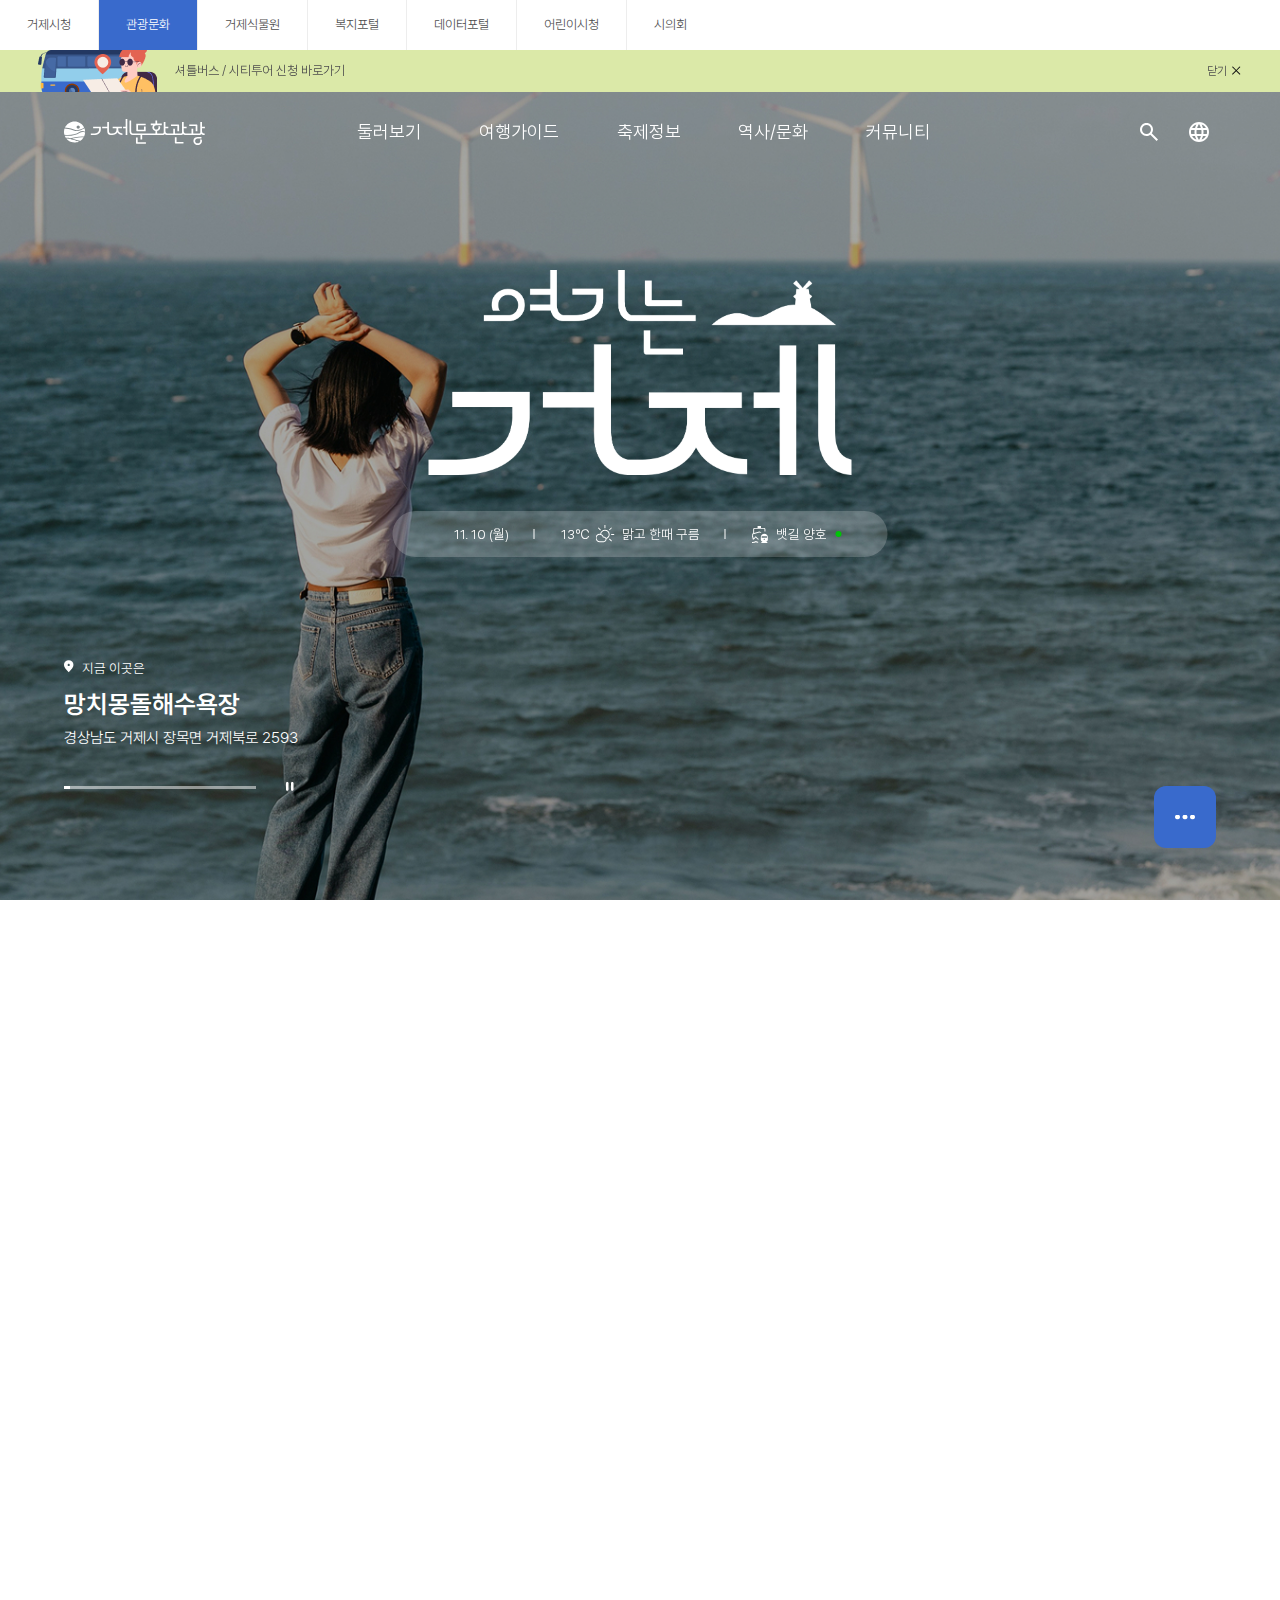
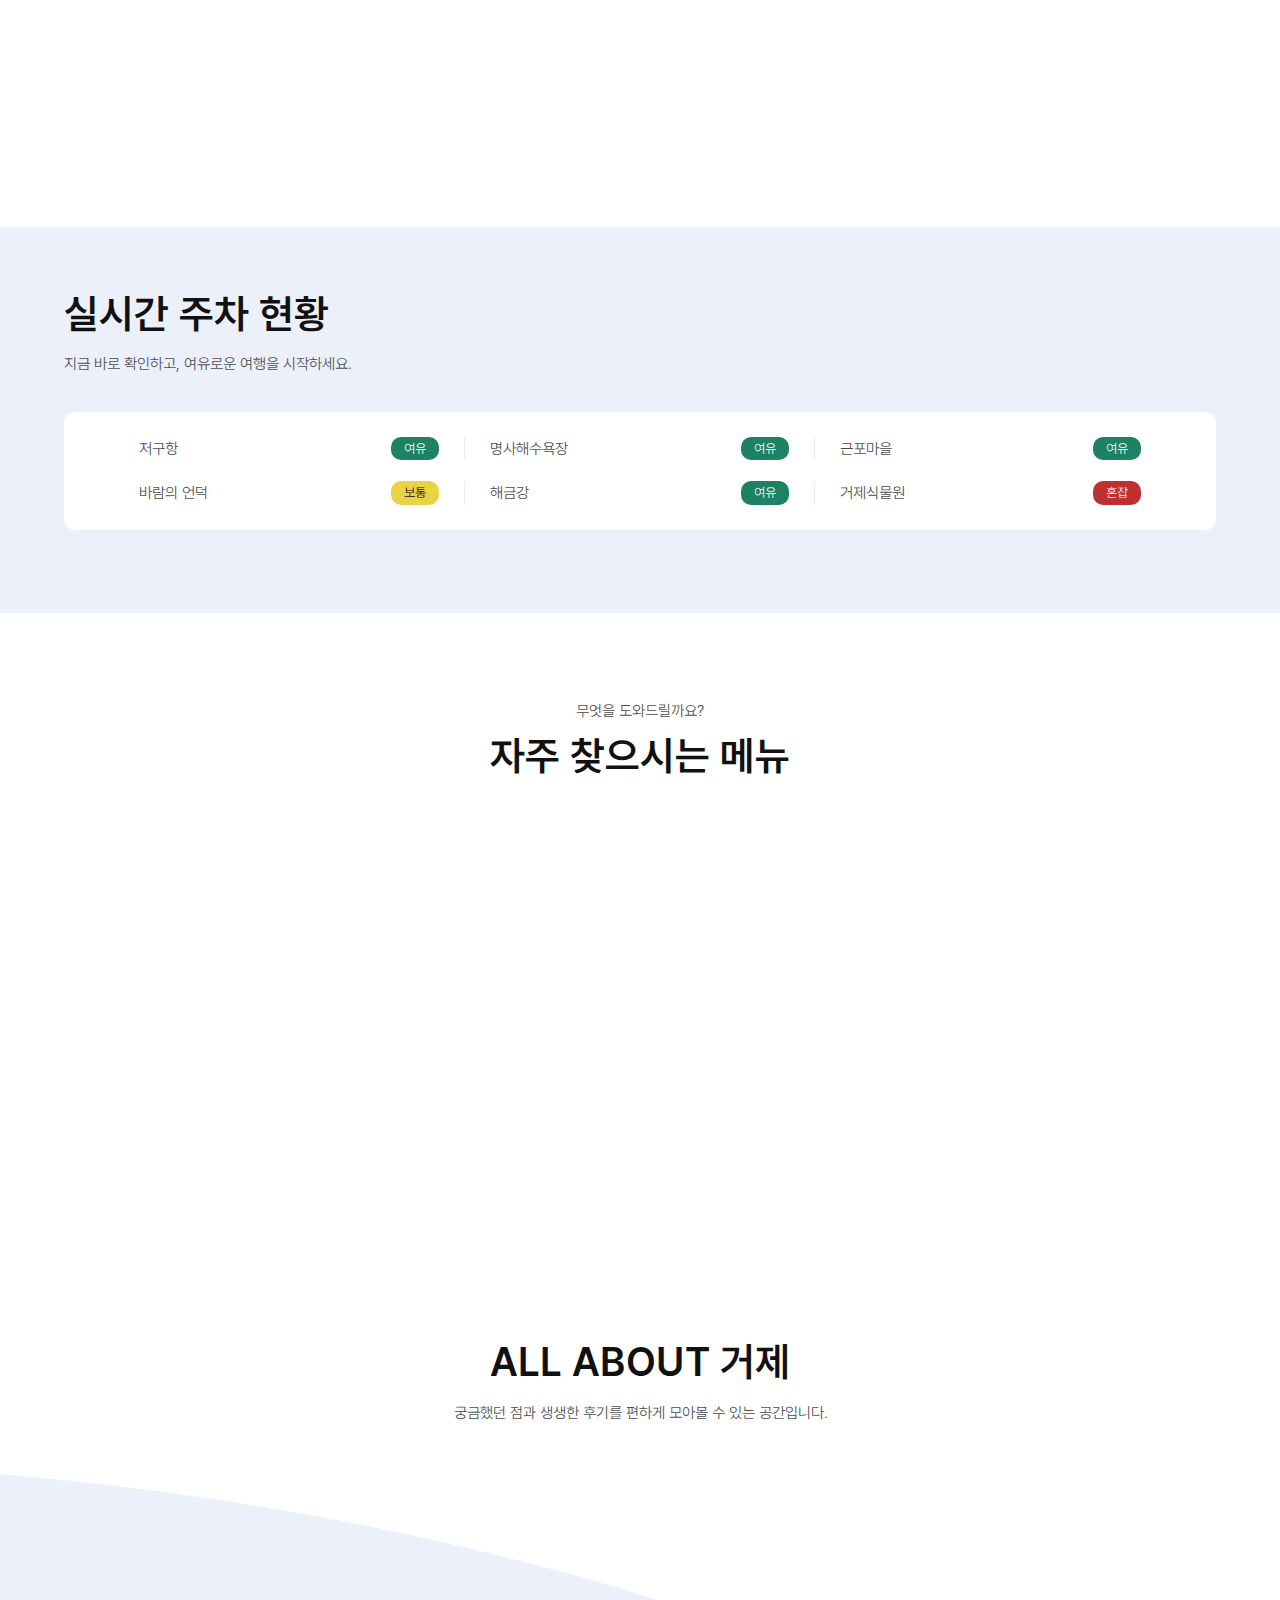
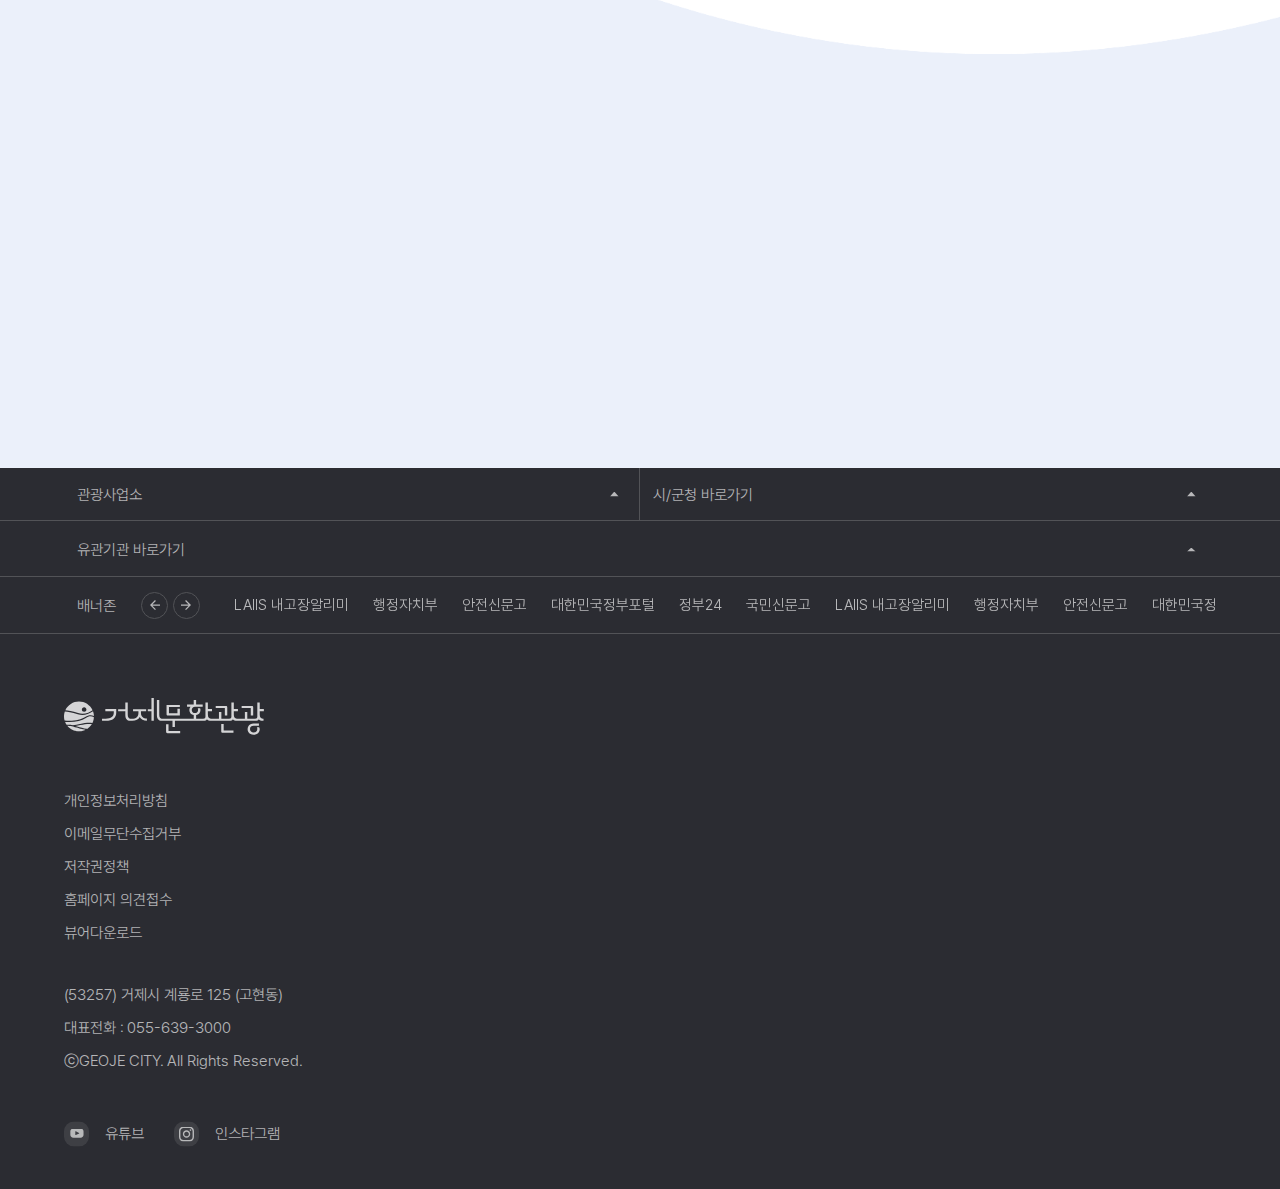
<file: geoje/index.html>
<!DOCTYPE html>
<html lang="ko">
<head>
    <meta charset="UTF-8">
    <meta name="viewport" content="width=device-width, initial-scale=1.0">
    <script src="js/jquery-3.7.1.min.js"></script>
    <script src="js/swiper-bundle.min.js"></script>
    <script src="js/aos.js"></script>
    <link rel="stylesheet" href="css/swiper-bundle.min.css">
    <link rel="stylesheet" href="css/aos.css">
    
    <!--라이브러리-->
    <script src="js/main.js"></script>
    <script src="js/common.js"></script>
    <link rel="shortcut icon" href="favicon.ico" type="image/x-icon">
    <link rel="stylesheet" href="css/main.css?v=11181156">
    <title>거제관광문화</title>
</head>
<body>
    <div id="wrap">
        <header>
            <div class="header_top">
                <div class="header_go">
                    <div class="list">
                        <ul>
                            <li><a href="#n"><span>거제시청</span></a></li>
                            <li class="curr"><a href="#n"><span>관광문화</span></a></li>
                            <li><a href="#n"><span>거제식물원</span></a></li>
                            <li><a href="#n"><span>복지포털</span></a></li>
                            <li><a href="#n"><span>데이터포털</span></a></li>
                            <li><a href="#n"><span>어린이시청</span></a></li>
                            <li><a href="#n"><span>시의회</span></a></li>
                        </ul>
                    </div><!--list-->
                </div><!--header_go-->
                <div class="header_pop">
                    <div class="swiper">
                        <ul class="swiper-wrapper">
                            <li class="swiper-slide">
                                <a href="#n">
                                    <div class="hpop_body">
                                        <div class="photo"><img src="images/common/hpop_bus.png" alt=""></div>
                                        <span>셔틀버스 / 시티투어 신청 바로가기</span>
                                    </div>
                                </a>
                            </li> 
                            <li class="swiper-slide fes">
                                <a href="#n">
                                    <div class="hpop_body">
                                        <div class="photo"><img src="images/common/hpop_fes.png" alt=""></div>
                                        <span>거제도 축제 정보 바로가기</span>
                                    </div>
                                </a>
                            </li> 
                            
                        </ul>
                    </div>
                    <div class="close">
                        <button><span> 닫기</span></button>
                    </div>
                </div><!--header_pop-->
            </div><!--header_top-->
            <div class="header_menu">
                <h1 class="logo"><span class="blind">거제관광문화</span></h1>
                <nav class="gnb">
                    <div class="gnb_open"><button><span class="blind">메뉴열기</span></button></div>
                    <div class="gnb_wrap">
                        <div class="gnb_logo"><span class="blind">거제관광문화</span></div>
                        <ul class="depth1">
                            <li class="open">
                                <a href="#n"><span>둘러보기</span></a>
                                <div class="depth2_wrap">
                                    <div class="wrapper">
                                            <div class="left_area">
                                                <h2>거제도 둘러보기</h2>
                                                <p>체험부터 맛집까지, <br>거제의 즐거움을 둘러보세요</p>
                                                <div class="photo"><img src="images/common/depth2_left.png" alt=""></div>
                                            </div>
                                            <ul class="depth2">
                                                <li class="">
                                                    <a href="#n"><span>한눈에 거제</span></a>
                                                    <ul class="depth3">
                                                        <li><a href="#n"><span>360VR체험</span></a></li>
                                                        <li><a href="#n"><span>관광전자지도</span></a></li>
                                                        <li><a href="#n"><span>관광안내지도</span></a></li>
                                                        <li><a href="#n"><span>거제카페지도</span></a></li>
                                                        <li><a href="#n"><span>무장애거제관광안내지도</span></a></li>
                                                    </ul><!--depth3-->
                                                </li>
                                                <li>
                                                    <a href="#n"><span>체험관광</span></a>
                                                    <ul class="depth3">
                                                        <li><a href="#n"><span>액티비티 체험</span></a></li>
                                                        <li><a href="#n"><span>거제체험마을</span></a></li>
                                                        <li><a href="#n"><span>테마파크</span></a></li>
                                                    </ul><!--depth3-->
                                                </li>
                                                <li> 
                                                    <a href="#n"><span>캠핑여행</span></a>
                                                    <ul class="depth3">
                                                        <li><a href="#n"><span>야영장 / 캠핑장</span></a></li>
                                                        <li><a href="#n"><span>휴양림</span></a></li>
                                                        <li><a href="#n"><span>카라반</span></a></li>
                                                    </ul><!--depth3-->
                                                </li>
                                                <li> 
                                                    <a href="#n"><span>걸어서 거제</span></a>
                                                    <ul class="depth3">
                                                        <li><a href="#n"><span>바닷길</span></a></li>
                                                        <li><a href="#n"><span>언덕길</span></a></li>
                                                        <li><a href="#n"><span>남파랑길</span></a></li>
                                                    </ul><!--depth3-->
                                                </li>
                                                <li> 
                                                    <a href="#n"><span>거제명물</span></a>
                                                    <ul class="depth3">
                                                        <li><a href="#n"><span>볼거리</span></a></li>
                                                        <li><a href="#n"><span>먹을거리</span></a></li>
                                                    </ul><!--depth3-->
                                                </li>
                                            </ul><!--depth2-->
                                    </div><!--wrapper-->
                                </div><!--depth2_wrap-->
                            </li>
                            <li>
                                <a href="#n"><span>여행가이드</span></a>
                                 <div class="depth2_wrap">
                                    <div class="wrapper">
                                            <div class="left_area">
                                                <h2>거제도 여행가이드</h2>
                                                <p>알면 알수록 다채로운<br>거제의 매력에 빠져보세요</p>
                                                <div class="photo"><img src="images/common/depth2_left_guide.png" alt=""></div>
                                            </div>
                                            <ul class="depth2">
                                                <li>
                                                    <a href="#n"><span>한눈에 거제</span></a>
                                                    <ul class="depth3">
                                                        <li><a href="#n"><span>360VR체험</span></a></li>
                                                        <li><a href="#n"><span>관광전자지도</span></a></li>
                                                        <li><a href="#n"><span>관광안내지도</span></a></li>
                                                        <li><a href="#n"><span>거제카페지도</span></a></li>
                                                        <li><a href="#n"><span>무장애거제관광안내지도</span></a></li>
                                                    </ul><!--depth3-->
                                                </li>
                                                <li>
                                                    <a href="#n"><span>체험관광</span></a>
                                                    <ul class="depth3">
                                                        <li><a href="#n"><span>액티비티 체험</span></a></li>
                                                        <li><a href="#n"><span>거제체험마을</span></a></li>
                                                        <li><a href="#n"><span>테마파크</span></a></li>
                                                    </ul><!--depth3-->
                                                </li>
                                                <li> 
                                                    <a href="#n"><span>캠핑여행</span></a>
                                                    <ul class="depth3">
                                                        <li><a href="#n"><span>야영장 / 캠핑장</span></a></li>
                                                        <li><a href="#n"><span>휴양림</span></a></li>
                                                        <li><a href="#n"><span>카라반</span></a></li>
                                                    </ul><!--depth3-->
                                                </li>
                                                <li> 
                                                    <a href="#n"><span>걸어서 거제</span></a>
                                                    <ul class="depth3">
                                                        <li><a href="#n"><span>바닷길</span></a></li>
                                                        <li><a href="#n"><span>언덕길</span></a></li>
                                                        <li><a href="#n"><span>남파랑길</span></a></li>
                                                    </ul><!--depth3-->
                                                </li>
                                                <li> 
                                                    <a href="#n"><span>거제명물</span></a>
                                                    <ul class="depth3">
                                                        <li><a href="#n"><span>볼거리</span></a></li>
                                                        <li><a href="#n"><span>먹을거리</span></a></li>
                                                    </ul><!--depth3-->
                                                </li>
                                            </ul><!--depth2-->
                                    </div><!--wrapper-->
                                </div><!--depth2_wrap-->
                            </li>
                            <li> 
                                <a href="#n"><span>축제정보</span></a>
                                 <div class="depth2_wrap">
                                    <div class="wrapper">
                                            <div class="left_area">
                                                <h2>거제도 축제정보</h2>
                                                <p>즐거움 가득한 거제도에서 <br>웃음 가득한 시간을 함께하세요</p>
                                                <div class="photo"><img src="images/common/depth2_left_fes.png" alt=""></div>
                                            </div>
                                            <ul class="depth2">
                                                <li>
                                                    <a href="#n"><span>한눈에 거제</span></a>
                                                    <ul class="depth3">
                                                        <li><a href="#n"><span>360VR체험</span></a></li>
                                                        <li><a href="#n"><span>관광전자지도</span></a></li>
                                                        <li><a href="#n"><span>관광안내지도</span></a></li>
                                                        <li><a href="#n"><span>거제카페지도</span></a></li>
                                                        <li><a href="#n"><span>무장애거제관광안내지도</span></a></li>
                                                    </ul><!--depth3-->
                                                </li>
                                                <li>
                                                    <a href="#n"><span>체험관광</span></a>
                                                    <ul class="depth3">
                                                        <li><a href="#n"><span>액티비티 체험</span></a></li>
                                                        <li><a href="#n"><span>거제체험마을</span></a></li>
                                                        <li><a href="#n"><span>테마파크</span></a></li>
                                                    </ul><!--depth3-->
                                                </li>
                                                <li> 
                                                    <a href="#n"><span>캠핑여행</span></a>
                                                    <ul class="depth3">
                                                        <li><a href="#n"><span>야영장 / 캠핑장</span></a></li>
                                                        <li><a href="#n"><span>휴양림</span></a></li>
                                                        <li><a href="#n"><span>카라반</span></a></li>
                                                    </ul><!--depth3-->
                                                </li>
                                                <li> 
                                                    <a href="#n"><span>걸어서 거제</span></a>
                                                    <ul class="depth3">
                                                        <li><a href="#n"><span>바닷길</span></a></li>
                                                        <li><a href="#n"><span>언덕길</span></a></li>
                                                        <li><a href="#n"><span>남파랑길</span></a></li>
                                                    </ul><!--depth3-->
                                                </li>
                                                <li> 
                                                    <a href="#n"><span>거제명물</span></a>
                                                    <ul class="depth3">
                                                        <li><a href="#n"><span>볼거리</span></a></li>
                                                        <li><a href="#n"><span>먹을거리</span></a></li>
                                                    </ul><!--depth3-->
                                                </li>
                                            </ul><!--depth2-->
                                    </div><!--wrapper-->
                                </div><!--depth2_wrap-->
                            </li>
                            <li> 
                                <a href="#n"><span>역사/문화</span></a>
                                 <div class="depth2_wrap">
                                    <div class="wrapper">
                                            <div class="left_area">
                                                <h2>거제도 역사/문화</h2>
                                                <p>역사와 문화의 흔적을 따라, <br>거제의 깊은 이야기를 만나보세요.</p>
                                                <div class="photo"><img src="images/common/depth2_left_his.png" alt=""></div>
                                            </div>
                                            <ul class="depth2">
                                                <li>
                                                    <a href="#n"><span>한눈에 거제</span></a>
                                                    <ul class="depth3">
                                                        <li><a href="#n"><span>360VR체험</span></a></li>
                                                        <li><a href="#n"><span>관광전자지도</span></a></li>
                                                        <li><a href="#n"><span>관광안내지도</span></a></li>
                                                        <li><a href="#n"><span>거제카페지도</span></a></li>
                                                        <li><a href="#n"><span>무장애거제관광안내지도</span></a></li>
                                                    </ul><!--depth3-->
                                                </li>
                                                <li>
                                                    <a href="#n"><span>체험관광</span></a>
                                                    <ul class="depth3">
                                                        <li><a href="#n"><span>액티비티 체험</span></a></li>
                                                        <li><a href="#n"><span>거제체험마을</span></a></li>
                                                        <li><a href="#n"><span>테마파크</span></a></li>
                                                    </ul><!--depth3-->
                                                </li>
                                                <li> 
                                                    <a href="#n"><span>캠핑여행</span></a>
                                                    <ul class="depth3">
                                                        <li><a href="#n"><span>야영장 / 캠핑장</span></a></li>
                                                        <li><a href="#n"><span>휴양림</span></a></li>
                                                        <li><a href="#n"><span>카라반</span></a></li>
                                                    </ul><!--depth3-->
                                                </li>
                                                <li> 
                                                    <a href="#n"><span>걸어서 거제</span></a>
                                                    <ul class="depth3">
                                                        <li><a href="#n"><span>바닷길</span></a></li>
                                                        <li><a href="#n"><span>언덕길</span></a></li>
                                                        <li><a href="#n"><span>남파랑길</span></a></li>
                                                    </ul><!--depth3-->
                                                </li>
                                                <li> 
                                                    <a href="#n"><span>거제명물</span></a>
                                                    <ul class="depth3">
                                                        <li><a href="#n"><span>볼거리</span></a></li>
                                                        <li><a href="#n"><span>먹을거리</span></a></li>
                                                    </ul><!--depth3-->
                                                </li>
                                            </ul><!--depth2-->
                                    </div><!--wrapper-->
                                </div><!--depth2_wrap-->
                            </li>
                            <li> 
                                <a href="#n"><span>커뮤니티</span></a>
                                 <div class="depth2_wrap">
                                    <div class="wrapper">
                                            <div class="left_area">
                                                <h2>거제도 커뮤니티</h2>
                                                <p>공지, 문의, 참여 서비스 등 <br>다양한 커뮤니티 정보를 제공합니다.</p>
                                                <div class="photo"><img src="images/common/depth2_left_com.png" alt=""></div>
                                            </div>
                                            <ul class="depth2">
                                                <li>
                                                    <a href="#n"><span>한눈에 거제</span></a>
                                                    <ul class="depth3">
                                                        <li><a href="#n"><span>360VR체험</span></a></li>
                                                        <li><a href="#n"><span>관광전자지도</span></a></li>
                                                        <li><a href="#n"><span>관광안내지도</span></a></li>
                                                        <li><a href="#n"><span>거제카페지도</span></a></li>
                                                        <li><a href="#n"><span>무장애거제관광안내지도</span></a></li>
                                                    </ul><!--depth3-->
                                                </li>
                                                <li>
                                                    <a href="#n"><span>체험관광</span></a>
                                                    <ul class="depth3">
                                                        <li><a href="#n"><span>액티비티 체험</span></a></li>
                                                        <li><a href="#n"><span>거제체험마을</span></a></li>
                                                        <li><a href="#n"><span>테마파크</span></a></li>
                                                    </ul><!--depth3-->
                                                </li>
                                                <li> 
                                                    <a href="#n"><span>캠핑여행</span></a>
                                                    <ul class="depth3">
                                                        <li><a href="#n"><span>야영장 / 캠핑장</span></a></li>
                                                        <li><a href="#n"><span>휴양림</span></a></li>
                                                        <li><a href="#n"><span>카라반</span></a></li>
                                                    </ul><!--depth3-->
                                                </li>
                                                <li> 
                                                    <a href="#n"><span>걸어서 거제</span></a>
                                                    <ul class="depth3">
                                                        <li><a href="#n"><span>바닷길</span></a></li>
                                                        <li><a href="#n"><span>언덕길</span></a></li>
                                                        <li><a href="#n"><span>남파랑길</span></a></li>
                                                    </ul><!--depth3-->
                                                </li>
                                                <li> 
                                                    <a href="#n"><span>거제명물</span></a>
                                                    <ul class="depth3">
                                                        <li><a href="#n"><span>볼거리</span></a></li>
                                                        <li><a href="#n"><span>먹을거리</span></a></li>
                                                    </ul><!--depth3-->
                                                </li>
                                            </ul><!--depth2-->
                                    </div><!--wrapper-->
                                </div><!--depth2_wrap-->
                            </li>
                        </ul><!--depth1-->
                        <div class="gnb_close"><button><span class="blind">메뉴 닫기</span></button></div>
                    </div><!--gnb_wrap-->
                </nav>
                <div class="util">
                    <div class="popup">
                        <button><span class="blind">팝업열기</span></button>
                    </div>
                    <div class="search">
                        <button><span class="blind">검색열기</span></button>
                    </div>
                    <div class="lang">
                        <button><span class="blind">언어열기</span></button>
                    </div>
                </div>
            </div>
        </header><!--header-->
        <div class="main">
            <section class="visual">
                <h2 class="blind">팝업</h2>
                <div class="visual_util">
                    <div class="visual_logo">
                        <div class="photo"><img src="images/main/visual_logo.png" alt="여기는 거제"></div>
                    </div>
                    <div class="list">
                        <ul>
                            <li class="date">
                                <span>11. 10 (월)</span>
                            </li>
                            <li class="weather">
                                <span class="tem">13℃</span>
                                <span>맑고 한때 구름</span>
                            </li>
                            <li  class="ship">
                                <span>뱃길 양호</span>
                            </li>
                        </ul>
                    </div>
                  
                </div>
                <div class="swiper">
                    <div class="swiper-wrapper">
                        <div class="swiper-slide bg1">
                            <div class="wrapper">
                                <div class="txt">
                                    <strong>지금 이곳은</strong>
                                    <h3>망치몽돌해수욕장</h3>
                                    <span>경상남도 거제시 장목면 거제북로 2593</span>
                                </div>
                            </div>
                        </div>
                        <div class="swiper-slide bg2">
                            <div class="wrapper">
                                <div class="txt">
                                    <strong>지금 이곳은</strong>
                                    <h3>외도 보타니아</h3>
                                    <span>경상남도 거제시 일운면 외도길 17 외도해상농원</span>
                                </div>
                            </div>
                        </div>
                        <div class="swiper-slide bg3">
                            <div class="wrapper">
                                <div class="txt">
                                    <strong>지금 이곳은</strong>
                                    <h3>바람의 언덕</h3>
                                    <span>경상남도 거제시 남부면 갈곶리</span>
                                </div>
                            </div>
                        </div>
                    </div>
                </div>
                <div class="ctrl_btn">
                    <div class="paging_bar">
                        <span></span>
                    </div>
                    <div class="stop"><button><span class="blind">일시정지</span></button></div>
                    <div class="play"><button><span class="blind">다시재생</span></button></div>
                </div>
            </section><!--visual-->
            <section class="spot " data-aos="fade-up">
                <div class="spot_wrap">
                    <div class="spot_map">
                        <div class="map">
                            <img src="images/main/spot_map_bg.png" alt="">
                            <div class="txt">
                                <button class="castle" data-name="castle"><span>거제 매미성</span></button>
                                <button class="park" data-name="park"><span>거제포로수용소유적공원 <br>&평화파크</span></button>
                                <button class="plant" data-name="plant"><span>거제 식물원</span></button>
                                <button class="island" data-name="island"><span>지심도</span></button>
                                <button class="cape" data-name="cape"><span>공곶이&내도</span></button>
                                <button class="beach" data-name="beach"><span>학동 흑진주 <br>몽돌해변</span></button>
                                <button class="botania" data-name="botania"><span>외도 보타니아</span></button>
                                <button class="wind" data-name="wind"><span>바람의 언덕</span></button>
                            </div>
                        </div>
                    </div><!--spot_map-->
                    <div class="spot_list">
                        <div class="tit">
                                <h2>거제, 어디 가볼까?</h2>
                                <p>거제의 대표 관광 명소들을 살펴보세요</p>
                        </div>
                        <div class="list">
                            <div class="swiper"> <!-- 팝업의 높이와 넓이를 css에서 줄 수 있는 요소 -->
                                <ul class="swiper-wrapper"> <!-- 각 팝업 콘텐츠를 감싸는 요소 -->
                                    <li class="swiper-slide"  data-name="beach">  
                                        <div class="photo">
                                            <img src="images/main/spot_list01.jpg" alt="">
                                            <div class="cate"><span>동부면</span></div>
                                        </div>
                                        <div class="list_tit">
                                            <h3>학동 흑진주 몽돌해변</h3>
                                            <p>거제시 동부면 학동리 276-5번지</p>
                                            <span>흑진주 같은 검은 몽돌로 이루어진 해변으로 전국에서 가장 아름다운 해변으로 꼽히고 있다.</span>
                                            <a href="#n" class="more">더 알아보기</a>
                                        </div>
                                    </li> <!-- 팝업 요소들 (div로 해도 상관없음) -->
                                    <li class="swiper-slide" data-name="wind"> 
                                        <div class="photo">
                                            <img src="images/main/spot_list02.jpg" alt="">
                                            <div class="cate"><span>남부면</span></div>
                                        </div>
                                        <div class="list_tit">
                                            <h3>바람의 언덕</h3>
                                            <p>거제시 남부면 갈곶리 14-47번지</p>
                                            <span>거제시 남부면 갈곶리 도장포 마을의 북쪽에 자리 잡은 나지막한 언덕이 바로 바람의 언덕이다.</span>
                                            <a href="#n" class="more">더 알아보기</a>
                                        </div>
                                    </li> <!-- 팝업 요소들 (div로 해도 상관없음) -->
                                    <li class="swiper-slide" data-name="botania"> 
                                        <div class="photo">
                                            <img src="images/main/spot_list03.jpg" alt="">
                                            <div class="cate"><span>일운면</span></div>
                                        </div>
                                        <div class="list_tit">
                                            <h3>외도 보타니아</h3>
                                            <p>거제시 일운면 외도길 17</p>
                                            <span>외도는 거제의 60여개의 무인도 중 하나로 한 부부가 꽃과 나무에 대한 사랑과 정성으로 척박하고 외로운 바위섬을 식물원으로</span>
                                            <a href="#n" class="more">더 알아보기</a>
                                        </div>
                                    </li> <!-- 팝업 요소들 (div로 해도 상관없음) -->
                                    <li class="swiper-slide" data-name="cape"> 
                                        <div class="photo">
                                            <img src="images/main/spot_list04.jpg" alt="">
                                            <div class="cate"><span>일운면</span></div>
                                        </div>
                                        <div class="list_tit">
                                            <h3>공곶이&내도</h3>
                                            <p>거제시 일운면 와현리 94-2</p>
                                            <span>거제시의 동남쪽에 위치하며 와현해수욕장 너머, 예구마을에서도 능선을 하나 더 넘어 산비탈에서 서면 마치 산 뒤에 숨어 있는 공곶이가 보이고, 맞은편에 내도가 자리 잡고 있으며, 저 멀리 해금강이 보인다.</span>
                                            <a href="#n" class="more">더 알아보기</a>
                                        </div>
                                    </li> <!-- 팝업 요소들 (div로 해도 상관없음) -->
                                    <li class="swiper-slide" data-name="island"> 
                                        <div class="photo">
                                            <img src="images/main/spot_list05.jpg" alt="">
                                            <div class="cate"><span>일운면</span></div>
                                        </div>
                                        <div class="list_tit">
                                            <h3>지심도</h3>
                                            <p>거제시 일운면 옥림리 산1번지</p>
                                            <span>일운면 지세포 동쪽 6㎞ 지점에 위치하고 있고, 남북이 긴 사각형 모양으로 하늘에서 내려다본 섬의 모양이 ‘마음 심(心)’자를 닮았다고 하여 붙여진 이름이다. 섬 전체가 거의 동백나무로 뒤덮여 있다. 남쪽 해안에 해식애가 발달해 있고, 면적은 0.36㎢, 해안선은 3.7㎞m이다.</span>
                                            <a href="#n" class="more">더 알아보기</a>
                                        </div>
                                    </li> <!-- 팝업 요소들 (div로 해도 상관없음) -->
                                    <li class="swiper-slide" data-name="plant"> 
                                        <div class="photo">
                                            <img src="images/main/spot_list06.jpg" alt="">
                                            <div class="cate"><span>거제면</span></div>
                                        </div>
                                        <div class="list_tit">
                                            <h3>거제 식물원</h3>
                                            <p>경남 거제시 거제면 거제남서로 3595</p>
                                            <span>거제 식물원은 지역의 식물 생태계를 비롯하여 열대, 난대, 온대 등 다양한 환경의 식물을 한눈에 관찰하고 체험해볼 수 있는 고품격 체험 연구·전시·교육·휴식의 공간이다.</span>
                                            <a href="#n" class="more">더 알아보기</a>
                                        </div>
                                    </li> <!-- 팝업 요소들 (div로 해도 상관없음) -->
                                    <li class="swiper-slide" data-name="park"> 
                                        <div class="photo">
                                            <img src="images/main/spot_list07.jpg" alt="">
                                            <div class="cate"><span>거제면</span></div>
                                        </div>
                                        <div class="list_tit">
                                            <h3>거제포로수용소유적공원</h3>
                                            <p> 거제시 계룡로 61(고현동)</p>
                                            <span>1950년 6월 25일 새벽 4시, 북한군의 남침으로 시작된 한국전쟁으로 수많은 포로들이 생겼고, 이들을 수용하기 위한 장소가 필요하여 1951년부터 거제도 고현, 수월지구를 중심으로 포로수용소가 설치되었다.</span>
                                            <a href="#n" class="more">더 알아보기</a>
                                        </div>
                                    </li> <!-- 팝업 요소들 (div로 해도 상관없음) -->
                                    <li class="swiper-slide" data-name="castle"> 
                                        <div class="photo">
                                            <img src="images/main/spot_list08.jpg" alt="">
                                            <div class="cate"><span>장목면</span></div>
                                        </div>
                                        <div class="list_tit">
                                            <h3>거제 매미성</h3>
                                            <p>  경남 거제시 장목면 복항길 29</p>
                                            <span>매미성은 2003년 태풍 매미로 경작지를 잃은 시민 백순삼 씨가 자연재해로부터 작물을 지키기 위해 오랜시간 홀로 쌓아올린 벽이다.
                                                바닷가 근처에 네모 반듯한 돌을 쌓고 시멘트로 메우길 반복한 것이 이제는 유럽 중세시대를 연상케 하는 성이 되었다.</span>
                                            <a href="#n" class="more">더 알아보기</a>
                                        </div>
                                    </li> <!-- 팝업 요소들 (div로 해도 상관없음) -->
                                </ul>
                            </div>
                        </div><!--list-->
                    </div><!--spot_list-->
                </div><!--spot_wrap-->
            </section><!--spot-->
            <section class="parking">
                <div class="wrapper">
                    <div class="tit">
                        <h2>실시간 주차 현황</h2>
                        <p> 지금 바로 확인하고, 여유로운 여행을 시작하세요.</p>
                    </div>
                    <div class="list">
                        <ul>
                            <li> 
                                <span>저구항</span>
                                <span class="status">여유</span>
                            </li>
                            <li> 
                                <span>명사해수욕장</span>
                                <span class="status">여유</span>
                            </li>
                            <li> 
                                <span>근포마을</span>
                                <span class="status">여유</span>
                            </li>
                            <li> 
                                <span>바람의 언덕</span>
                                <span class="status yellow">보통</span>
                            </li>
                            <li> 
                                <span>해금강</span>
                                <span class="status">여유</span>
                            </li>
                            <li> 
                                <span>거제식물원</span>
                                <span class="status red">혼잡</span>
                            </li>
                            
                        </ul>
                    </div>
                </div>
            </section><!--parking-->
            <section class="service">
                <div class="wrapper">
                    <div class="tit">
                        <strong>무엇을 도와드릴까요?</strong>
                        <h2>자주 찾으시는 메뉴</h2>
                    </div>
                    <div class="service_box">
                        <div class="left"  data-aos="fade-up" >
                            <div class="txt">
                                <h3>관광정보 바로가기</h3>
                                <p>관광지도 / 관람지 요금 / 여행사 / 문화관광해설</p>
                            </div>
                            <div class="photo"><img src="images/main/service_left.png" alt="" class="pc_only"><img src="images/main/service_left_mo.png" alt="" class="mo_only"></div>
                            <div class="more"><a href="#n"><span>페이지 이동</span></a></div>
                        </div>
                        <div class="right" data-aos="fade-up"  data-aos-delay="500">
                            <div class="txt">
                                <h3>교통정보 바로가기</h3>
                                <p>렌터카 신청 / 교통약자 택시 신청</p>
                            </div>
                            <div class="photo"><img src="images/main/service_right.png" alt=""></div>
                            <div class="more"><a href="#n"><span>페이지 이동</span></a></div>
                        </div>
                    </div>
                </div>
            </section><!--service-->
            <section class="community">
                <div class="wrapper">
                    <div class="tit">
                        <h2>ALL ABOUT 거제</h2>
                        <p>궁금했던 점과 생생한 후기를 편하게 모아볼 수 있는 공간입니다.</p>
                    </div>
                    <div class="comm_box">
                        <div class="qna" data-aos="fade-up"> 
                            <div class="txt">
                                <h3>거제 Q&A</h3>
                                <p>여행자들이 남긴 질문과 답변을 모아둔 공간입니다.</p>
                                
                            </div>
                            <div class="list">
                                <ul>
                                    <li> 
                                        <a href="#n">
                                            <h4>불멍 가능한 장소 문의</h4>
                                            <div class="date"><span>25.11.06</span></div>
                                        </a>
                                    </li>
                                    <li> 
                                        <a href="#n">
                                            <h4>거제여행 가이드북 신청합니다.</h4>
                                            <div class="date"><span>25.11.06</span></div>
                                        </a>
                                    </li>
                                    <li> 
                                        <a href="#n">
                                            <h4>매미성 인근 가게연락처 알수있을까요</h4>
                                            <div class="date"><span>25.11.04</span></div>
                                        </a>
                                    </li>
                                    <li> 
                                        <a href="#n">
                                            <h4>2025년 학동 불꽃 축제 언제 하나요?</h4>
                                            <div class="date"><span>25.10.22</span></div>
                                        </a>
                                    </li>
                                </ul>
                            </div>
                            <div class="more"><a href="#n"><span class="blind">더보기</span></a></div>
                        </div>
                        <div class="review" data-aos="fade-up" data-aos-delay="300"> 
                            <div class="txt">
                                <h3>여행후기</h3>
                                <p>여행 중 느꼈던 순간과 팁을 자유롭게 나누는 곳입니다.</p>
                                
                            </div>
                            <div class="list"> 
                                <ul>
                                    <li> 
                                        <a href="#n">
                                            <h4>거제포로문화유적지</h4>
                                            <div class="date"><span>25.10.11</span></div>
                                        </a>
                                    </li>
                                    <li> 
                                        <a href="#n">
                                            <h4>남부면 해금강로 270 해금강유람선</h4>
                                            <div class="date"><span>25.08.11</span></div>
                                        </a>
                                    </li>
                                    <li> 
                                        <a href="#n">
                                            <h4>낙도 방랑기</h4>
                                            <div class="date"><span>25.07.25</span></div>
                                        </a>
                                    </li>
                                    <li> 
                                        <a href="#n">
                                            <h4>거제도 포로수용소 후기</h4>
                                            <div class="date"><span>25.02.28</span></div>
                                        </a>
                                    </li>
                                </ul>
                            </div>
                            <div class="more"><a href="#n"><span class="blind">더보기</span></a></div>
                        </div>
                        <div class="report" data-aos="fade-up" data-aos-delay="600"> 
                            <div class="txt">
                                <h3>관광불편신고</h3>
                                <p>여행 중 겪은 크고 작은 불편을 전달하는 곳입니다.</p>
                                
                            </div>
                            <div class="list"> 
                                <ul>
                                    <li> 
                                        <a href="#n">
                                            <h4>장평순환버스 기사님 칭찬</h4>
                                            <div class="date"><span>25.11.13</span></div>
                                        </a>
                                    </li>
                                    <li> 
                                        <a href="#n">
                                            <h4>132번 시간표 수정</h4>
                                            <div class="date"><span>25.10.26</span></div>
                                        </a>
                                    </li>
                                    <li> 
                                        <a href="#n">
                                            <h4>바람의 언덕 카페 신용카드 취소 불가</h4>
                                            <div class="date"><span>25.10.13</span></div>
                                        </a>
                                    </li>
                                    <li> 
                                        <a href="#n">
                                            <h4>거제사랑상품권은 식당 사용이 왜 안될까요??</h4>
                                            <div class="date"><span>25.10.09</span></div>
                                        </a>
                                    </li>
                                </ul>
                            </div>
                            <div class="more"><a href="#n"><span class="blind">더보기</span></a></div>
                        </div>
                    </div>
                </div>
            </section><!--community-->
        </div><!--main-->
        <footer>
            <div class="f_button">
                <div class="wrapper">
                    <div class="list">
                        <div class="inner">
                            <div class="tour">
                                <button><span>관광사업소</span></button>
                                <div class="tour_wrap">
                                    <ul>
                                        <li><a href="#n"><span>기획예산담당관</span></a></li>
                                        <li><a href="#n"><span>감사법무담당관</span></a></li>
                                        <li><a href="#n"><span>홍보담당관</span></a></li>
                                        <li><a href="#n"><span>시정혁신담당관</span></a></li>
                                        <li><a href="#n"><span>미래전략과</span></a></li>
                                        <li><a href="#n"><span>조선산업일자리과</span></a></li>
                                        <li><a href="#n"><span>생활경제과</span></a></li>
                                        <li><a href="#n"><span>도시재생과</span></a></li>
                                        <li><a href="#n"><span>해양항만과</span></a></li>
                                        <li><a href="#n"><span>바다자원과</span></a></li>
                                        <li><a href="#n"><span>행정과</span></a></li>
                                        <li><a href="#n"><span>세무과</span></a></li>
                                    </ul>
                                </div>
                            </div>
                            <div class="city">
                                <button><span>시/군청 바로가기</span></button>
                                <div class="city_wrap">
                                    <ul>
                                        <li><a href="#n"><span>경상남도청</span></a></li>
                                        <li><a href="#n"><span>창원시</span></a></li>
                                        <li><a href="#n"><span>진주시</span></a></li>
                                        <li><a href="#n"><span>통영시</span></a></li>
                                        <li><a href="#n"><span>사천시</span></a></li>
                                        <li><a href="#n"><span>김해시</span></a></li>
                                        <li><a href="#n"><span>밀양시</span></a></li>
                                        <li><a href="#n"><span>양산시</span></a></li>
                                        <li><a href="#n"><span>의령군</span></a></li>
                                        <li><a href="#n"><span>함안군</span></a></li>
                                    </ul>
                                </div>
                            </div>
                        </div>
                        <div class="related">
                            <button><span>유관기관 바로가기</span></button>
                            <div class="related_wrap">
                                <ul>
                                    <li><a href="#n"><span>거제시 의회</span></a></li>
                                    <li><a href="#n"><span>공직자재산등록</span></a></li>
                                    <li><a href="#n"><span>거제시여성인력개발센터</span></a></li>
                                    <li><a href="#n"><span>청소년수련관</span></a></li>
                                    <li><a href="#n"><span>거제자연휴양림 청마기념관</span></a></li>
                                    <li><a href="#n"><span>거제시영어마을</span></a></li>
                                    <li><a href="#n"><span>거제포로수용소유적공원</span></a></li>
                                    <li><a href="#n"><span>옥포종합사회복지관</span></a></li>
                                    <li><a href="#n"><span>거제시종합사회복지관</span></a></li>
                                </ul>
                            </div>
                        </div>
                        <div class="banner">
                            <div class="tit"><span>배너존</span></div>
                            <div class="ctrl_btn">
                                <button class="prev"><span class="blind">이전</span></button>
                                <button class="next"><span class="blind">다음</span></button>
                            </div>
                            <div class="banner_list">
                                <div class="swiper"> 
                                    <ul class="swiper-wrapper"> 
                                        <li class="swiper-slide"><a href="#n"><span>LAIIS 내고장알리미</span></a></li> 
                                        <li class="swiper-slide"><a href="#n"><span>행정자치부</span></a></li> 
                                        <li class="swiper-slide"><a href="#n"><span>안전신문고</span></a></li> 
                                        <li class="swiper-slide"><a href="#n"><span>대한민국정부포털</span></a></li> 
                                        <li class="swiper-slide"><a href="#n"><span>정부24</span></a></li> 
                                        <li class="swiper-slide"><a href="#n"><span>국민신문고</span></a></li> 
                                    </ul>
                                </div>
                            </div>
                        </div>
                    </div><!--list-->
                </div><!--wrapper-->
            </div><!--f_button-->
            <div class="wrapper">
                <div class="f_logo">
                    <span class="blind">거제관광문화</span>
                </div>
                <div class="f_nav">
                    <ul>
                        <li><a href="#n"><span>개인정보처리방침</span></a></li>
                        <li><a href="#n"><span>이메일무단수집거부</span></a></li>
                        <li><a href="#n"><span>저작권정책</span></a></li>
                        <li><a href="#n"><span>홈페이지 의견접수</span></a></li>
                        <li><a href="#n"><span>뷰어다운로드</span></a></li>
                    </ul>
                </div>
                <div class="f_info">
                    <div class="adress">(53257) 거제시 계룡로 125 (고현동)</div>
                    <div class="tel"><span>대표전화 : 055-639-3000</span></div>
                </div>
                <div class="copyright">ⓒGEOJE CITY. All Rights Reserved.</div>
                <div class="f_util">
                    <div class="youtube"><a href="#n"><span>유튜브</span></a></div>
                    <div class="instagram"><a href="#n"><span>인스타그램</span></a></div>
                </div>
            </div>
        </footer><!--footer-->
        <aside class="quick">
            <button class="quick_open">
                <span class="blind">퀵메뉴 열기</span>
            </button>
            <div class="quick_wrap">
                <ul>
                    <li class="bus"><a href="">교통정보</a></li>
                    <li class="map"><a href="">오시는길</a></li>
                    <li class="top"><button class="top">위로가기</button></li>
                </ul>
            </div>
            <button class="quick_close"><span class="blind">퀵메뉴 닫기</span></button>
        </aside>
    </div><!--wrap-->
</body>
</html>
</file>
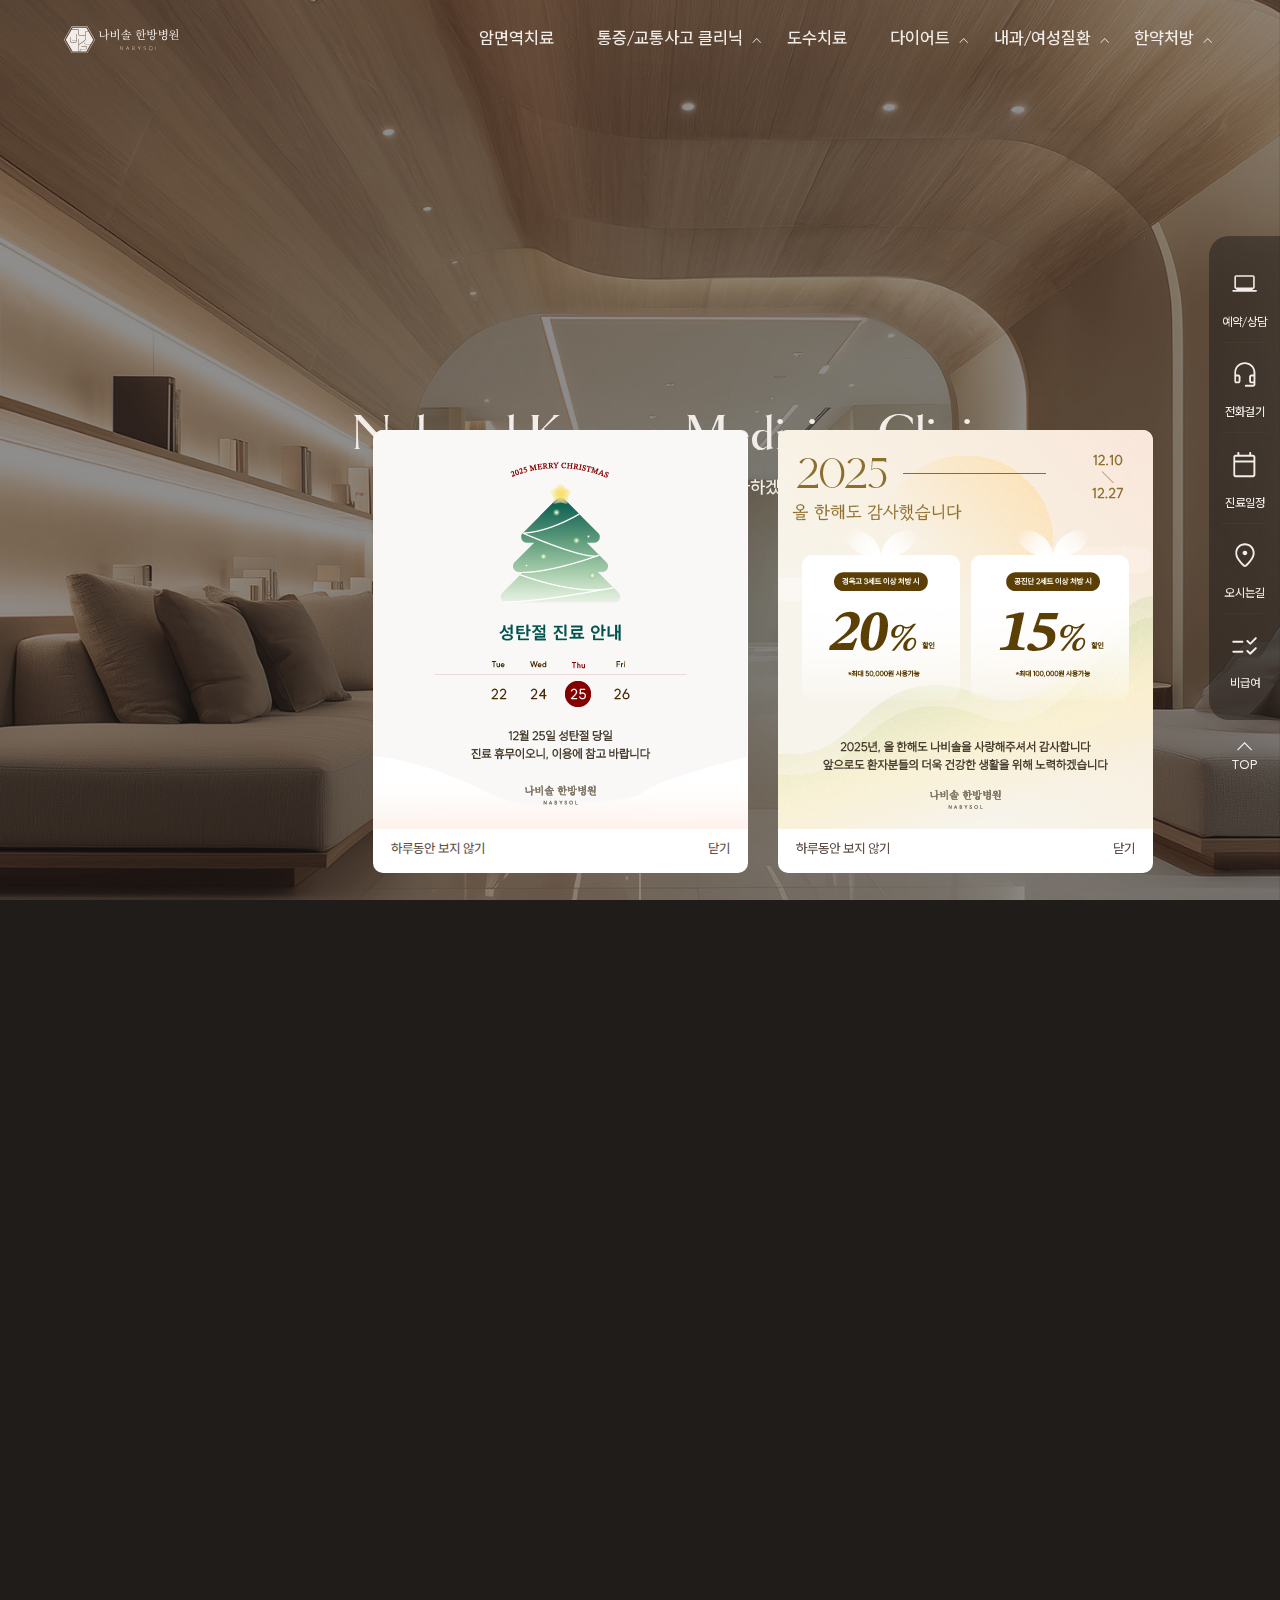
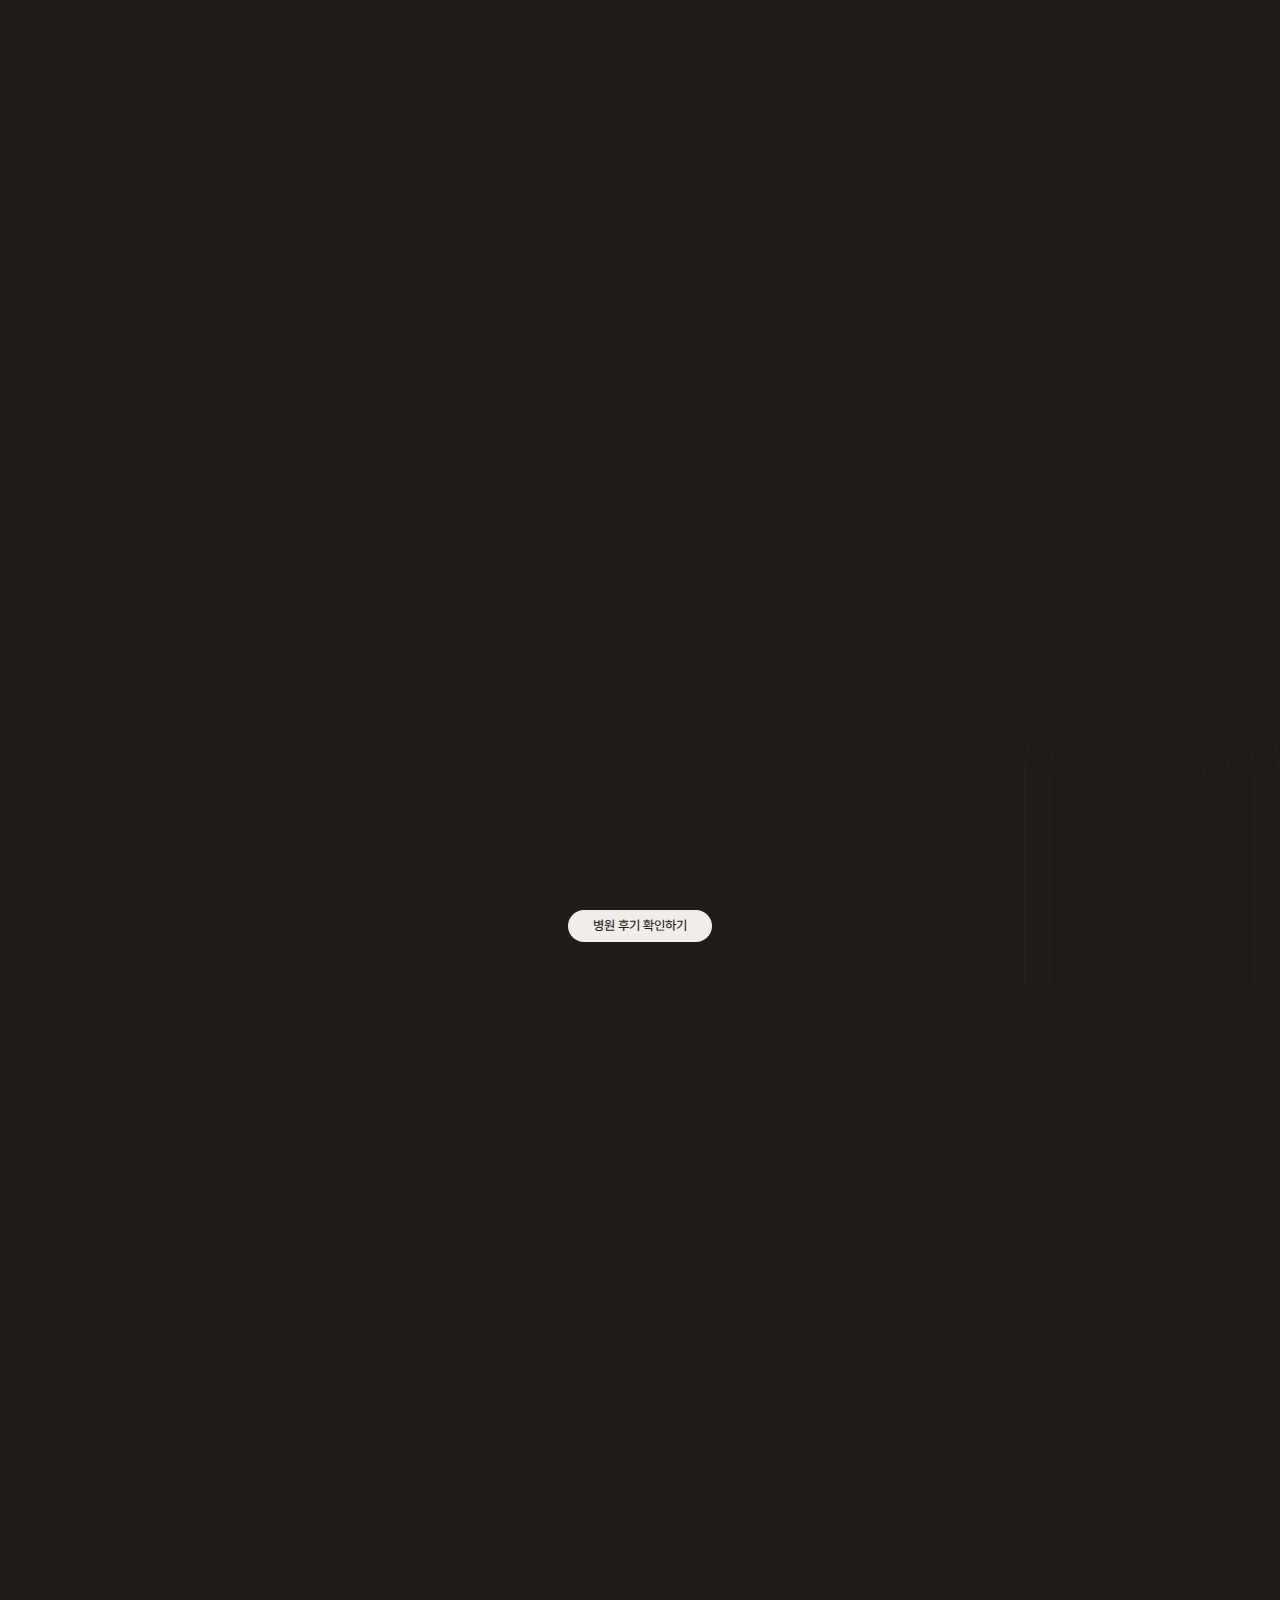
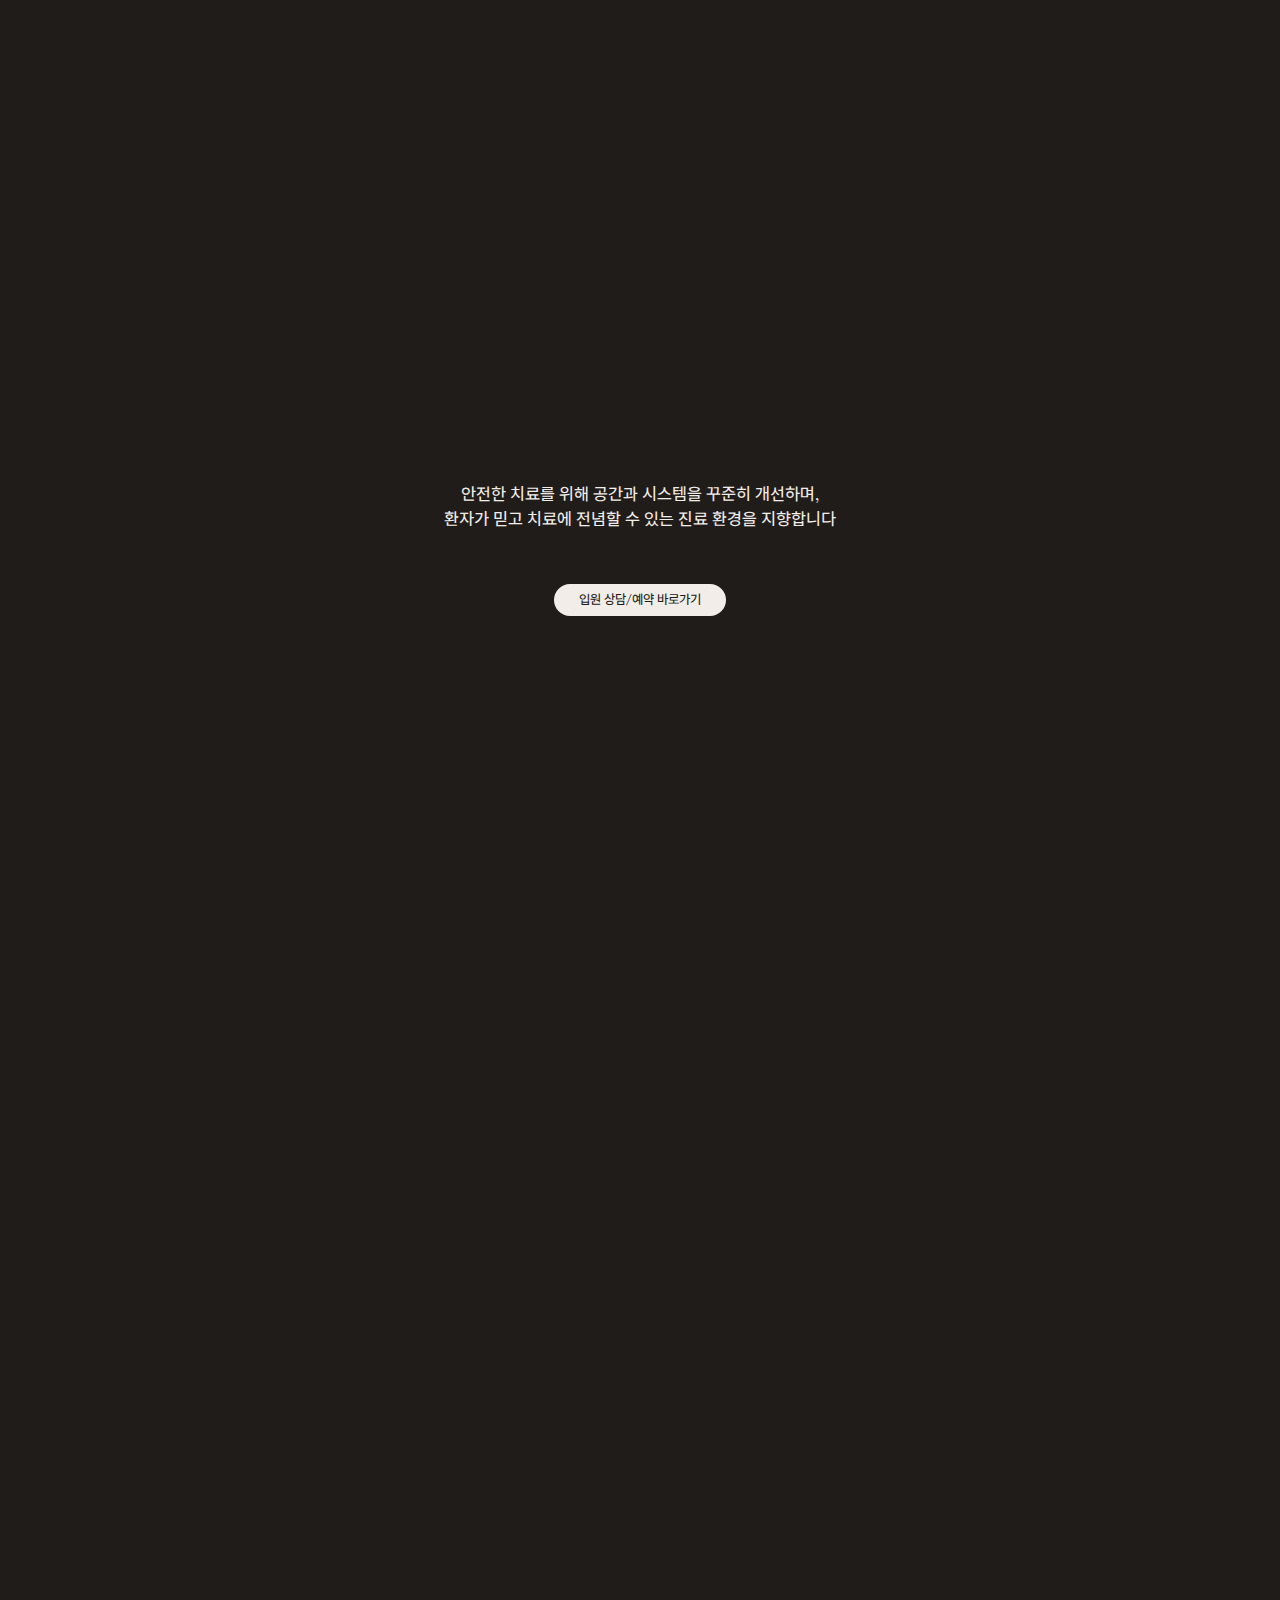
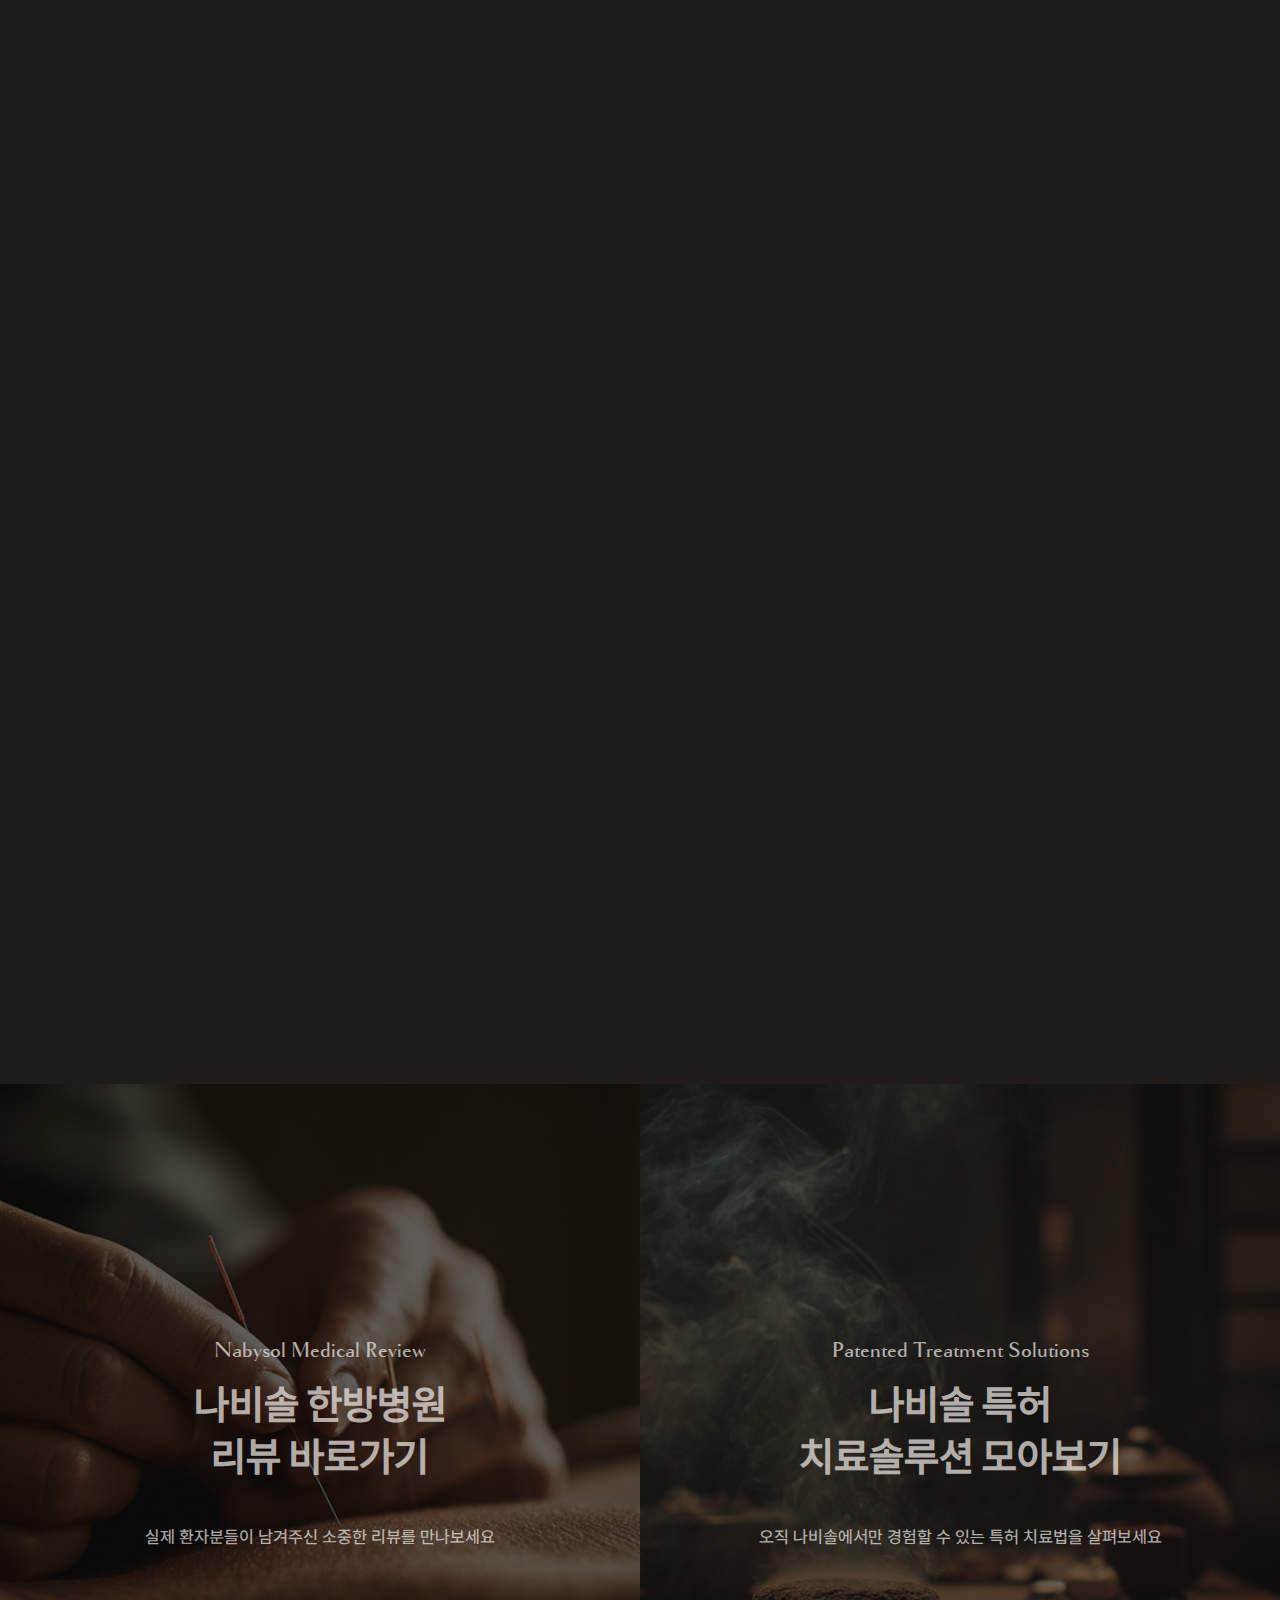
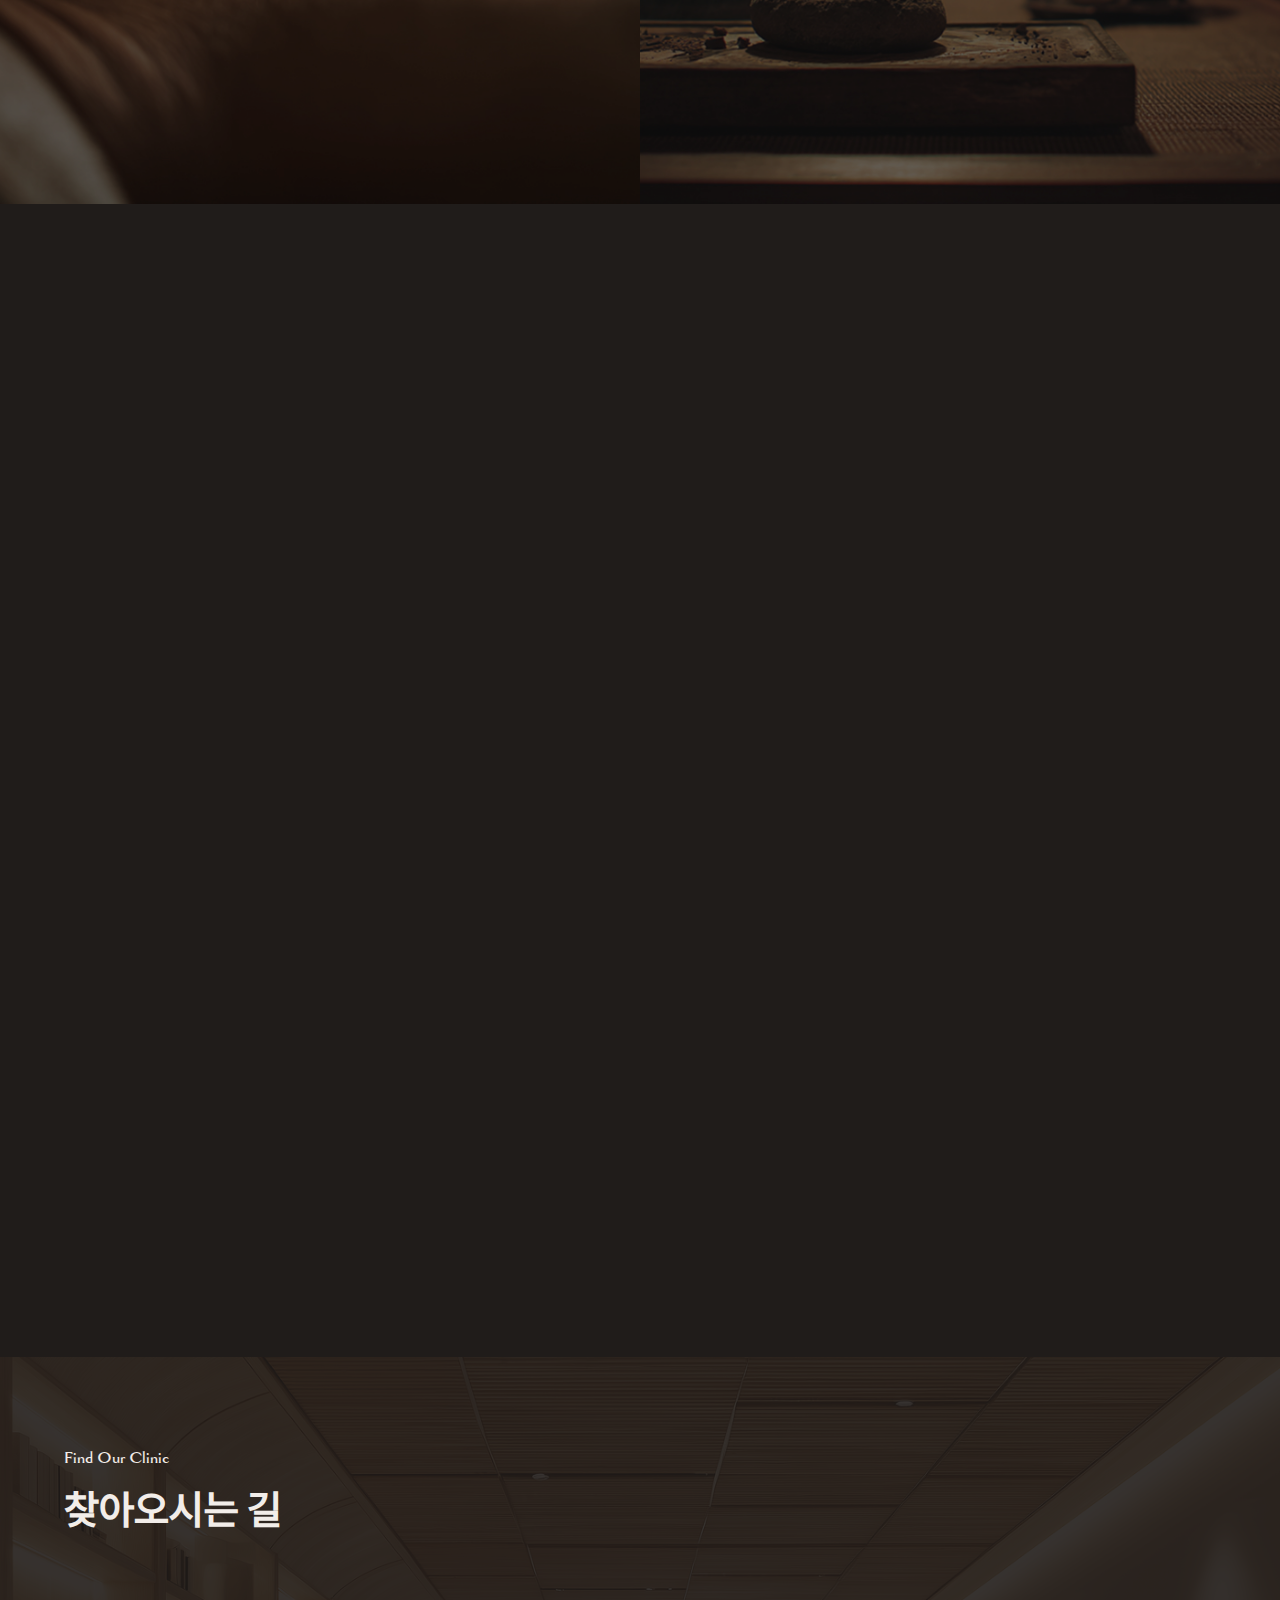
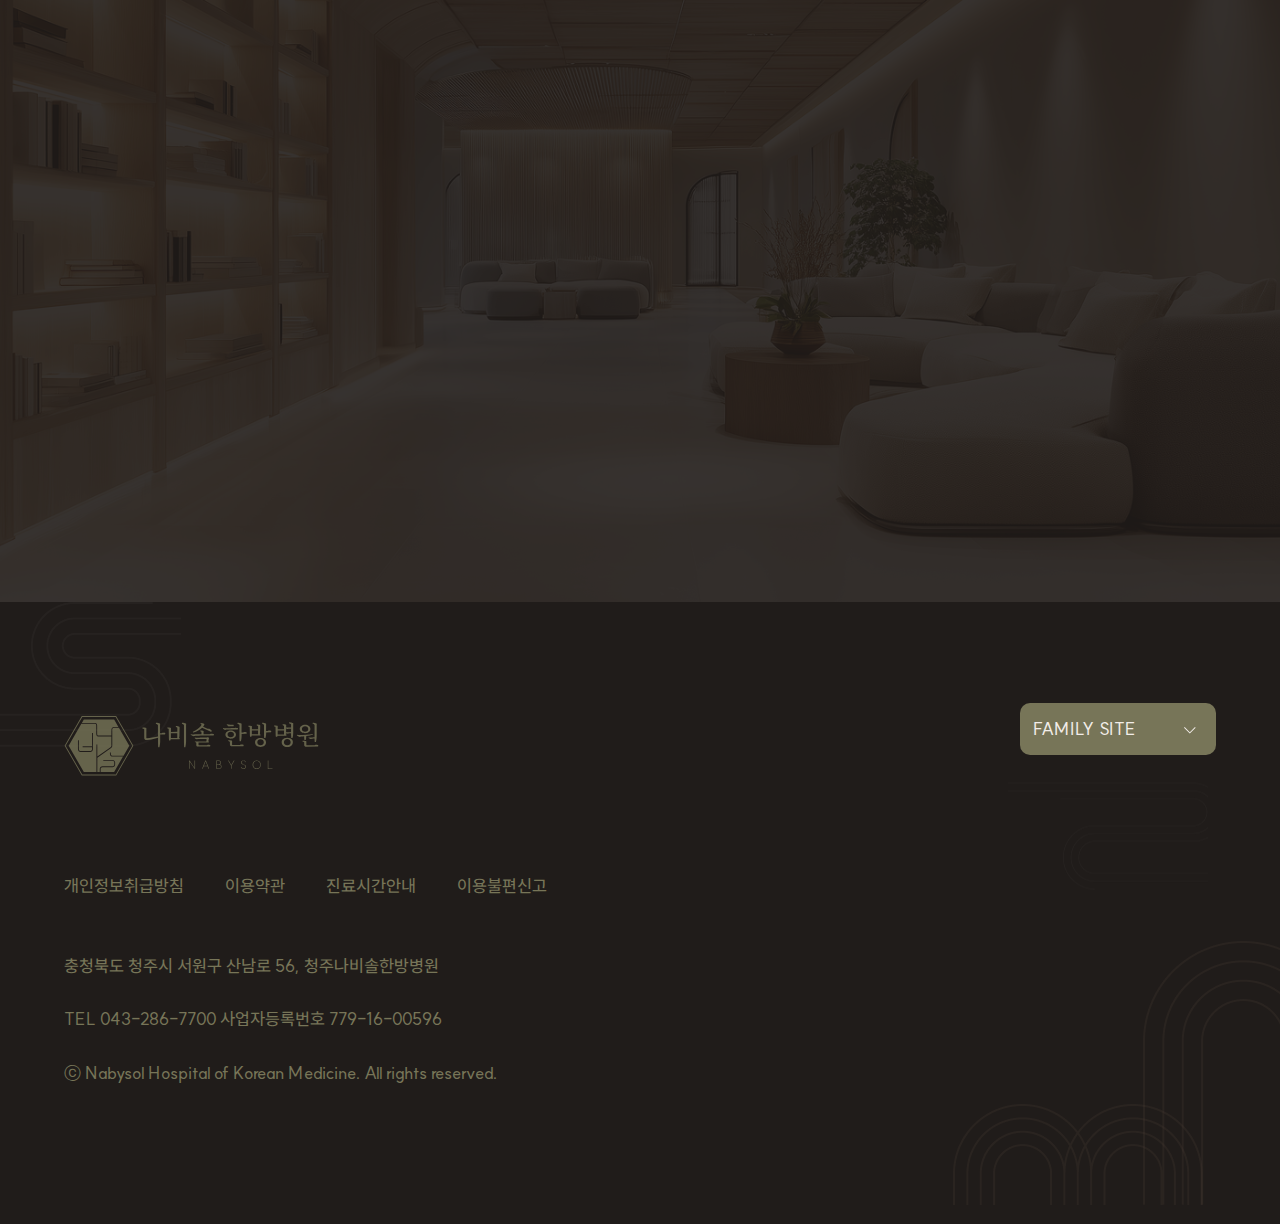
<file: nabysol/index.html>
<!DOCTYPE html>
<html lang="ko">
<head>
    <meta charset="UTF-8">
    <meta name="viewport" content="width=device-width, initial-scale=1.0">
    <script src="js/jquery-3.7.1.min.js"></script>
    <script src="js/swiper-bundle.min.js"></script>
    <link rel="stylesheet" href="css/swiper-bundle.min.css?v=2512040928">
    <script src="js/count.js"></script>
    <script src="js/aos.js"></script>
    <link rel="stylesheet" href="css/aos.css">

    <script src="js/common.js"></script>
    <script src="js/main.js?v=2512041123"></script>
    <link rel="stylesheet" href="css/main.css">
    <link rel="shortcut icon" href="favicon.ico" type="image/x-icon">
    <title>청주 나비솔 한방병원</title>
</head>
<body>
    <div id="wrap">
        <header class=""> <!-- 마우스를 올리면 menu_pc-->
            <h1 class="logo"><span  class="blind">청주나비솔한방병원</span></h1>
            <nav class="gnb">
                <div class="gnb_open"><span class="blind">메뉴열기</span></div>
                <div class="gnb_wrap">
                    <div class="gnb_logo"><span class="blind">청주나비솔한방병원</span></div>
                    <div class="gnb_list"> <!-- li에 마우스를 오버하면 over 클래스를 주자-->
                        <ul class="depth1">
                            <li><a href="#n"><span>암면역치료</span></a></li>
                            <li class="">
                                <a href="#n"><span>통증/교통사고 클리닉</span></a>
                                <ul class="depth2">
                                    <li><a href="#n"><span>목질환</span></a></li>
                                    <li><a href="#n"><span>어깨질환</span></a></li>
                                    <li><a href="#n"><span>허리질환</span></a></li>
                                    <li><a href="#n"><span>무릎질환</span></a></li>
                                    <li><a href="#n"><span>턱/관절질환</span></a></li>
                                    <li><a href="#n"><span>교통사고 클리닉</span></a></li>
                                </ul>
                            </li>
                            <li><a href="#n"><span>도수치료</span></a></li>
                            <li>
                                <a href="#n"><span>다이어트</span></a>
                                <ul class="depth2"> 
                                    <li><a href="#n"><span>나비솔다이어트 소개</span></a></li>
                                    <li><a href="#n"><span>다이어트한약</span></a></li>
                                    <li><a href="#n"><span>비만클리닉</span></a></li>
                                    <li><a href="#n"><span>웨딩/속성솔루션</span></a></li>
                                    <li><a href="#n"><span>산후다이어트</span></a></li>
                                    <li><a href="#n"><span>소아청소년</span></a></li>
                                </ul>
                            </li>
                            <li class=""><a href="#n">
                                <span>내과/여성질환</span></a>
                                <ul class="depth2"> 
                                    <li><a href="#n"><span>만성질환</span></a></li>
                                    <li><a href="#n"><span>신경계질환</span></a></li>
                                    <li><a href="#n"><span>소화기질환</span></a></li>
                                    <li><a href="#n"><span>비뇨기질환</span></a></li>
                                    <li><a href="#n"><span>소아조숙</span></a></li>
                                    <li><a href="#n"><span>갱년기</span></a></li>
                                    <li><a href="#n"><span>난임</span></a></li>
                                    <li><a href="#n"><span>산후조리</span></a></li>
                                    <li><a href="#n"><span>자궁질환</span></a></li>
                                </ul>
                            </li>
                            <li>
                                <a href="#n"><span>한약처방</span></a>
                                <ul class="depth2"> 
                                    <li><a href="#n"><span>약재 관리 시스템</span></a></li>
                                    <li><a href="#n"><span>체질한약</span></a></li>
                                    <li><a href="#n"><span>척추한약</span></a></li>
                                    <li><a href="#n"><span>성장한약</span></a></li>
                                    <li><a href="#n"><span>산후보약</span></a></li>
                                    <li><a href="#n"><span>공진단</span></a></li>
                                </ul>
                            </li>
                        </ul>
                    </div>
                    <div class="gnb_close"><span class="blind">메뉴닫기</span></div>
                </div>
            </nav>
        </header>
        <div class="container">
            <section class="visual">
                <div class="swiper">
                    <ul class="swiper-wrapper">
                        <li class="swiper-slide bg1">
                            <div class="txt">
                                <div class="wrapper">
                                    <h2>Nabysol Korean Medicine Clinic</h2>
                                    <p>내 가족을 치료한다는 마음으로 온 정성을 다하겠습니다</p>
                                </div>
                            </div><!--txt-->
                            <div class="photo"><img src="images/main/visual01.jpg" alt=""></div>
                        </li>
                        <li class="swiper-slide bg2">
                           <div class="txt">
                                <div class="wrapper">
                                    <h2>Nabysol Korean Medicine Clinic</h2>
                                    <p>내 가족을 치료한다는 마음으로 온 정성을 다하겠습니다</p>
                                </div>
                            </div><!--txt-->
                            <div class="photo"><img src="images/main/visual02.jpg" alt=""></div>
                        </li>
                        <li class="swiper-slide bg3">
                            <div class="txt">
                                <div class="wrapper">
                                    <h2>Nabysol Korean Medicine Clinic</h2>
                                    <p>내 가족을 치료한다는 마음으로 온 정성을 다하겠습니다</p>
                                </div>
                            </div><!--txt-->
                            <div class="photo"><img src="images/main/visual03.jpg" alt=""></div>
                        </li>
                    </ul>
                </div>
                <div class="paging"></div>
                <div class="scroll">
                    <span class="scr_txt">SCROLL DOWN</span>
                    <span class="scr_bar"></span>
                </div>
            </section>
            <section class="slogan">
                <div class="slogan_wrap">
                    <div class="tit" data-aos="fade-right">
                        <strong>Nabysol Korean Medicine Clinic</strong>
                        <h2>나비솔은 끊임없는 연구와 노력으로 <br> 환자에게 다가갔습니다</h2>
                        <p>오늘도 수많은 기록과 경험을 다시 펼치며 <br> 당신의 몸이 스스로 회복할 수 있는 길을 함께 찾아갑니다</p>
                    </div><!--tit-->
                    <div class="photo_wrap" data-aos="fade-in" data-aos-delay="500">
                        <ul>
                            <li>
                                <div class="photo"><img src="images/main/slogan01.jpg" alt=""></div>
                            </li>
                            <li>
                                <div class="photo"><img src="images/main/slogan02.jpg" alt=""></div>
                            </li>
                            <li>
                                <div class="photo"><img src="images/main/slogan03.jpg" alt=""></div>
                            </li>
                            <li>
                                <div class="photo"><img src="images/main/slogan04.jpg" alt=""></div>
                            </li>
                            <li>
                                <div class="photo"><img src="images/main/slogan05.jpg" alt=""></div>
                            </li>
                            <li>
                                <div class="photo"><img src="images/main/slogan06.jpg" alt=""></div>
                            </li>
                            <li>
                                <div class="photo"><img src="images/main/slogan01.jpg" alt=""></div>
                            </li>
                            <li>
                                <div class="photo"><img src="images/main/slogan02.jpg" alt=""></div>
                            </li>
                            <li>
                                <div class="photo"><img src="images/main/slogan03.jpg" alt=""></div>
                            </li>
                            <li>
                                <div class="photo"><img src="images/main/slogan04.jpg" alt=""></div>
                            </li>
                            <li>
                                <div class="photo"><img src="images/main/slogan05.jpg" alt=""></div>
                            </li>
                            <li>
                                <div class="photo"><img src="images/main/slogan06.jpg" alt=""></div>
                            </li>
                            <li>
                                <div class="photo"><img src="images/main/slogan01.jpg" alt=""></div>
                            </li>
                            <li>
                                <div class="photo"><img src="images/main/slogan02.jpg" alt=""></div>
                            </li>
                            <li>
                                <div class="photo"><img src="images/main/slogan03.jpg" alt=""></div>
                            </li>
                            <li>
                                <div class="photo"><img src="images/main/slogan04.jpg" alt=""></div>
                            </li>
                            <li>
                                <div class="photo"><img src="images/main/slogan05.jpg" alt=""></div>
                            </li>
                            <li>
                                <div class="photo"><img src="images/main/slogan06.jpg" alt=""></div>
                            </li>
                        </ul>
                    </div>
                </div><!--slogan_wrap-->
            </section>
            <section class="count">
                <div class="wrapper">
                    <div class="tit"  data-aos="fade-up" >
                        <h2>숫자가 증명하는 나비솔의 철학</h2>
                        <p>믿을 수 있는 오랜 경험의 의료진과 
                           <br> 정성스런 처치로  높은 환자 만족도를 달성했습니다</p>
                    </div>
                    <div class="count_list" >
                        <ul>
                            <li data-aos="fade-up" data-aos-delay="300"> 
                                <strong>거처간 환자분들</strong>
                                <h3><span class="counter" data-start="0" data-end="1436">0</span>분</h3>
                                
                            </li>
                            <li data-aos="fade-up" data-aos-delay="500"> 
                                <strong>환자 만족도</strong>
                                <h3><span class="counter" data-start="0" data-end="98.7">0</span>%</h3>
                                
                            </li>
                            <li data-aos="fade-up" data-aos-delay="700"> 
                                <strong>의료진 경력 평균</strong>
                                <h3><span class="counter"  data-start="0" data-end="17.2">0</span>년</h3>
                            </li>
                        </ul>
                        
                    </div>
                    <div class="more">
                        <a href="#n"><span>병원 후기 확인하기</span></a>
                    </div>
                </div>
            </section>
            <section class="facility">
                <div class="tit" data-aos="fade-in">
                    <div class="wrapper">
                        <strong>Trusted Medical Standards</strong>
                        <h2>안심하고 맡길 수 있는 나비솔 의료 환경</h2>
                    </div>
                </div>
                <div class="facility_list" >
                    <div class="swiper" data-aos="fade-up" data-aos-delay="500"> <!-- 팝업의 높이와 넓이를 css에서 줄 수 있는 요소 -->
                        <ul class="swiper-wrapper"> <!-- 각 팝업 콘텐츠를 감싸는 요소 -->
                            <li class="swiper-slide bg1"> 
                                <div class="txt">
                                    <strong>Lobby</strong>
                                    <h3>로비/대기실</h3>
                                </div>
                            </li> <!-- 팝업 요소들 (div로 해도 상관없음) -->
                            <li class="swiper-slide bg2"> 
                                <div class="txt">
                                    <strong>Inpatient Room</strong>
                                    <h3>다인 입원실</h3>
                                </div>
                            </li> <!-- 팝업 요소들 (div로 해도 상관없음) -->
                            <li class="swiper-slide bg3"> 
                                <div class="txt">
                                    <strong>Inpatient Room</strong>
                                    <h3>개인 입원실</h3>
                                </div>
                            </li> <!-- 팝업 요소들 (div로 해도 상관없음) -->
                            <li class="swiper-slide bg4"> 
                                <div class="txt">
                                    <strong>Medical Room</strong>
                                    <h3>진료실</h3>
                                </div>
                            </li> <!-- 팝업 요소들 (div로 해도 상관없음) -->
                            <li class="swiper-slide bg5"> 
                                <div class="txt">
                                    <strong>Treatment room</strong>
                                    <h3>처치실</h3>
                                </div>
                            </li> <!-- 팝업 요소들 (div로 해도 상관없음) -->
                            <li class="swiper-slide bg6"> 
                                <div class="txt">
                                    <strong>Recovery Lounge</strong>
                                    <h3>회복 라운지</h3>
                                </div>
                            </li> <!-- 팝업 요소들 (div로 해도 상관없음) -->
                        </ul>
                        <div class="ctrl_btn">
                            <button class="prev"><span class="blind">이전팝업보기</span></button>
                            <button class="next"><span class="blind">이전팝업보기</span></button>
                        </div>
                    </div>
                </div>
                <p>안전한 치료를 위해 공간과 시스템을 꾸준히 개선하며, 
                    <br> 환자가 믿고 치료에 전념할 수 있는 진료 환경을 지향합니다</p>
                <div class="more">
                    <a href=""><span>입원 상담/예약 바로가기</span></a>
                </div>
            </section>
            <section class="solutions">
                <div class="tit" data-aos="fade-up">
                    <div class="wrapper">
                        <strong>Nabysol Medical Solutions</strong>
                        <h2>나비솔은 환자의 회복을 <br>
                            최우선으로 생각합니다</h2>
                    </div>
                    <div class="solutions_list" data-aos="fade-left" data-aos-delay="300">
                        <div class="swiper"> <!-- 팝업의 높이와 넓이를 css에서 줄 수 있는 요소 -->
                            <ul class="swiper-wrapper"> <!-- 각 팝업 콘텐츠를 감싸는 요소 -->
                                <li class="swiper-slide ico1"> 
                                    <a href="#n">
                                        <div class="tit">
                                            <h3>암 면역치료</h3>
                                            <p>암환자재활요양병원, 고주파온열암치료, 고압산소치료, 면역주사치료, 항암방사선부작용관리, 암성통증, 전이재발예방</p>
                                        </div>
                                    </a>
                                </li> <!-- 팝업 요소들 (div로 해도 상관없음) -->
                                <li class="swiper-slide ico2"> 
                                    <a href="#n">
                                        <div class="tit">
                                            <h3>통증/교통사고 클리닉</h3>
                                            <p>24년간의 치료 노하우, 비수술 치료, 움직임 분석을 통해 근육, 관절, 신경학적증상을 치료</p>
                                        </div>
                                    </a>
                                </li> <!-- 팝업 요소들 (div로 해도 상관없음) -->
                                <li class="swiper-slide ico3"> 
                                    <a href="#n">
                                        <div class="tit">
                                            <h3>도수치료 프로그램</h3>
                                            <p>숙련된 물리치료사의 처치를 통해 통증 부위의 근육, 근막, 관절 등을 회복해주는 전문적인 치료법</p>
                                        </div>
                                    </a>
                                </li> <!-- 팝업 요소들 (div로 해도 상관없음) -->
                                <li class="swiper-slide ico4"> 
                                    <a href="#n">
                                        <div class="tit">
                                            <h3>다이어트 솔루션</h3>
                                            <p>나비솔의 축적된 감량데이터를 통해 다이어트 예상 / 필요 수치를 점검 등, 내 몸에 맞는 체중감량 솔루션</p>
                                        </div>
                                    </a>
                                </li> <!-- 팝업 요소들 (div로 해도 상관없음) -->
                                <li class="swiper-slide ico5"> 
                                    <a href="#n">
                                        <div class="tit">
                                            <h3>여성/내과질환</h3>
                                            <p>난임, 갱년기, 생리불순 등의 여성 질환부터 냉증, 당뇨, 어지럼증, 만성피로 등의 내과적 증상 개선 </p>
                                        </div>
                                    </a>
                                </li> <!-- 팝업 요소들 (div로 해도 상관없음) -->
                                <li class="swiper-slide ico6"> 
                                    <a href="#n">
                                        <div class="tit">
                                            <h3>한약 처방</h3>
                                            <p>자연 친화적인 재배, 위생적인 유통, 철저한 관리 속에서 생산되는 청정약재를 활용한 건강한 한약 처방</p>
                                        </div>
                                    </a>
                                </li> <!-- 팝업 요소들 (div로 해도 상관없음) -->
                            </ul>
                        </div>
                    </div>
                </div>
            </section>
            <section class="medic">
                <div class="wrapper">
                    <div class="swiper" data-aos="fade-up"> <!-- 팝업의 높이와 넓이를 css에서 줄 수 있는 요소-->
                        <ul class="swiper-wrapper"> <!-- 각 팝업 콘텐츠를 감싸는 요소-->
                            <li class="swiper-slide"> 
                                <div class="photo"><img src="images/main/medic1.jpg" alt=""></div>
                                <div class="txt">
                                    <span class="medic_slogan">친절하고 사랑받는 <br> 병원이 되도록 노력하겠습니다.</span>
                                    <h3><span>류정만</span>병원장</h3>
                                    <p>암면역치료, 당뇨, 이명, 공진단, 다이어트, 사상체질</p>
                                    <div class="his">
                                        <ul>
                                            <li>충북 고등학교 졸업</li>
                                            <li>동국대학교 한의학박사</li>
                                            <li>임상통합의학암학회 정회원</li>
                                            <li>대한한방비만학회 정회원</li>
                                            <li>대한사상체질의학회 정회원</li>
                                        </ul>
                                    </div>
                                    <div class="more">
                                        <a href="#n"><span>의료진 진료시간표 보기</span></a>
                                    </div>
                                </div>
                            </li> <!-- 팝업 요소들 (div로 해도 상관없음)-->
                            <li class="swiper-slide"> 
                                <div class="photo"><img src="images/main/medic2.jpg" alt=""></div>
                                <div class="txt">
                                    <span class="medic_slogan">깊이 있는 한방치료를 통하여 <br> 환자에게 최선을 다하겠습니다.</span>
                                    <h3><span>임수지</span>침구과 전문의</h3>
                                    <p>어깨질환, 척추관절질환, 다이어트, 수술후골절재활</p>
                                    <div class="his">
                                        <ul>
                                            <li>세명대학교 한의과대학 졸업</li>
                                            <li>세명대학교 한의학석사</li>
                                            <li>세명대학교 충주한방병원 레지던트</li>
                                            <li>침구의학과 전문의</li>
                                            <li>대한침구의학회 평생회원</li>
                                            <li>대한약침의학회 정회원</li>
                                        </ul>
                                    </div>
                                    <div class="more">
                                        <a href="#n"><span>의료진 진료시간표 보기</span></a>
                                    </div>
                                </div>
                            </li> <!-- 팝업 요소들 (div로 해도 상관없음)-->
                            <li class="swiper-slide"> 
                                <div class="photo"><img src="images/main/medic3.jpg" alt=""></div>
                                <div class="txt">
                                    <span class="medic_slogan">따뜻한 진료로 <br> 감동을 선사하여 드리겠습니다.</span>
                                    <h3><span>이병준</span>한의사</h3>
                                    <p>척추관절질환, 소화기질환, 갱년기장애, 피부·여드름</p>
                                    <div class="his">
                                        <ul>
                                            <li>인하대학교 전기공학과 졸업</li>
                                            <li>대전대학교 한의학과 졸업</li>
                                            <li>한의 소아과학회 회원</li>
                                            <li>한의 암학회 회원</li>
                                            <li>두피탈모 학회 회원</li>
                                        </ul>
                                    </div>
                                    <div class="more">
                                        <a href="#n"><span>의료진 진료시간표 보기</span></a>
                                    </div>
                                </div>
                            </li> <!-- 팝업 요소들 (div로 해도 상관없음)-->
                        </ul>
                        
                    </div><!--swiper-->
                </div><!--wrapper-->
            </section>
            <section class="box">
                <div class="review">
                    <a href="#n">
                        <div class="txt"> 
                            <strong>Nabysol Medical Review</strong>
                            <h2>나비솔 한방병원 <br>
                                리뷰 바로가기</h2>
                            <p>실제 환자분들이 남겨주신 소중한 리뷰를 만나보세요</p>
                        </div>
                     </a>
                </div>
                <div class="treatment">
                    <a href="#n">
                        <div class="txt"> 
                            <strong>Patented Treatment Solutions</strong>
                            <h2>나비솔 특허 <br>
                                치료솔루션 모아보기</h2>
                            <p>오직 나비솔에서만 경험할 수 있는 특허 치료법을 살펴보세요</p>
                        </div>
                    </a>
                </div>
            </section>
            <section class="news">
                <div class="wrapper">
                    <div class="tit"  data-aos="fade-up" >
                        <strong>Nabysol Media Center</strong>
                        <h2>나비솔 한방병원의 <br>
                            주요 소식을 전합니다</h2>
                    </div>
                    <div class="media_wrap" data-aos="fade-up" data-aos-delay="300">
                        <div class="media">
                            <a href="#n">
                                <div class="photo">
                                    <img src="images/main/news01.jpg" alt="">
                                    <span class="cate">나비솔 미디어</span>
                                </div>
                                <div class="media_tit">
                                    <h3>[나비솔건강TV] 항암중 고주파온열치료 암환우 인터뷰</h3>
                                    <span class="date">2025-12-09</span>
                                </div>
                            </a>
                        </div>
                        <div class="list">
                            <ul>
                                <li> 
                                    <a href="#n">
                                        <div class="photo">
                                            <img src="images/main/news02.jpg" alt="">
                                            <span class="cate helth">건강정보</span>
                                        </div>
                                        <div class="list_tit">
                                            <h3>위암 복막전이로 인해 나타나는 여러 증상</h3>
                                            <span class="date">2025-12-08</span>
                                        </div>
                                    </a>
                                </li>
                                <li> 
                                    <a href="#n">
                                        <div class="photo">
                                            <img src="images/main/news03.jpg" alt="">
                                            <span class="cate helth">건강정보</span>
                                        </div>
                                        <div class="list_tit">
                                            <h3>오른쪽 겨드랑이 옆 통증 유방암 증상일까?</h3>
                                            <span class="date">2025-12-02</span>
                                        </div>
                                    </a>
                                </li>
                                <li> 
                                    <a href="#n">
                                        <div class="photo">
                                            <img src="images/main/news04.jpg" alt="">
                                            <span class="cate press">언론보도</span>
                                        </div>
                                        <div class="list_tit">
                                            <h3>통합면역 암치료의 길라잡이</h3>
                                            <span class="date">2025-11-28</span>
                                        </div>
                                    </a>
                                </li>
                            </ul>
                        </div>
                        <div class="more"><a href="#n"><span>More</span></a></div>
                    </div>
                </div>
            </section>
            <section class="find">
                <div class="wrapper">
                    <div class="tit">
                        <strong>Find Our Clinic</strong>
                        <h2>찾아오시는 길</h2>
                    </div>
                    <div class="find_ctn">
                        <div class="map_area" data-aos="fade-up" >
                            <iframe src="https://www.google.com/maps/embed?pb=!1m18!1m12!1m3!1d2264.603661335715!2d127.46612263554334!3d36.61114201457554!2m3!1f0!2f0!3f0!3m2!1i1024!2i768!4f13.1!3m3!1m2!1s0x356528a77eba66d3%3A0x48fdbaaeff43082!2z7LKt7KO864KY67mE7IaU7ZWc67Cp67OR7JuQ!5e0!3m2!1sko!2skr!4v1764731780089!5m2!1sko!2skr"  style="border:0;" allowfullscreen="" loading="lazy" referrerpolicy="no-referrer-when-downgrade"></iframe>
                        </div>
                        <div class="list">
                            <ul>
                                <li data-aos="fade-up" data-aos-delay="300">
                                    <h3>주소</h3>
                                    <p>충청북도 청주시 서원구 산남동 655 <br>
                                        나비솔 한방병원 / 043 - 286 - 7700</p>
                                </li>
                                <li data-aos="fade-up" data-aos-delay="400"> 
                                    <h3>주차 안내</h3>
                                    <p>본원 건물 지하 1층 / 2층 주차 가능</p>
                                    <span>*평소 주차공간이 혼잡하오니, 대중교통 이용을 권장합니다</span>
                                </li>
                                <li data-aos="fade-up" data-aos-delay="500">
                                    <h3>진료 시간 안내</h3>
                                    <p>평일  10:00 - 21:00 <br>
                                        토요일  10:00 - 14:00 <br>
                                        일요일 및 공휴일  09:00 - 17:00</p>
                                    <span>*점심시간 공통 오후 1시 - 2시, 토요일 점심시간 없음</span>
                                </li>
                            </ul>
                        </div>
                    </div>
                </div>
            </section>
        </div>
        <footer>
            <div class="wrapper">
                <div class="f_logo">
                    <span class="blind">나비솔한방병원</span>
                </div>
                <div class="family">
                    <div class="site">
                        <button class="site_open"><span>FAMILY SITE</span></button>
                        <div class="stie_wrap">
                            <ul>
                                <li><a href="#n"><span>나비솔 암면역 클리닉</span></a></li>
                                <li><a href="#n"><span>나비솔 다이어트</span></a></li>
                            </ul>
                        </div>
                        
                    </div>
                    <div class="f_top mo_only">
                        <button><span>TOP</span></button>
                    </div>
                </div>
                <div class="f_nav">
                    <ul>
                        <li><a href="#n"><span>개인정보취급방침</span></a></li>
                        <li><a href="#n"><span>이용약관</span></a></li>
                        <li><a href="#n"><span>진료시간안내</span></a></li>
                        <li><a href="#n"><span>이용불편신고</span></a></li>
                    </ul>
                </div>
                <div class="f_info">
                    <address>충청북도 청주시 서원구 산남로 56, 청주나비솔한방병원</address>
                    <span class="tel">TEL  043-286-7700</span>
                    <span class="nunber">사업자등록번호 779-16-00596</span>
                </div>
                <div class="copyright">
                    <span>ⓒ Nabysol Hospital of Korean Medicine. All rights reserved.</span>
                </div>
                
            </div>
            <div class="back">
                <label aria-hidden="true">
                    <span class="cloud1"><img src="images/main/graphics_cloud.png" alt=""></span>
                    <span class="cloud2"><img src="images/main/graphics_cloud2.png" alt=""></span>
                    <span class="mountin1"><img src="images/main/graphics_back_mountin01.png" alt=""></span>
                    <span class="mountin2"><img src="images/main/graphics_mountin02.png" alt=""></span>
                </label>
            </div>
        </footer>
        <aside class="quick">
            <div class="quick_wrap">
                <ul>
                    <li class="book"><a href=""><span>예약/상담</span></a></li>
                    <li class="call"><a href=""><span>전화걸기</span></a></li>
                    <li class="time"><a href=""><span>진료일정</span></a></li>
                    <li class="map"><a href=""><span>오시는길</span></a></li>
                    <li class="check"><a href=""><span>비급여</span></a></li>
                </ul>
            </div>
            <div class="top">
                <button><span>TOP</span></button>
            </div>
        </aside>
        
        <div class="layerpopup_wrap">
            <div class="layerpopup pop01" data-name="pop01"> <!--팝업영역-->
                <div class="popconts">
                    <img src="images/main/layerpopup01.jpg" alt="성탄휴무안내 12월 25일은 휴진입니다.">
                </div>
                <div class="popfooter">
                    <button class="today" data-name="pop01">하루동안 보지 않기</button>  <!-- 오늘하루열지않음 버튼 -->
                    <button class="close" data-name="pop01">닫기</button> <!-- 닫기버튼 -->
                </div>
            </div>
            <div class="layerpopup pop02 recent" data-name="pop02"> <!--팝업영역-->
                <div class="popconts">
                    <img src="images/main/layerpopup02.jpg" alt="한해감사 할인 안내 팝업">
                </div>
                <div class="popfooter">
                    <button class="today" data-name="pop02">하루동안 보지 않기</button>  <!-- 오늘하루열지않음 버튼 -->
                    <button class="close" data-name="pop02">닫기</button> <!-- 닫기버튼 -->
                </div>
            </div>
        </div>
    </div>
    <div class="cursor_sol"> <span>DRAG</span> </div>
    <div class="cursor_box"> <span>VIEW <br> MORE</span> </div>
</body>
</html>
</file>
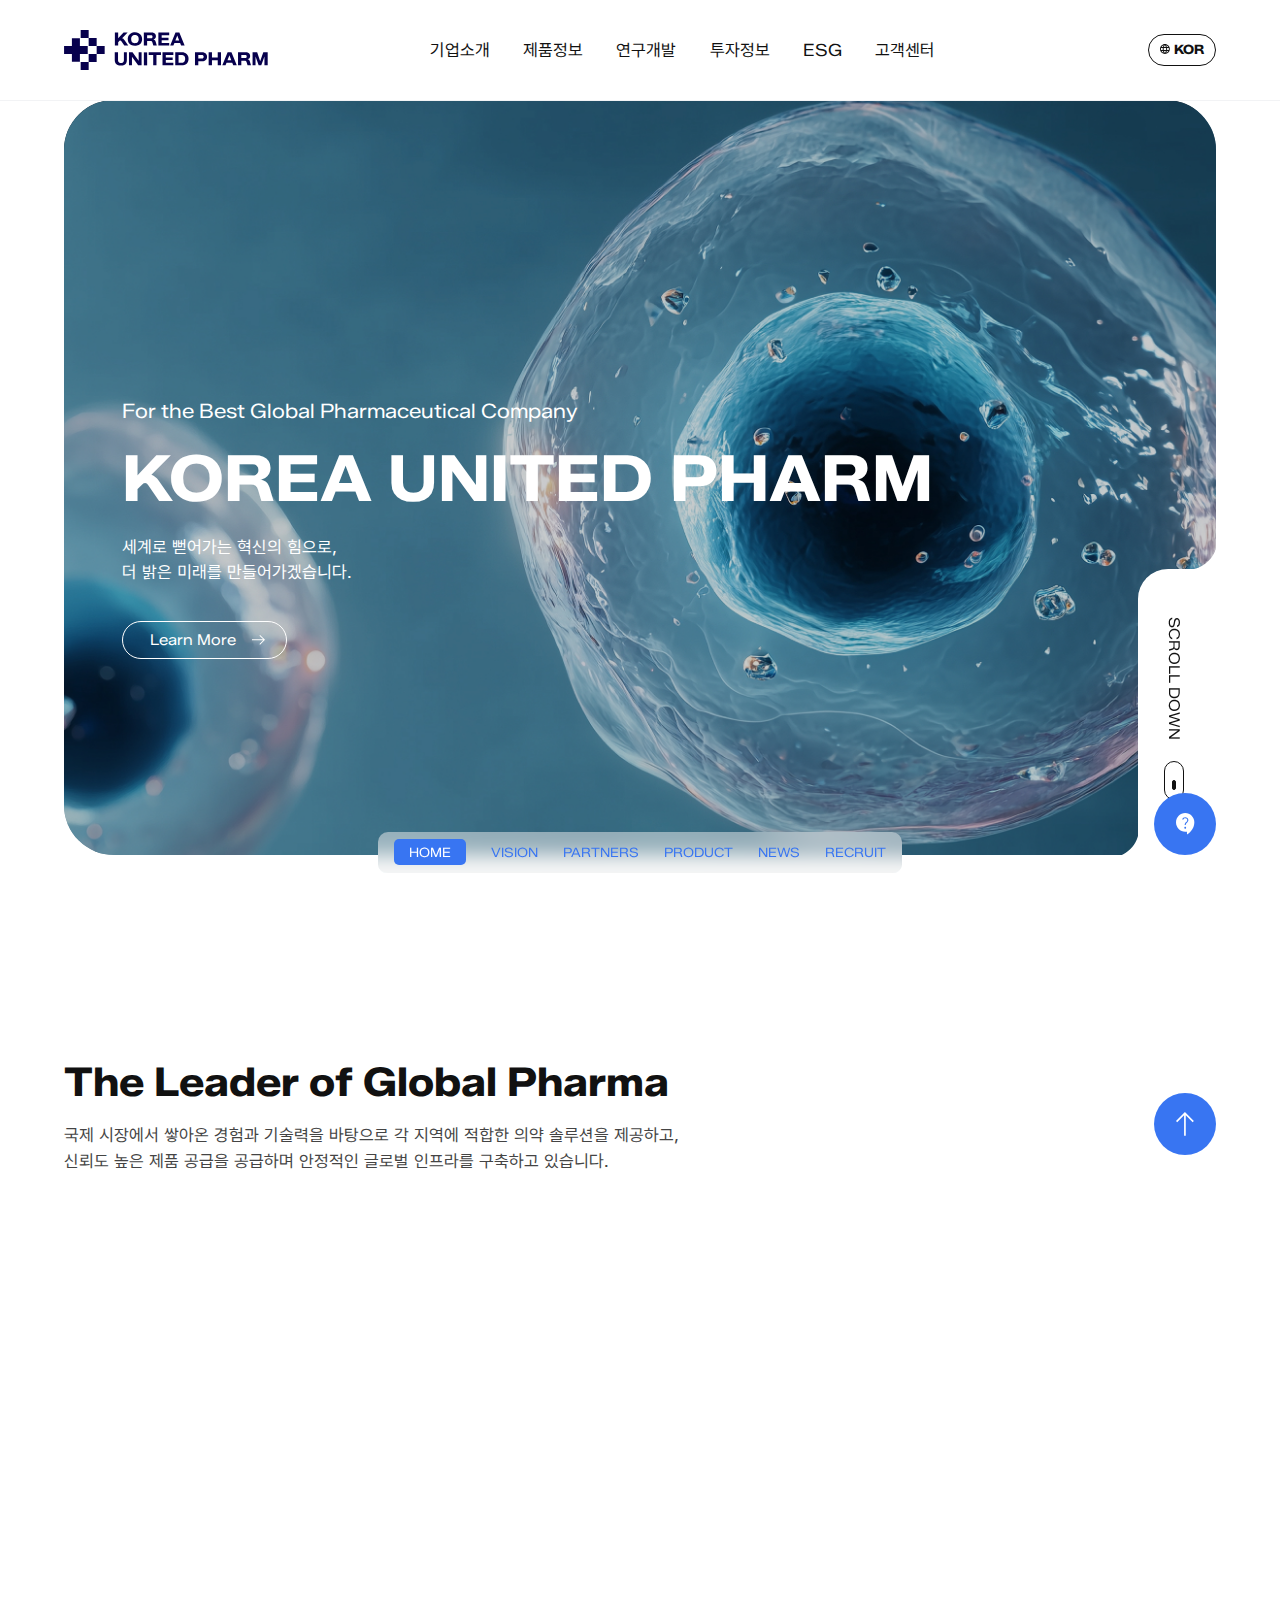
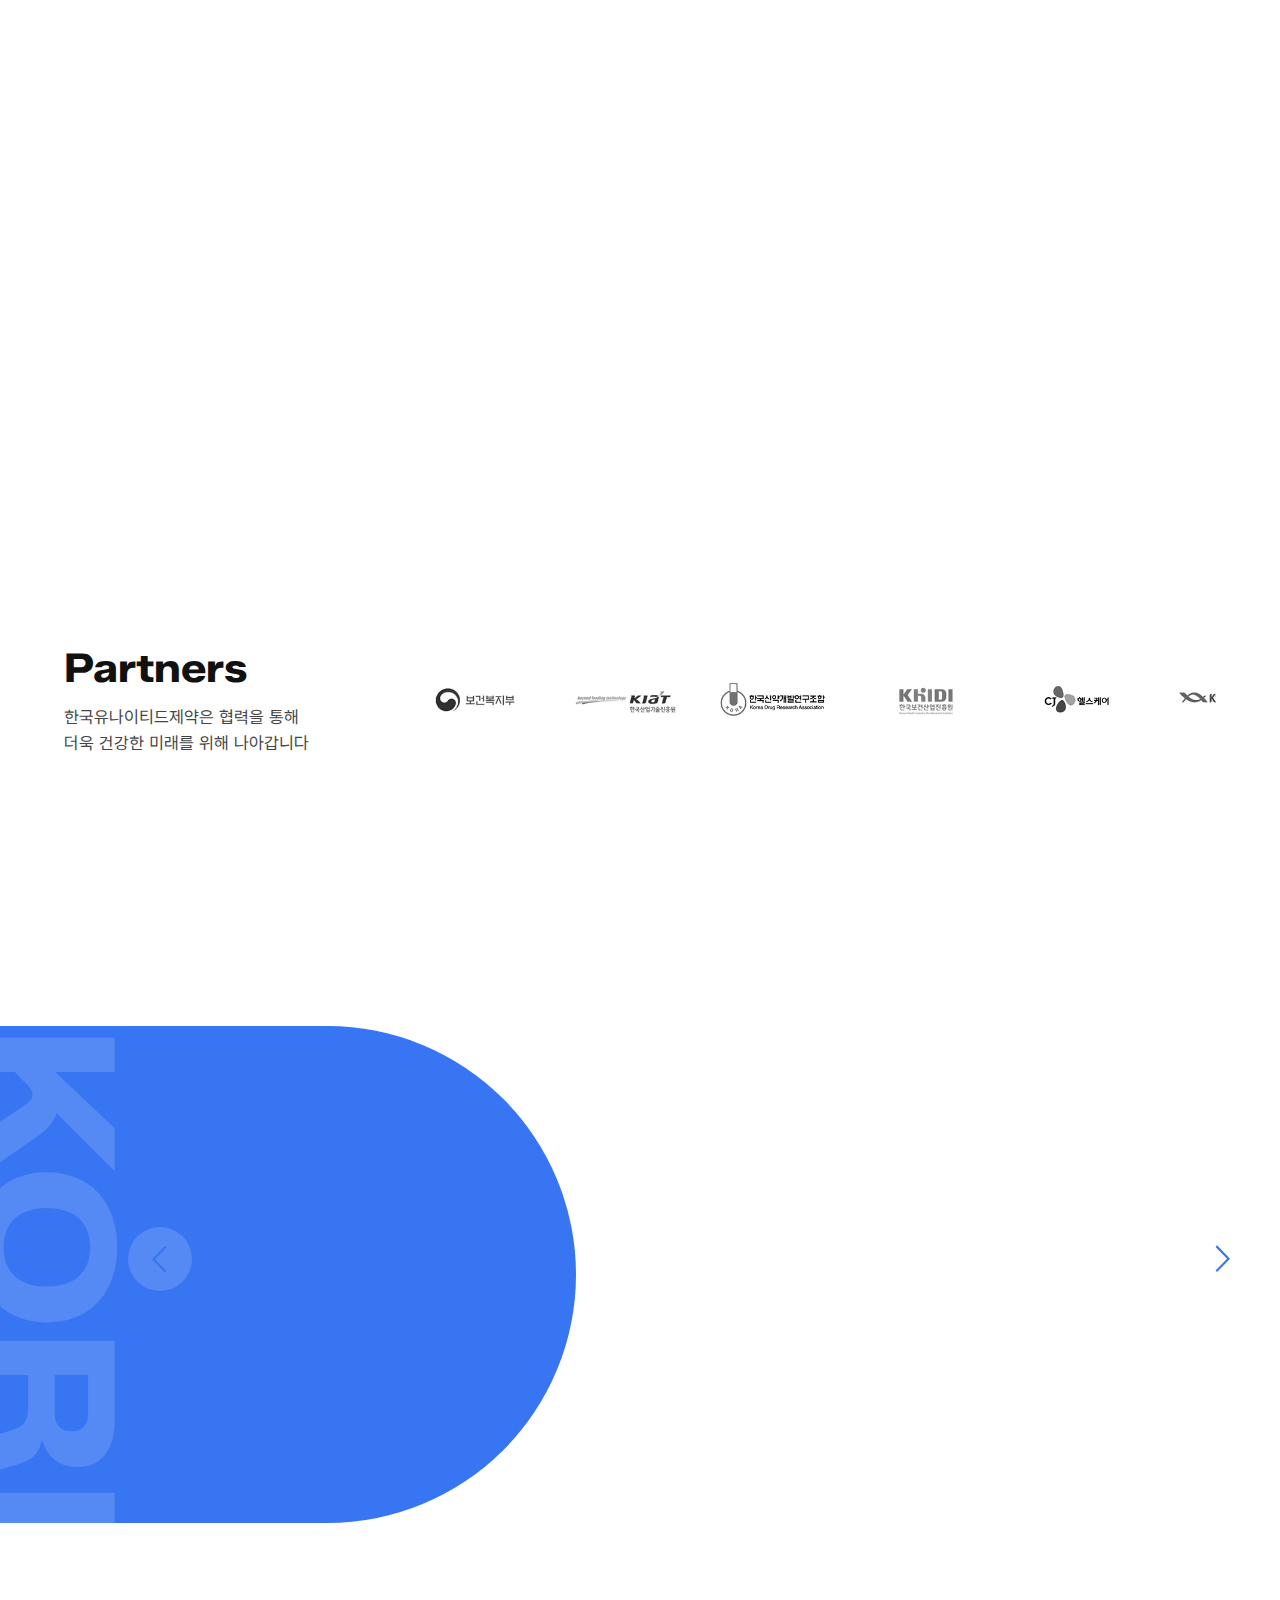
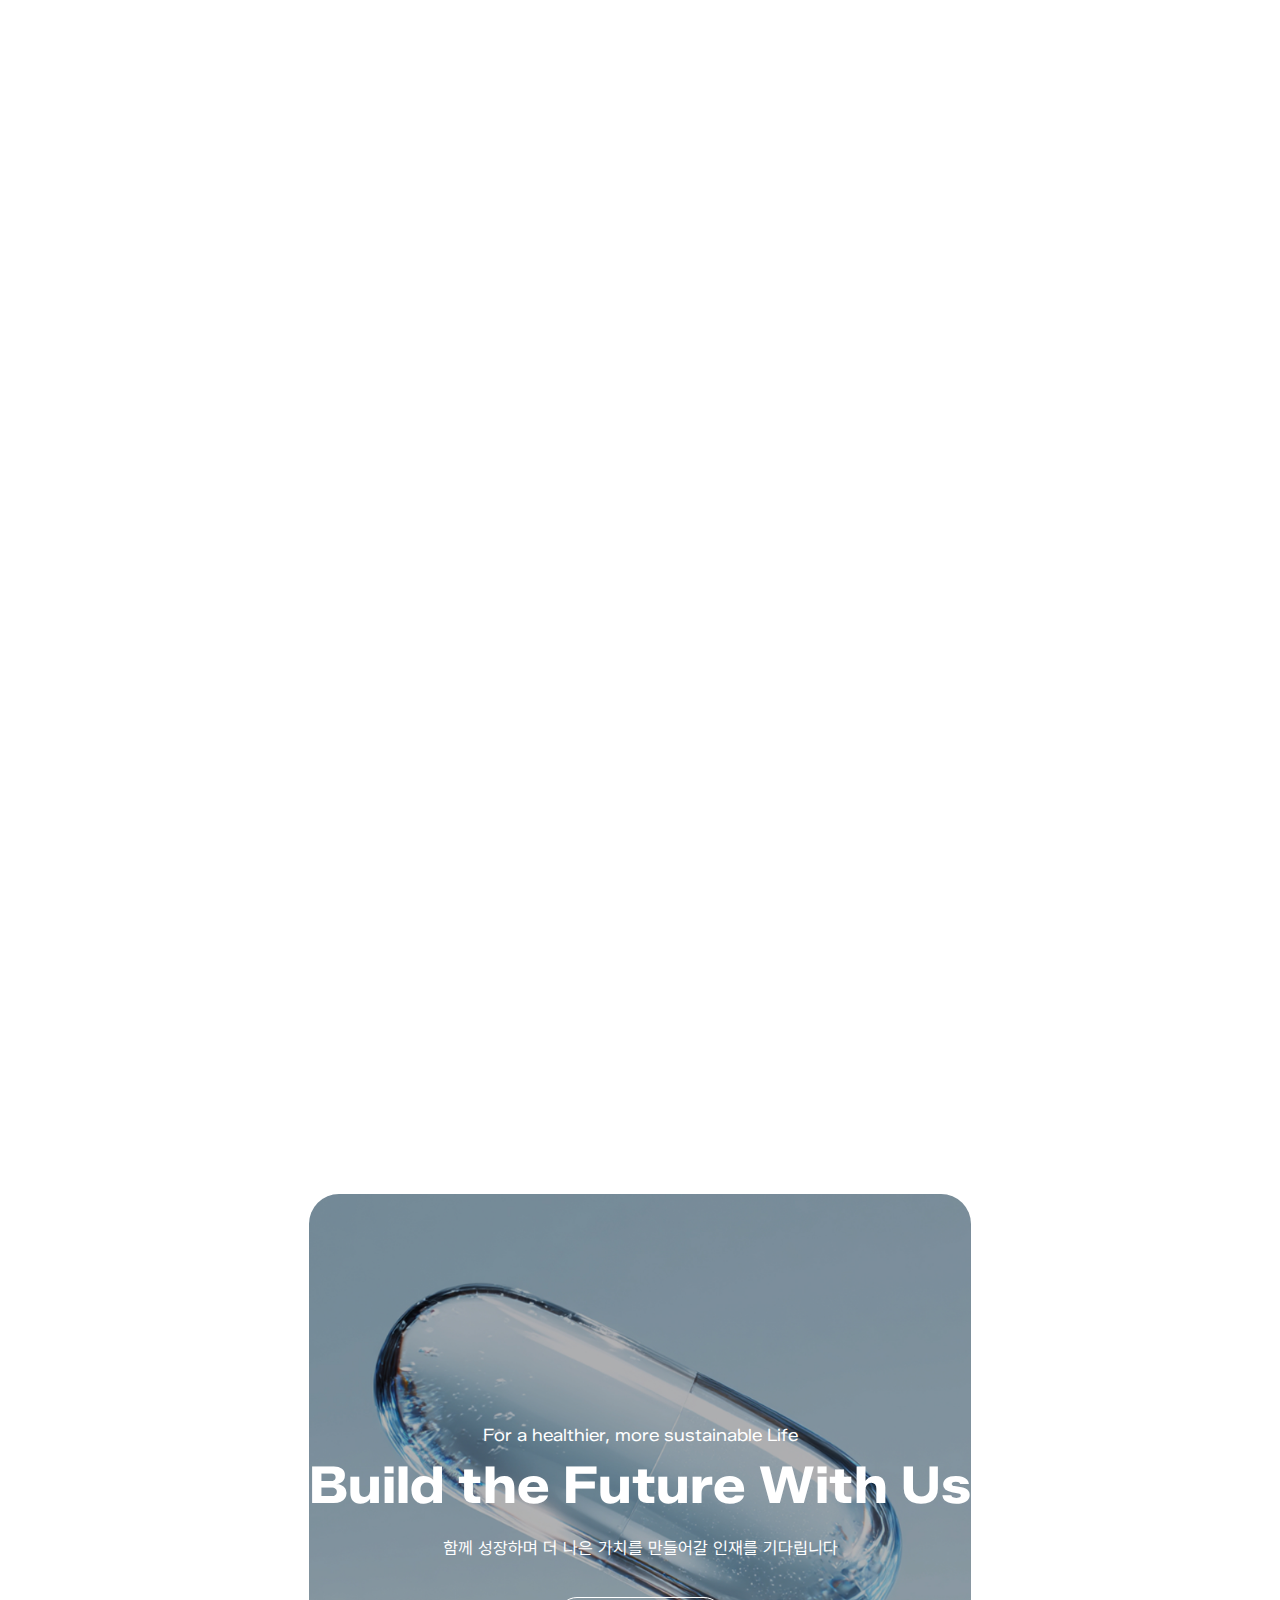
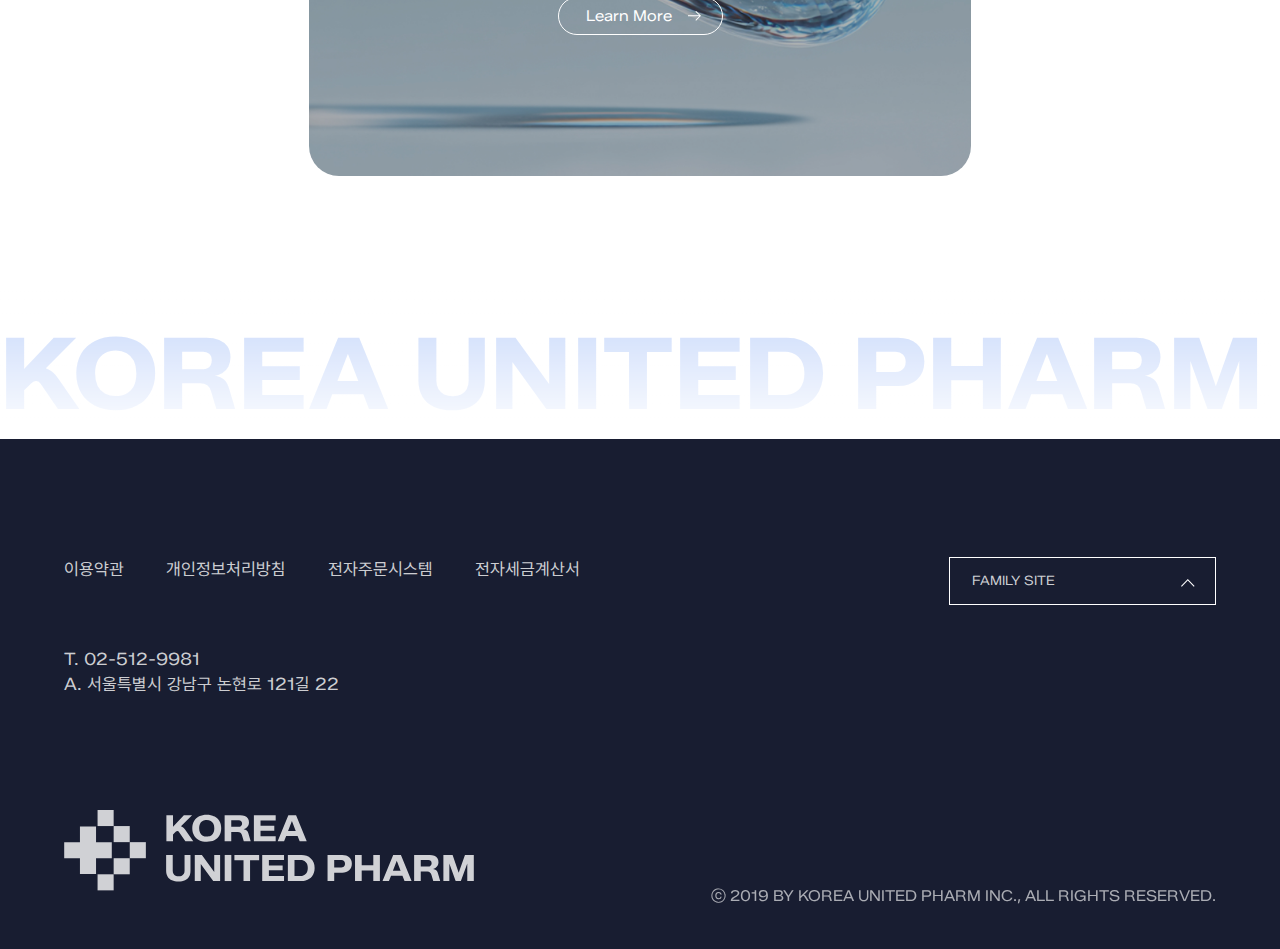
<file: united/index.html>
<!DOCTYPE html>
<html lang="ko">
<head>
    <meta charset="UTF-8">
    <meta name="viewport" content="width=device-width, initial-scale=1.0">
    <script src="js/jquery-3.7.1.min.js"></script>
    <script src="js/swiper-bundle.min.js"></script>
    <link rel="stylesheet" href="css/swiper-bundle.min.css">
    <script src="js/count.js"></script>
    <script src="js/aos.js"></script>
    <link rel="stylesheet" href="css/aos.css">
    <!--라이브러리연결-->

    <script src="js/main.js"></script>
    <script src="js/common.js"></script>
    <link rel="stylesheet" href="css/main.css?v=251127306">
    <link rel="shortcut icon" href="favicon.ico" type="image/x-icon">
    <title>KUP | 한국유나이티드제약</title>
</head>
<body>
    <div id="wrap">
        <!--메뉴 열림 : menu_pc
            메뉴고정됨 : fixed
            li오버함 : over
            모바일메뉴열림 : menu_mo
        -->
        <header class="">
            <h1 class="logo"><a href="#n"><span class="blind">한국유나이티드제약</span></a></h1>
            <nav class="gnb">
                <div class="gnb_open"><button><span class="blind">메뉴열기</span></button></div>
                <div class="gnb_wrap">
                    <div class="gnb_logo"><span class="blind">한국유나이티드제약</span></div>
                    <div class="gnb_list">
                        <ul class="depth1">
                            <li class="">
                                <a href="#n">
                                    <span>기업소개</span>
                                </a>
                                <ul class="depth2">
                                    <li><a href="#n"><span>인사말</span></a></li>
                                    <li><a href="#n"><span>기업개요</span></a></li>
                                    <li><a href="#n"><span>공장소개</span></a></li>
                                    <li><a href="#n"><span>네트워크</span></a></li>
                                </ul>
                            </li>
                            <li>
                                <a href="#n"><span>제품정보</span></a>
                                <ul class="depth2"> 
                                    <li><a href="#n"><span>제품소식</span></a></li>
                                    <li><a href="#n"><span>개량신약</span></a></li>
                                    <li><a href="#n"><span>처방의약품</span></a></li>
                                    <li><a href="#n"><span>일반의약품</span></a></li>
                                </ul>
                            </li>
                            <li class="">
                                <a href="#n"><span>연구개발</span></a>
                                <ul class="depth2"> 
                                    <li><a href="#n"><span>소개</span></a></li>
                                    <li><a href="#n"><span>성과</span></a></li>
                                    <li><a href="#n"><span>Pipeline</span></a></li>
                                    <li><a href="#n"><span>Open Innovation</span></a></li>
                                </ul>
                            </li>
                            <li>
                                <a href="#n"><span>투자정보</span></a>
                                <ul class="depth2"> 
                                    <li><a href="#n"><span>재무정보</span></a></li>
                                    <li><a href="#n"><span>공시정보관리규정</span></a></li>
                                    <li><a href="#n"><span>IR 자료실</span></a></li>
                                    <li><a href="#n"><span>지배구조</span></a></li>
                                    <li><a href="#n"><span>홍보센터</span></a></li>
                                </ul>
                            </li>
                            <li class="">
                                <a href="#n"><span>ESG</span></a>
                                <ul class="depth2"> 
                                    <li><a href="#n"><span>환경경영</span></a></li>
                                    <li><a href="#n"><span>안전보건경영</span></a></li>
                                    <li><a href="#n"><span>윤리경영</span></a></li>
                                    <li><a href="#n"><span>인권경영</span></a></li>
                                    <li><a href="#n"><span>사회공헌</span></a></li>
                                    <li><a href="#n"><span>자율준수 프로그램</span></a></li>
                                </ul>
                            </li>
                            <li>
                                <a href="#n"><span>고객센터</span></a>
                                <ul class="depth2"> 
                                    <li><a href="#n"><span>1:1문의</span></a></li>
                                    <li><a href="#n"><span>찾아오시는 길</span></a></li>
                                </ul>
                            </li>
                        </ul>
                        <div class="gnb_close"><button><span class="blind">메뉴닫기</span></button></div>
                    </div><!--gnb_list-->
                </div><!--gnb_wrap-->
            </nav><!--gnb-->
            <div class="util">
                <div class="lang ">
                    <button class="sel"><span>KOR</span></button>
                    <div class="lang_wrap">
                        <ul>
                            <li><button class="selected"><span>KOR</span></button></li>
                            <li><button><span>ENG</span></button></li>
                        </ul>
                    </div><!--lang_wrap-->
                </div><!--lang-->
            </div><!--util-->
        </header>
        <div class="container">
            <section data-menu="home" class="visual">
                <div class="swiper" >
                    <ul class="swiper-wrapper">
                        <li class="swiper-slide bg1"> 
                            <div class="wrapper">
                                <div class="txt">
                                    <em><strong  class="line">For the Best Global Pharmaceutical Company</strong></em>
                                    <h2><strong class="line">KOREA UNITED PHARM</strong></h2>
                                    <p><strong class="line">세계로 뻗어가는 혁신의 힘으로, <br> 더 밝은 미래를 만들어가겠습니다.</strong></p>
                                </div>
                                <div class="more"><a href="#n"><span>Learn More</span></a></div>
                            </div>
                        </li>
                        <li class="swiper-slide bg2"> 
                            <div class="wrapper">
                                <div class="txt">
                                    <em><strong class="line">for a Healthier Tomorrow</strong></em>
                                    <h2><strong class="line">PROGRESSIVE PHARMA</strong></h2>
                                    <p><strong class="line">연구 중심의 기술력으로 <br> 미래 의약품의 기준을 만들어갑니다.</strong></p>
                                </div>
                                <div class="more"><a href="#n"><span>Learn More</span></a></div>
                            </div>
                        </li>
                        <li class="swiper-slide bg3"> 
                            <div class="wrapper">
                                <div class="txt">

                                    <em><strong class="line">Advanced Technology You Can Trust</strong></em>
                                    <h2><strong class="line">INNOVATING MEDICINE</strong></h2>
                                    <p><strong class="line">혁신적인 기술과 철저한 품질 검증을 통해 <br> 더욱 안전한 의약품을 제공합니다.</strong></p>
                                </div>
                                <div class="more"><a href="#n"><span>Learn More</span></a></div>
                            </div>
                        </li>
                    </ul>
                </div><!--swiper-->
                <div class="scroll">
                    <strong><span>SCROLL DOWN</span></strong>
                </div>
            </section><!--visual-->
            <section data-menu="vision" class="global">
                <div class="wrapper">
                    <div class="tit">
                        <h2>The Leader of Global Pharma</h2>
                        <p>국제 시장에서 쌓아온 경험과 기술력을 바탕으로 각 지역에 적합한 의약 솔루션을 제공하고, <br class="pc_only"> 
                            신뢰도 높은 제품 공급을 공급하며 안정적인 글로벌 인프라를 구축하고 있습니다.</p>
                    </div>
                    <div class="global_wrap">   
                        <div  data-aos="fade-in" data-aos-delay="300" class="earth" >
                            <div class="earth_img"></div>
                        </div><!--earth_bg-->
                        <div class="global_count">
                            <div  data-aos="fade-up" data-aos-delay="0" class="contries" >
                                <div class="tit">
                                    <strong class="counter" data-start="0" data-end="60">0</strong>
                                    <span>CONTRIES</span>
                                </div>
                                <p>60여 개국으로 이어진 네트워크를 기반으로, 세계 곳곳에 혁신적인 의약 기술을 전달하고 있습니다. <span class="pc_only">지역별 니즈를 반영한 제품과 파트너십으로 글로벌 성장의 속도를 높이고 있습니다.</span></p>
                            </div>
                            <div  data-aos="fade-up" data-aos-delay="200" class="usd">
                                <div class="tit">
                                    <strong class="counter" data-start="0" data-end="20">0</strong><span class="unit">M</span>
                                    <span>USD</span>
                                </div>
                                <p>한국유나이티드제약은 2천만불 수출탑을 수상하며 글로벌 시장에서의 성장을 인정받았습니다. <span class="pc_only">현재 40여 개국으로 수출을 확대하며 국제 경쟁력을 강화하고 있습니다.</span></p>
                            </div>
                            <div class="certification" data-aos="fade-up" data-aos-delay="400">
                                <div class="tit">
                                    <strong class="counter" data-start="0" data-end="1">0</strong><span class="unit">ST</span>
                                    <span>CERTIFICATION</span>
                                </div>
                                <p>아시아 최초의 흡입기 자동화 공장을 구축해 생산 효율과 품질을 높였습니다. <span class="pc_only">특히, 베트남 지사 생산 공장은 PIC/S GMP 인증을 획득하며 국제 기준의 제조 역량을 확보했습니다.</span></p>
                            </div>
                        </div><!--global_count-->
                    </div><!--global_wrap-->
                </div><!--wrapper-->
            </section><!--global-->
            <section data-menu="partners" class="partners">
                <div class="wrapper">
                    <div class="tit">
                        <h2>Partners</h2>
                        <p>한국유나이티드제약은 협력을 통해 <br> 더욱 건강한 미래를 위해 나아갑니다</p>
                    </div>
                    <div class="partner_wrap">
                        <div class="list">
                            <ul>
                                <li class="bg1"><a class="" href="#n"><span class="blind">보건복지부</span></a></li>
                                <li class="bg2"><a href="#n"><span class="blind">한국산업기술진흥원</span></a></li>
                                <li class="bg3"><a href="#n"><span class="blind">한국신약개발연구조합</span></a></li>
                                <li class="bg4"><a href="#n"><span class="blind">한국보건사업진흥원</span></a></li>
                                <li class="bg5"><a href="#n"><span class="blind">CJ헬스케어</span></a></li>
                                <li class="bg6"><a href="#n"><span class="blind">광동제약</span></a></li>
                                <li class="bg1"><a href="#n"><span class="blind">보건복지부</span></a></li>
                                <li class="bg2"><a href="#n"><span class="blind">한국산업기술진흥원</span></a></li>
                                <li class="bg3"><a href="#n"><span class="blind">한국신약개발연구조합</span></a></li>
                                <li class="bg4"><a href="#n"><span class="blind">한국보건사업진흥원</span></a></li>
                                <li class="bg5"><a href="#n"><span class="blind">CJ헬스케어</span></a></li>
                                <li class="bg6"><a href="#n"><span class="blind">광동제약</span></a></li>
                                <li class="bg1"><a href="#n"><span class="blind">보건복지부</span></a></li>
                                <li class="bg2"><a href="#n"><span class="blind">한국산업기술진흥원</span></a></li>
                                <li class="bg3"><a href="#n"><span class="blind">한국신약개발연구조합</span></a></li>
                                <li class="bg4"><a href="#n"><span class="blind">한국보건사업진흥원</span></a></li>
                                <li class="bg5"><a href="#n"><span class="blind">CJ헬스케어</span></a></li>
                                <li class="bg6"><a href="#n"><span class="blind">광동제약</span></a></li>
                            </ul>
                        </div><!--list-->
                    </div><!--partner_wrap-->
                </div>
            </section>
            <section data-menu="product" class="product"  >
                <div class="roll1">
                    <span>KOREA UNITED PHARM KOREA UNITED PHARM KOREA UNITED PHARM KOREA UNITED PHARM KOREA UNITED PHARM</span>
                </div>
                <div data-aos="fade-up" data-aos-delay="0" class="tit" >
                    <div class="wrapper">
                        <h2>Products</h2>
                    </div>
                </div>
                <div class="swiper"  data-aos="fade-in" data-aos-delay="300"> <!-- 팝업의 높이와 넓이를 css에서 줄 수 있는 요소 -->
                    <ul class="swiper-wrapper"> <!-- 각 팝업 콘텐츠를 감싸는 요소 -->
                        <li class="swiper-slide"> 
                            <div class="wrapper">
                                <div class="photo"><img src="images/main/products_01.png" alt=""></div>
                                <div class="txt">
                                    <strong>Mosapride 15mg</strong>
                                    <h3>가스티인CR정 15mg</h3>
                                    <p>1일 1정 투여로 복약 순응도를 개선시킨 위장관운동촉진제. 기능성 소화불량으로 인한 소화기증상(속쓰림, 구역, 구토)완화 작용</p>
                                    <div class="more"><a href="#n"><span>Learn More</span></a></div>
                                </div>
                            </div>
                        </li> <!-- 팝업 요소들 (div로 해도 상관없음) -->
                         <li class="swiper-slide">
                            <div class="wrapper">
                                <div class="photo "><img class="cl" src="images/main/products_02.png" alt=""></div>
                                <div class="txt"> 
                                    <strong>Cilostazol 100mg</strong>
                                    <h3>실로스탄CR정 100mg</h3>
                                    <p>특허받은 개량신약, 1일 1회 요법으로 복약순응도 향상. 만성동맥폐색증에 따른 궤양, 동통 및 냉감 등 허혈성 제증상의 개선, 뇌경색 발증 후 재발억제</p>
                                    <div class="more"><a href="#n"><span>Learn More</span></a></div>
                                </div>
                            </div>
                        </li> <!-- 팝업 요소들 (div로 해도 상관없음) -->
                         <li class="swiper-slide"> 
                            <div class="wrapper">
                                <div class="photo"><img src="images/main/products_03.png" alt=""></div>
                                <div class="txt">
                                    <strong>Aceclofenac 200mg</strong>
                                    <h3>클란자CR정</h3>
                                    <p>1일 1회 1정 복용으로 복약순응도를 개선한 아세클로페낙 개량신약. 류마티스관절염, 강직척추염, 골관절염(퇴행관절염) 및 견갑상완골의 관절주위염, 요통, 좌골통, 비관절성 류머티즘으로 인한 통증 완화</p>
                                    <div class="more"><a href="#n"><span>Learn More</span></a></div>
                                </div>
                            </div>
                        </li> <!-- 팝업 요소들 (div로 해도 상관없음) -->
                         <li class="swiper-slide"> 
                            <div class="wrapper">
                                <div class="photo box"><img src="images/main/products_04.png" alt=""></div>
                                <div class="txt">
                                    <strong>Atorvastatin 10mg <span class="pc_only">+ Omega-3-acid ethyl esters90 1g</span></strong>
                                    <h3>아트맥콤비 젤연질캡슐 <span class="pc_only">10/1000mg</span></h3>
                                    <p>세계 최초 콤비젤 제형의 복합형 이상지질혈증 치료제. 관상동맥심질환(CHD) 고위험이 있는 성인 환자에서 아토르바스타틴 단일치료요법 시 LDL-콜레스테롤 수치는 적절히 조절되지만 트리글리세라이드 수치가 적절히 조절되지 않는 복합형(IIb) 이상지질혈증의 치료</p>
                                    <div class="more"><a href="#n"><span>Learn More</span></a></div>
                                </div>
                            </div>
                        </li> <!-- 팝업 요소들 (div로 해도 상관없음) -->
                    </ul>
                </div>
                <div class="ctrl_btn">
                    <button class="prev"><span class="blind">이전 팝업</span></button>
                    <button class="next"><span class="blind">다음 팝업</span></button>
                </div>
            </section>
            <section data-menu="news" class="news" >
                <div class="wrapper">
                    <div  data-aos="fade-up" data-aos-delay="0" class="tit" >
                        <h2>NEWS</h2>
                        <p>한국유나이티드제약의 새소식과 성과를 전합니다</p>
                    </div>
                    <div  data-aos="fade-up" data-aos-delay="400" class="news_wrap">
                        <div class="recent">
                            <a href="#n">
                                <h3>한국유나이티드제약, 말레이시아 정부 대표단과 연구·생산 협력 및 의약품 공급 논의</h3>
                                <p>한국유나이티드제약은 말레이시아 보건부, 과학기술혁신부, 식약처, 투자청으로 구성된 말레이시아 정부 대표단을 만나 제약산업 연구·생산 협력기회를 모색하고 의약품 공급망 확대를 논의하며 말레이시아 시장 개척에 나섰다.</p>
                                <div class="detail">
                                    <span class="date1">작성일</span>
                                    <span class="date2">2025.11.12</span>
                                </div>
                            </a>
                        </div>
                        <div class="news_inner">
                            <div class="news_gr1">
                                <a href="#n">
                                    <h3>'아트맥콤비젤' 및 '로수맥콤비젤', 다수 특허 장벽 유지 중</h3>
                                    <p>한국유나이티드제약이 이상지질혈증에 사용하는 개량신약 복합제 ‘아트맥콤비젤’과 ‘로수맥콤비젤’에 대한 다수의 등록 특허로 후발주자 진입에 적극대응하고 있다.</p>
                                    <span class="date2">2025.11.12</span>
                                </a>
                            </div>
                            <div class="news_gr2">
                                <a href="#n">
                                    <h3>한국유나이티드제약 - 강원도 철원군과 함께 제17회 '글로벌 인재 육성 프로그램</h3>
                                    <p>한국유나이티드제약(대표 강덕영)은 강원도 철원군(군수 이현종)과 함께 ‘제17회 유나이티드 글로벌 인재 육성 프로그램’을 실시했다.</p>
                                    <span class="date2">2025.11.04</span>
                                </a>
                            </div>
                        </div>
                    </div>
                </div>
            </section><!--news-->
            <section data-menu="recruit" class="recruit">
                <div class="recruit_wrap">
                    <div class="txt">
                        <strong>For a healthier, more sustainable Life</strong>
                        <h2><span class="pc_only">Build the </span>Future With Us</h2>
                        <p><span class="pc_only">함께 성장하며</span> 더 나은 가치를 만들어갈 인재를 기다립니다</p>
                    </div>
                    <div class="more">
                        <a href="#n"><span>Learn More</span></a>
                    </div>
                </div>
            </section>
        </div><!--container-->
        <footer>
            <div class="f_deco">
                <span>KOREA UNITED PHARM</span>
            </div>
            <div class="footer_wrap">
                <div class="wrapper">
                    <div class="family ">
                        <button><span>FAMILY SITE</span></button>
                        <div class="family_wrap ">
                            <ul>
                                <li><a href="#n"><span>한국바이오켐제약</span></a></li>
                                <li><a href="#n"><span>유나이티드인터팜</span></a></li>
                                <li><a href="#n"><span>유나이티드문화재단</span></a></li>
                                <li><a href="#n"><span>갤러리 유나이티드</span></a></li>
                                <li><a href="#n"><span>유나이티드 아트리움</span></a></li>
                            </ul>
                        </div>
                    </div>
                    <div class="f_nav">
                        <ul>
                            <li><a href="#n"><span>이용약관</span></a></li>
                            <li><a href="#n"><span>개인정보처리방침</span></a></li>
                            <li><a href="#n"><span>전자주문시스템</span></a></li>
                            <li><a href="#n"><span>전자세금계산서</span></a></li>
                        </ul>
                    </div>
                    <div class="f_info">
                        <div class="tel"><span>T. 02-512-9981</span></div>
                        <address><span>A. 서울특별시 강남구 논현로 121길 22</span></address>
                    </div>
                    <div class="f_logo"><span class="blind">한국유나이티드제약</span></div>
                    <div class="copyright">ⓒ 2019 BY KOREA UNITED PHARM INC., ALL RIGHTS RESERVED.</div>
                </div>
            </div>
        </footer>
        
    </div><!--wrap-->

        <aside class="chat">
            <button><span class="blind">문의하기</span></button>
        </aside>
        <aside class="top">
            <button><span class="blind">위로가기</span></button>
        </aside>

    <aside class="ctn_nav">
        <div class="list">
            <ul>
                <li data-link="home" class="active"><a href="#n">HOME</a></li>
                <li data-link="vision"><a href="#n">VISION</a></li>
                <li data-link="partners"><a href="#n">PARTNERS</a></li>
                <li data-link="product"><a href="#n">PRODUCT</a></li>
                <li data-link="news"><a href="#n">NEWS</a></li>
                <li data-link="recruit"><a href="#n">RECRUIT</a></li>
            </ul>
        </div>
    </aside>
    <div class="cursor"><span>READ<br>MORE</span></div>   <!-- 마우스 커서가 될 html 요소를 코딩 (wrap 밖이 안전) -->
</body>
</html>
</file>
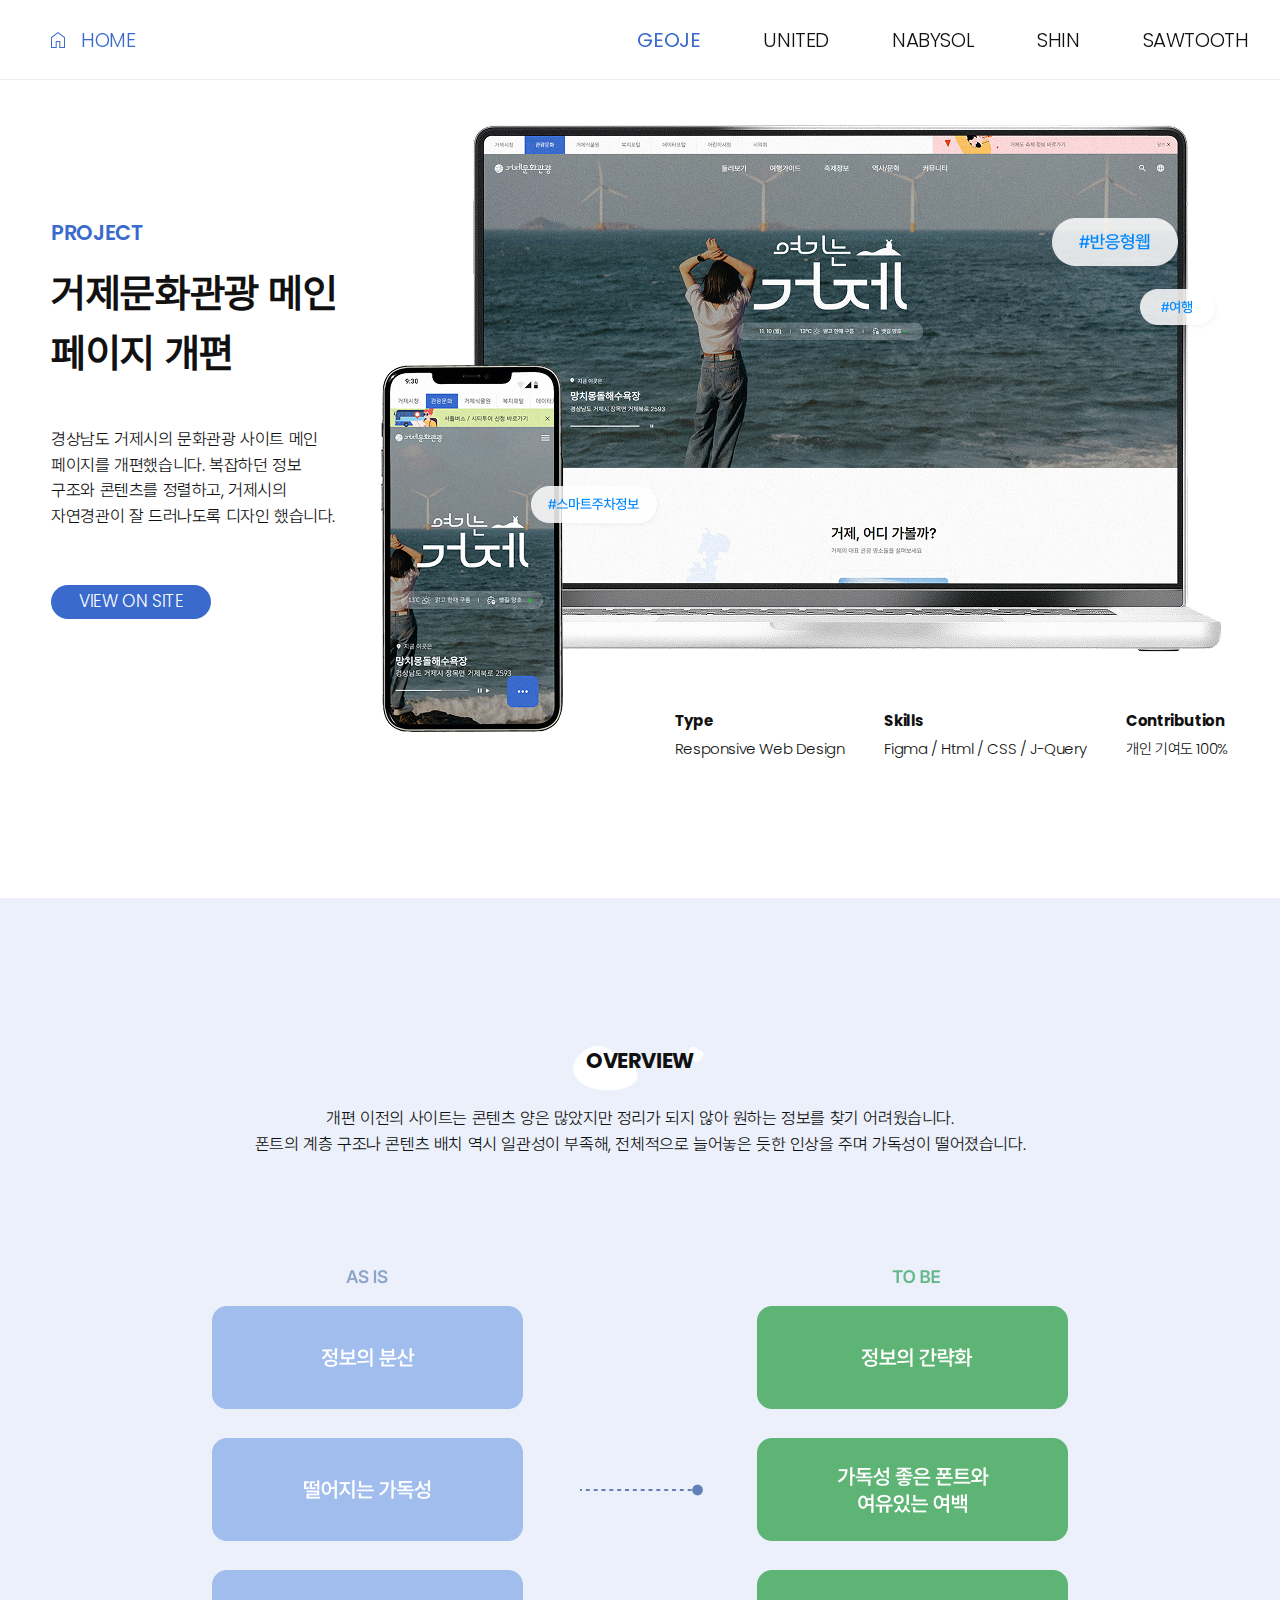
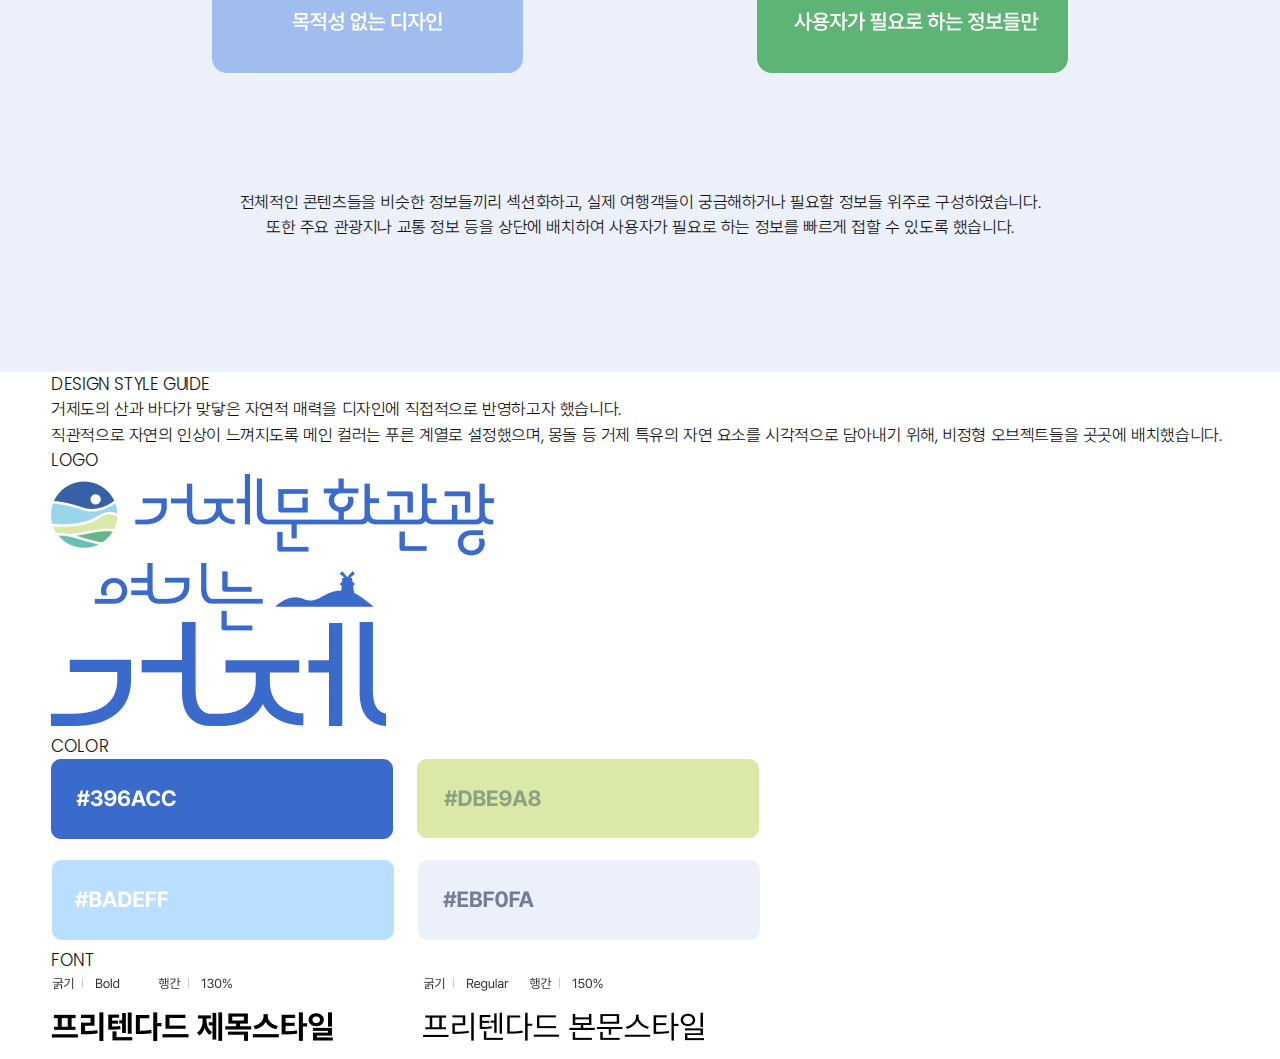
<file: content/project01.html>
<!DOCTYPE html>
<html lang="ko">
<head>
    <meta charset="UTF-8">
    <meta name="viewport" content="width=device-width, initial-scale=1.0">
    <script src="../js/jquery-3.7.1.min.js"></script>
    <link rel="stylesheet" href="../css/main.css">
    <link rel="stylesheet" href="../css/sub_1.css">
    <link rel="shortcut icon" href="../favicon.svg" type="image/x-icon">
    <title>김솔이 | PORTFOLIO - 거제관광문화 개편</title>
</head>
<body>
    <header>
        <h1 class="home"><a href="../index.html"><span>HOME</span></a></h1>
        <nav class="gnb">
            <ul>
                <li><a href="../content/project01.html" class="curr"><span>GEOJE</span></a></li>
                <li><a href="../content/project02.html" ><span>UNITED</span></a></li>
                <li><a href="../content/project03.html" ><span>NABYSOL</span></a></li>
                <li><a href="../content/project04.html" ><span>SHIN</span></a></li>
                <li><a href="#n" ><span>SAWTOOTH</span></a></li>
            </ul>
        </nav>
    </header>

    <div class="container">
        <section class="intro">
            <div class="wrapper">
                <div class="txt">
                    <strong>PROJECT</strong>
                    <h2>거제문화관광 메인 페이지 개편</h2>
                    <p>경상남도 거제시의 문화관광 사이트 메인 페이지를 개편했습니다.
                        복잡하던 정보 구조와 콘텐츠를 정렬하고, 거제시의 자연경관이 잘 드러나도록 디자인 했습니다.</p>
                    <div class="more"><a href="../geoje/index.html" target="_blank"><span>VIEW ON SITE</span></a></div>
                </div><!--txt-->
                <div class="photo">
                    <a href="../geoje/index.html"  target="_blank"><img src="../images/content/prj_01.png" alt=""></a>
                </div><!--photo-->
                <div class="project">
                    <div class="list">
                        <ul>
                            <li> 
                                <h3>Type</h3>
                                <p>Responsive Web Design</p>
                            </li>
                            <li> 
                                <h3>Skills</h3>
                                <p>Figma / Html / CSS / J-Query</p>
                            </li>
                            <li> 
                                <h3>Contribution</h3>
                                <p>개인 기여도 100%</p>
                            </li>
                        </ul>
                    </div>
                </div><!--project-->
            </div>
        </section><!--intro-->
        <section class="overview">
            <div class="wrapper">
                <div class="tit">
                    <h2>OVERVIEW</h2>
                    <span class="deco"></span>
                    <p>개편 이전의 사이트는 콘텐츠 양은 많았지만 정리가 되지 않아 원하는 정보를 찾기 어려웠습니다. <br>
                        폰트의 계층 구조나 콘텐츠 배치 역시 일관성이 부족해, 전체적으로 늘어놓은 듯한 인상을 주며 가독성이 떨어졌습니다.</p>
                </div>
                <div class="photo"><img src="../images/content/prj_02.png" alt=""></div>
                <div class="sub">
                    <p>전체적인 콘텐츠들을 비슷한 정보들끼리 섹션화하고, 실제 여행객들이 궁금해하거나 필요할 정보들 위주로 구성하였습니다. <br>
또한 주요 관광지나 교통 정보 등을 상단에 배치하여 사용자가 필요로 하는 정보를 빠르게 접할 수 있도록 했습니다.</p>
                </div>
            </div>
        </section>
        <section class="guide">
            <div class="wrapper">
                <div class="tit">
                    <h2>DESIGN STYLE GUIDE</h2>
                    <p>거제도의 산과 바다가 맞닿은 자연적 매력을 디자인에 직접적으로 반영하고자 했습니다. <br>
                        직관적으로 자연의 인상이 느껴지도록 메인 컬러는 푸른 계열로 설정했으며, 몽돌 등 거제 특유의 자연 요소를 시각적으로 담아내기 위해, 비정형 오브젝트들을 곳곳에 배치했습니다.</p>
                </div>
                <div class="ctn">
                    <div class="left">
                        <h3>LOGO</h3>
                        <div class="logo_wrap">
                            <div class="logo01"><img src="../images/content/logo01.png" alt=""></div>
                            <div class="logo02"><img src="../images/content/logo02.png" alt=""></div>
                        </div>
                    </div>
                    <div class="right">
                        <div class="color">
                            <h3>COLOR</h3>
                            <div class="color_photo"><img src="../images/content/color.png" alt=""></div>
                        </div>
                        <div class="font">
                            <h3>FONT</h3>
                            <div class="color_photo"><img src="../images/content/font_photo.png" alt=""></div>
                        </div>
                    </div>
                </div>
            </div>
        </section>

    </div><!-- container -->

</body>
</html>
</file>
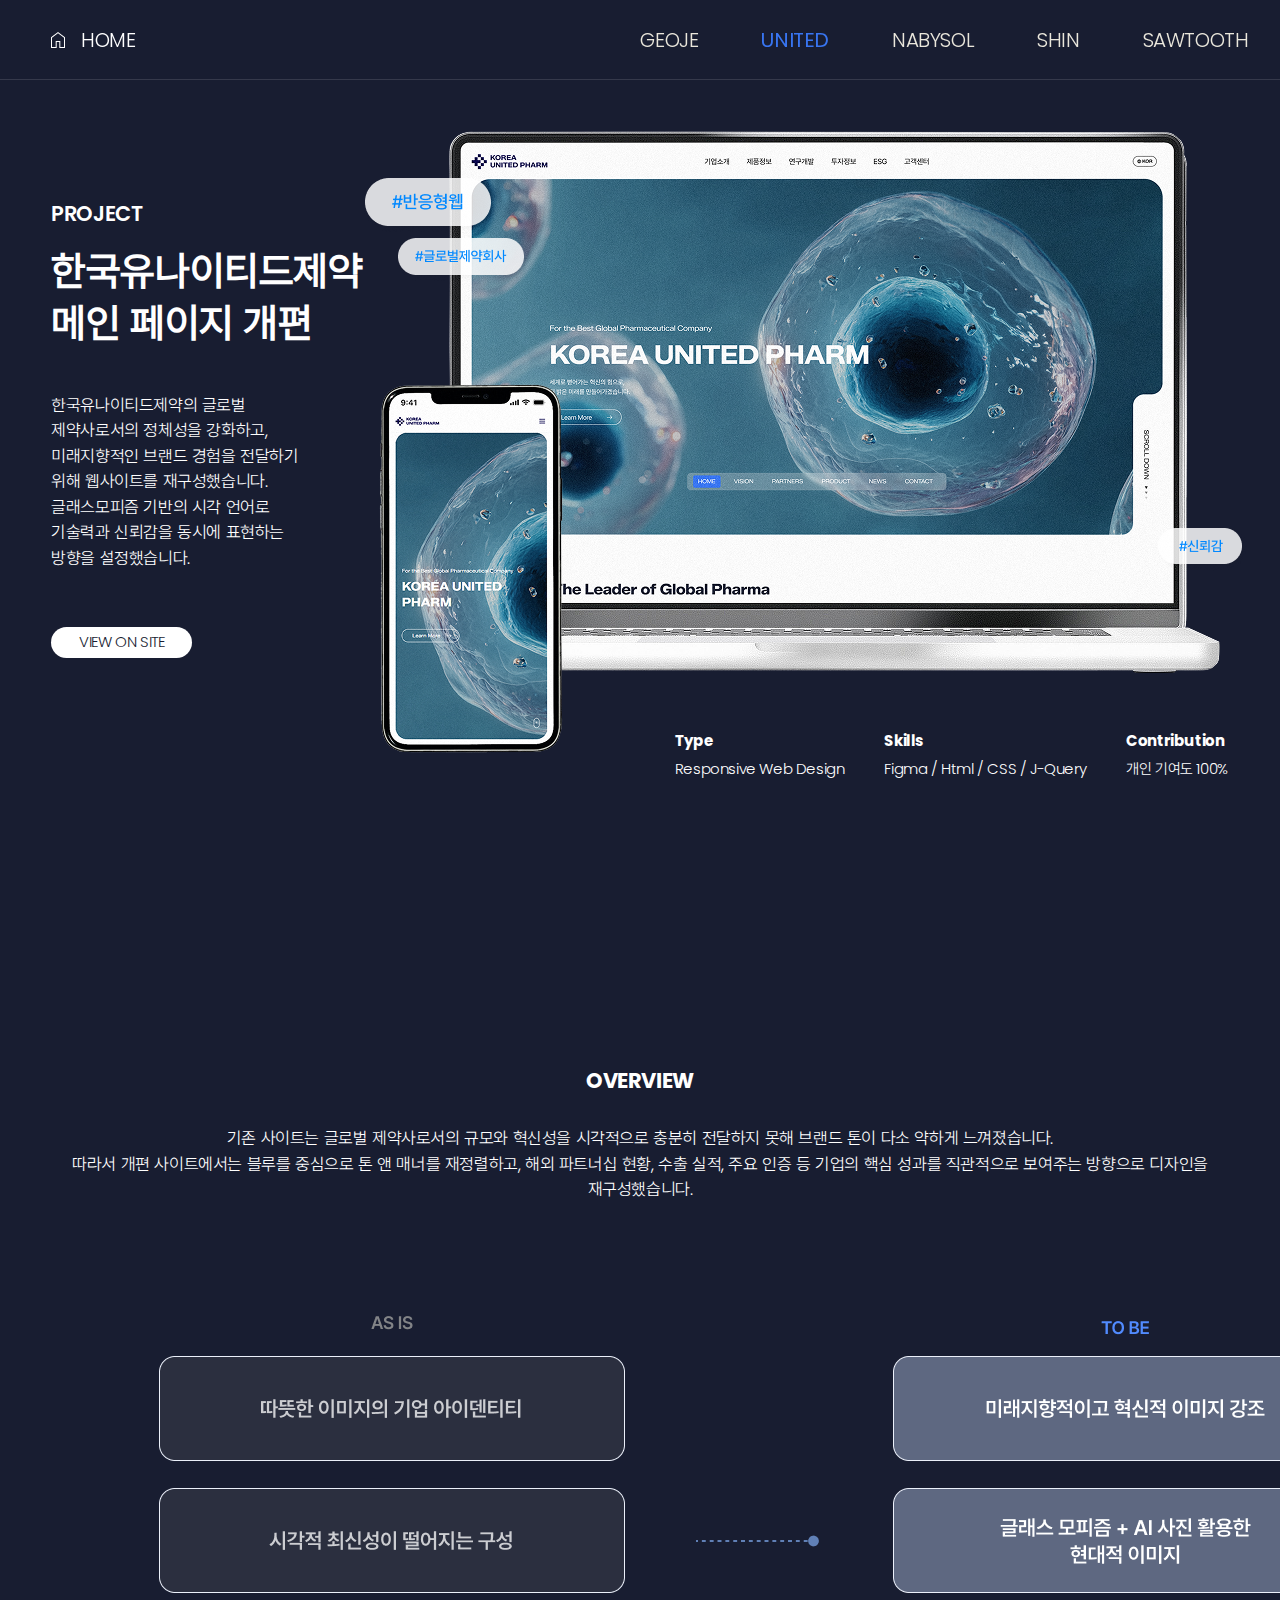
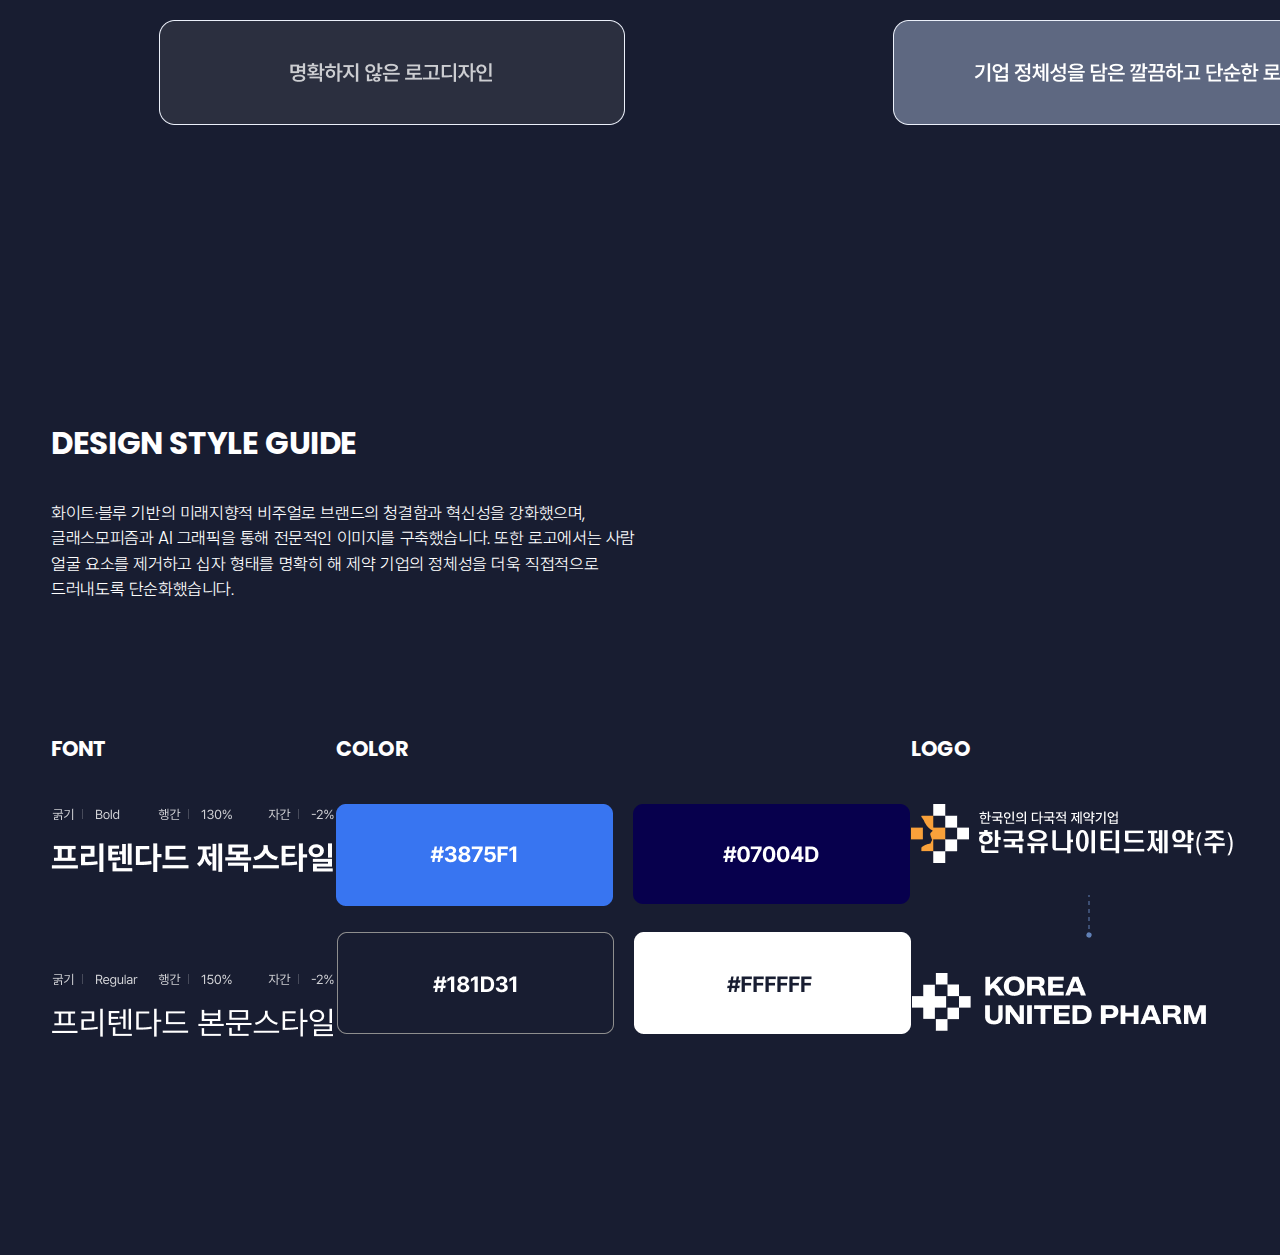
<file: content/project02.html>
<!DOCTYPE html>
<html lang="ko">
<head>
    <meta charset="UTF-8">
    <meta name="viewport" content="width=device-width, initial-scale=1.0">
    <script src="../js/jquery-3.7.1.min.js"></script>
    <link rel="stylesheet" href="../css/main.css">
    <link rel="stylesheet" href="../css/sub_2.css">
    <link rel="shortcut icon" href="../favicon.svg" type="image/x-icon">
    <title>김솔이 | PORTFOLIO - 한국유나이티드제약 개편</title>
</head>
<body>
    <header>
        <h1 class="home"><a href="../index.html"><span>HOME</span></a></h1>
        <nav class="gnb">
            <ul>
                <li><a href="../content/project01.html" ><span>GEOJE</span></a></li>
                <li><a href="../content/project02.html" class="curr" ><span>UNITED</span></a></li>
                <li><a href="../content/project03.html" ><span>NABYSOL</span></a></li>
                <li><a href="../content/project04.html" ><span>SHIN</span></a></li>
                <li><a href="../content/project05.html" ><span>SAWTOOTH</span></a></li>
            </ul>
        </nav>
    </header>

    <div class="container">
        <section class="intro">
            <div class="wrapper">
                <div class="txt">
                    <strong>PROJECT</strong>
                    <h2>한국유나이티드제약 <br> 메인 페이지 개편</h2>
                    <p>한국유나이티드제약의 글로벌 제약사로서의 정체성을 강화하고, 미래지향적인 브랜드 경험을 전달하기 위해 웹사이트를 재구성했습니다. 글래스모피즘 기반의 시각 언어로 기술력과 신뢰감을 동시에 표현하는 방향을 설정했습니다.</p>
                    <div class="more"><a href="../united/index.html" target="_blank"><span>VIEW ON SITE</span></a></div>
                </div><!--txt-->
                <div class="photo">
                    <a href="../united/index.html"  target="_blank"><img src="../images/content/united.png" alt=""></a>
                </div><!--photo-->
                <div class="project">
                    <div class="list">
                        <ul>
                            <li> 
                                <h3>Type</h3>
                                <p>Responsive Web Design</p>
                            </li>
                            <li> 
                                <h3>Skills</h3>
                                <p>Figma / Html / CSS / J-Query</p>
                            </li>
                            <li> 
                                <h3>Contribution</h3>
                                <p>개인 기여도 100%</p>
                            </li>
                        </ul>
                    </div>
                </div><!--project-->
            </div>
        </section><!--intro-->
        <section class="overview">
            <div class="wrapper">
                <div class="tit">
                    <h2>OVERVIEW</h2>
                    <p>기존 사이트는 글로벌 제약사로서의 규모와 혁신성을 시각적으로 충분히 전달하지 못해 브랜드 톤이 다소 약하게 느껴졌습니다. 
                        <br> 따라서 개편 사이트에서는 블루를 중심으로 톤 앤 매너를 재정렬하고, 해외 파트너십 현황, 수출 실적, 주요 인증 등 기업의 핵심 성과를 직관적으로 보여주는 방향으로 디자인을 재구성했습니다.</p>
                </div>
                <div class="photo"><img src="../images/content/united02.png" alt=""></div>
            </div>
        </section>
        <section class="guide">
            <div class="wrapper">
                <div class="tit">
                    <h2>DESIGN STYLE GUIDE</h2>
                    <p>화이트·블루 기반의 미래지향적 비주얼로 브랜드의 청결함과 혁신성을 강화했으며, 글래스모피즘과 AI 그래픽을 통해 전문적인 이미지를 구축했습니다. 또한 로고에서는 사람 얼굴 요소를 제거하고 십자 형태를 명확히 해 제약 기업의 정체성을 더욱 직접적으로 드러내도록 단순화했습니다.</p>
                </div>
                <div class="ctn">
                    <div class="font">
                        <h3>FONT</h3>
                        <div class="color_photo"><img src="../images/content/united_font.png" alt=""></div>
                    </div>
                    <div class="color">
                        <h3>COLOR</h3>
                        <div class="color_photo"><img src="../images/content/united_color.png" alt=""></div>
                    </div>
                    <div class="logo">
                        <h3>LOGO</h3>
                        <div class="logo_wrap">
                            <div class="logo01"><img src="../images/content/united_logo.png" alt=""></div>
                        </div>
                    </div>
                    
                </div>
            </div>
        </section>

    </div><!-- container -->

</body>
</html>
</file>
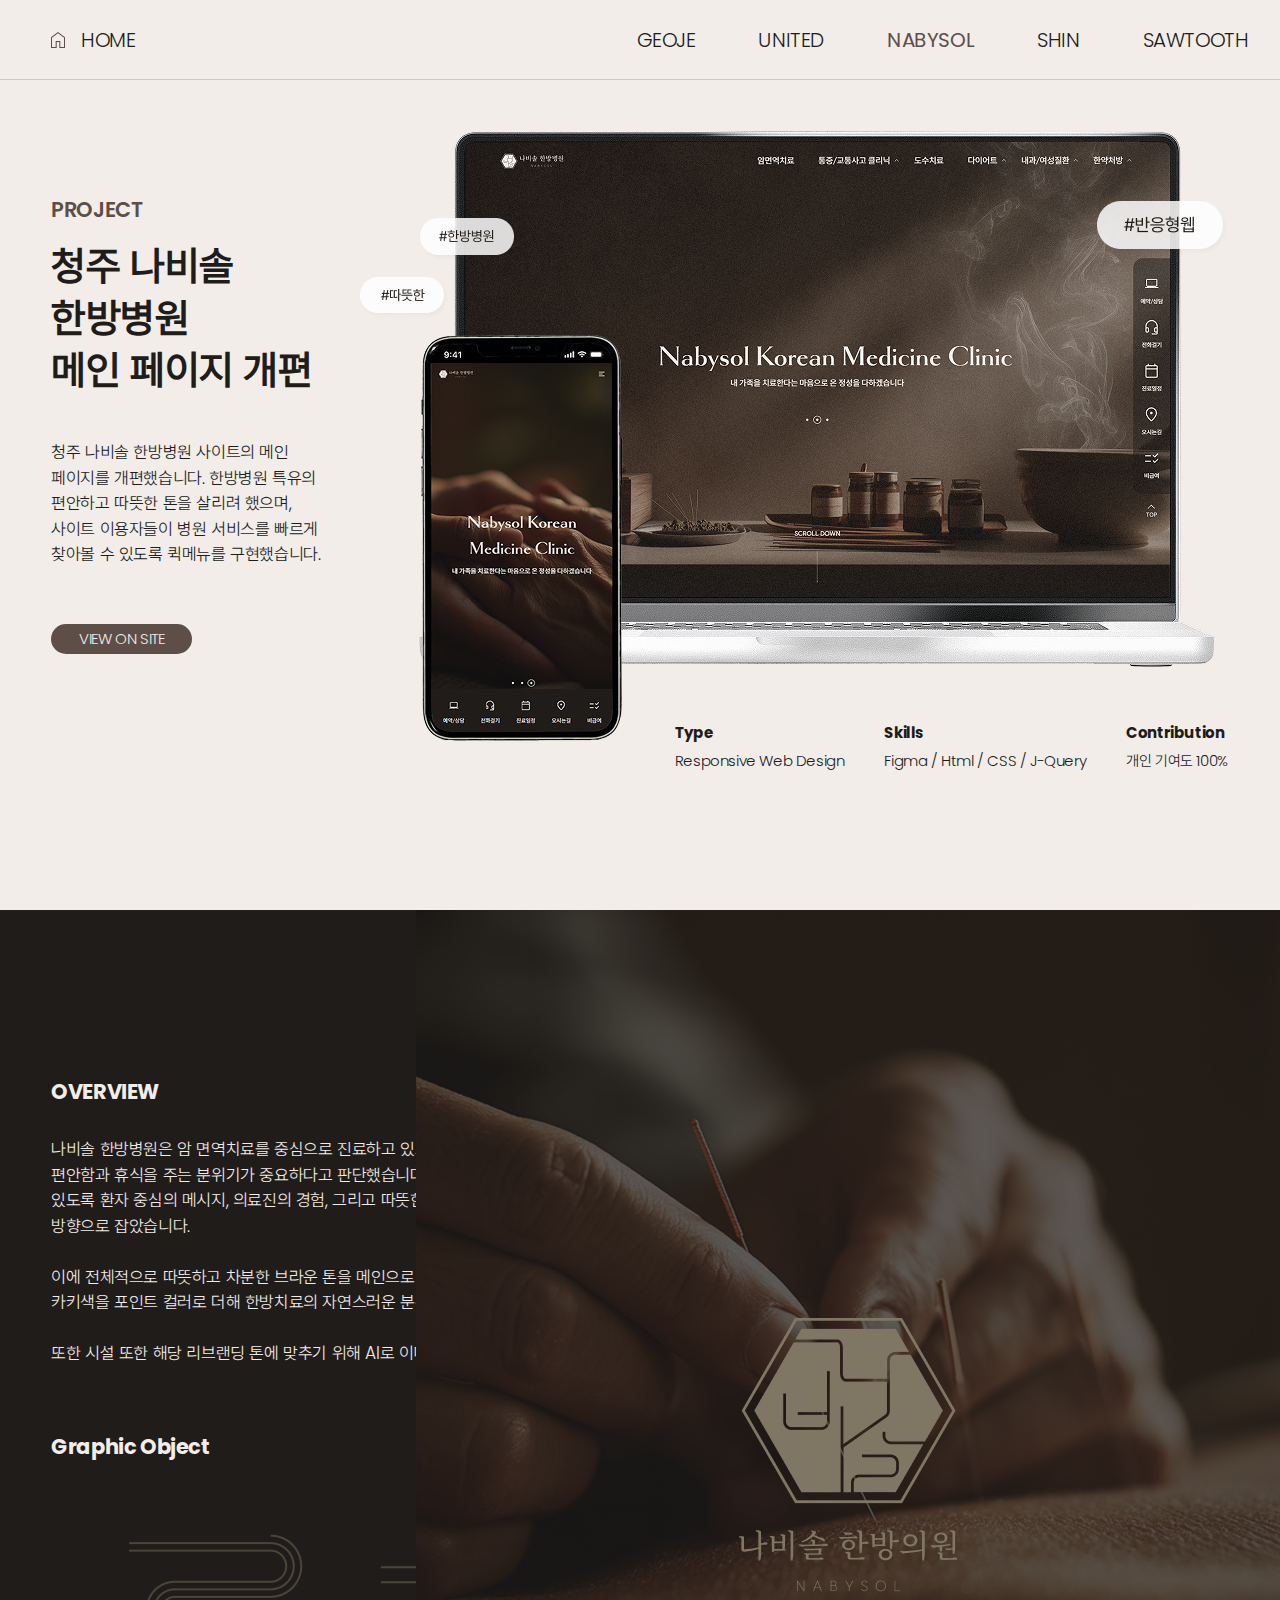
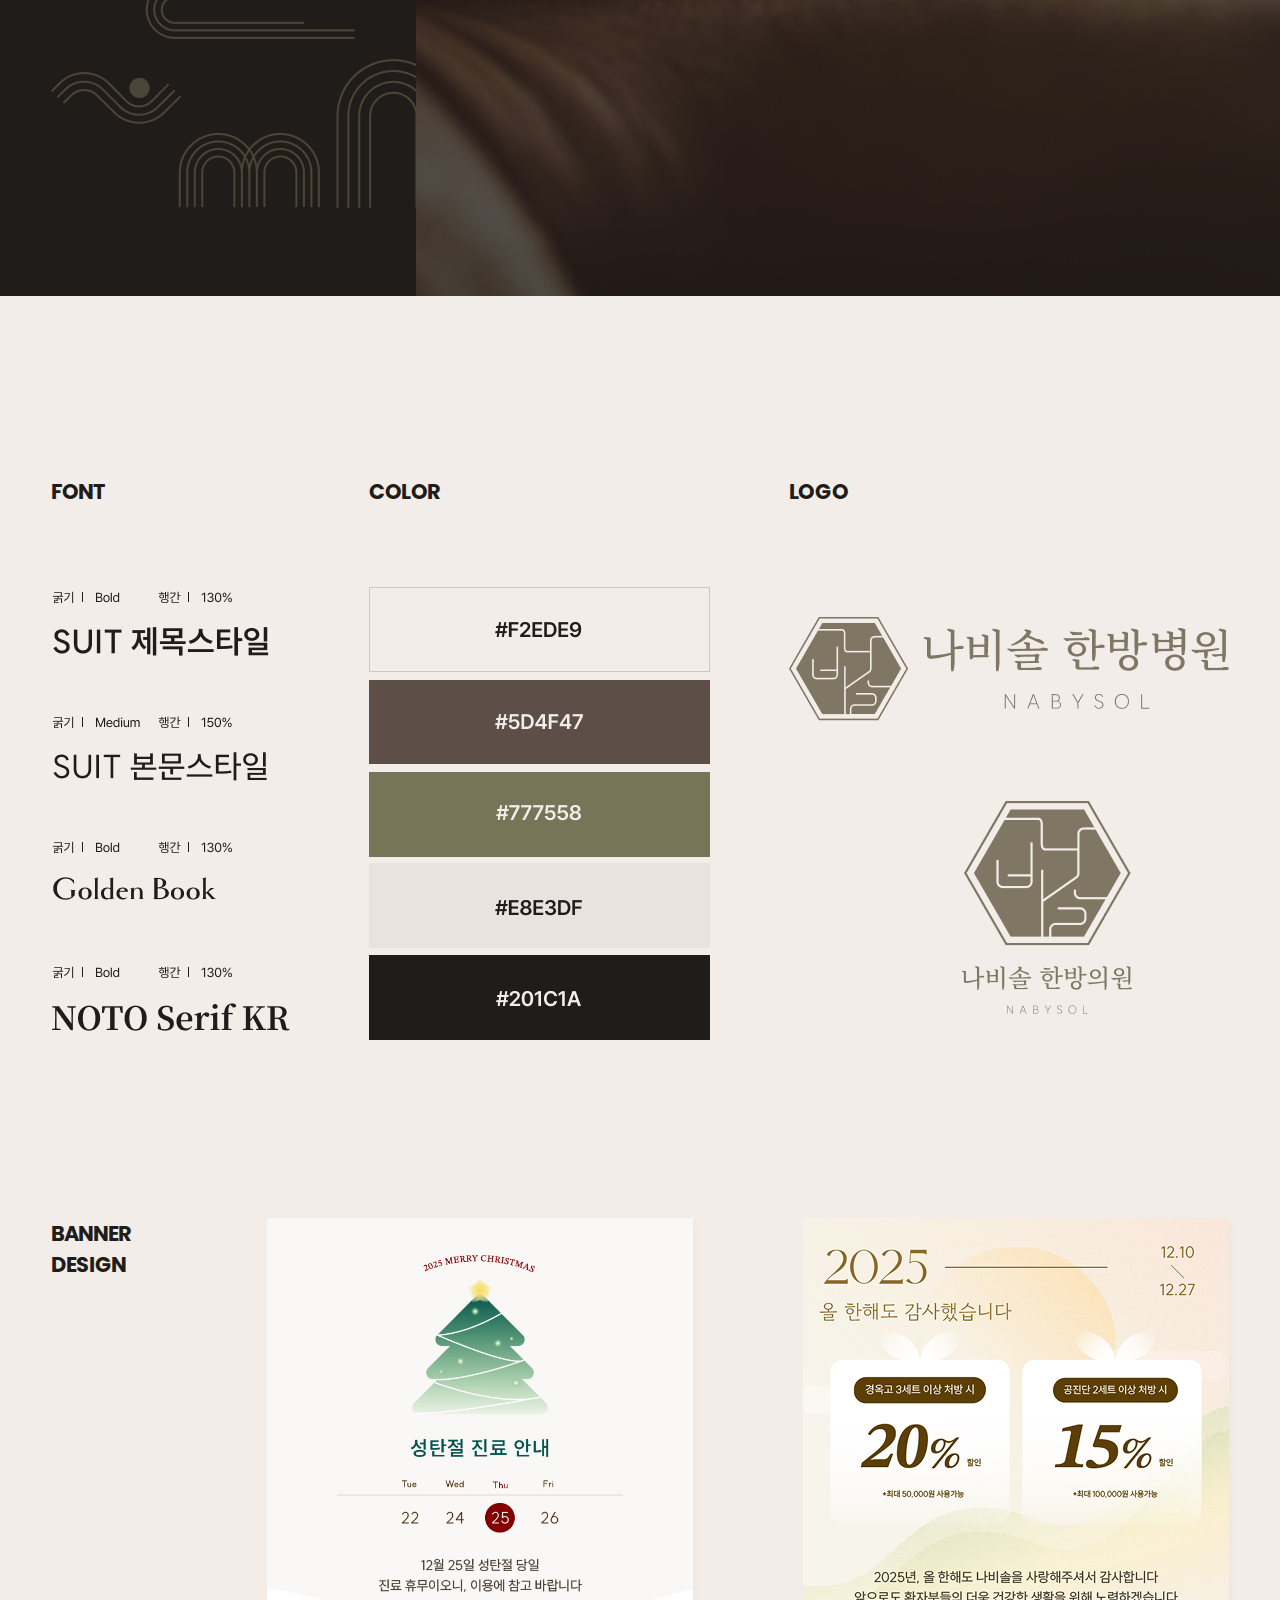
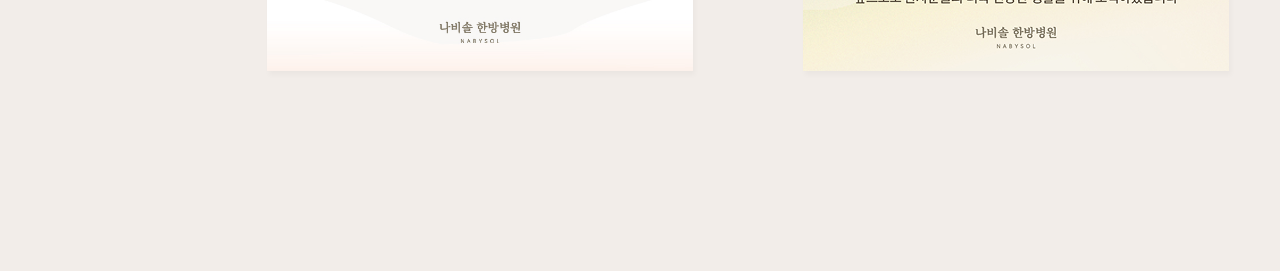
<file: content/project03.html>
<!DOCTYPE html>
<html lang="ko">
<head>
    <meta charset="UTF-8">
    <meta name="viewport" content="width=device-width, initial-scale=1.0">
    <script src="../js/jquery-3.7.1.min.js"></script>
    <link rel="stylesheet" href="../css/main.css">
    <link rel="stylesheet" href="../css/sub_3.css">
    <link rel="shortcut icon" href="../favicon.svg" type="image/x-icon">
    <title>김솔이 | PORTFOLIO - 청주나비솔한방병원 개편</title>
</head>
<body>
    <header>
        <h1 class="home"><a href="../index.html"><span>HOME</span></a></h1>
        <nav class="gnb">
            <ul>
                <li><a href="../content/project01.html" ><span>GEOJE</span></a></li>
                <li><a href="../content/project02.html" ><span>UNITED</span></a></li>
                <li><a href="../content/project03.html" class="curr" ><span>NABYSOL</span></a></li>
                <li><a href="../content/project04.html" ><span>SHIN</span></a></li>
                <li><a href="../content/project05.html" ><span>SAWTOOTH</span></a></li>
            </ul>
        </nav>
    </header>

    <div class="container">
        <section class="intro">
            <div class="wrapper">
                <div class="txt">
                    <strong>PROJECT</strong>
                    <h2>청주 나비솔 한방병원 <br> 메인 페이지 개편</h2>
                    <p>청주 나비솔 한방병원 사이트의 메인 페이지를 개편했습니다. 한방병원 특유의 편안하고 따뜻한 톤을 살리려 했으며, 사이트 이용자들이 병원 서비스를 빠르게 찾아볼 수 있도록 퀵메뉴를 구현했습니다.</p>
                    <div class="more"><a href="../nabysol/index.html" target="_blank"><span>VIEW ON SITE</span></a></div>
                </div><!--txt-->
                <div class="photo">
                    <a href="../nabysol/index.html" target="_blank"><img src="../images/content/nabysol.png" alt=""></a>
                </div><!--photo-->
                <div class="project">
                    <div class="list">
                        <ul>
                            <li> 
                                <h3>Type</h3>
                                <p>Responsive Web Design</p>
                            </li>
                            <li> 
                                <h3>Skills</h3>
                                <p>Figma / Html / CSS / J-Query</p>
                            </li>
                            <li> 
                                <h3>Contribution</h3>
                                <p>개인 기여도 100%</p>
                            </li>
                        </ul>
                    </div>
                </div><!--project-->
            </div>
        </section><!--intro-->
        <section class="overview">
            <div class="wrapper">
                <div class="left">
                    <h2>OVERVIEW</h2>
                    <p>나비솔 한방병원은 암 면역치료를 중심으로 진료하고 있으며, 입원 환자가 많은 특성상 편안함과 휴식을 주는 분위기가 중요하다고 판단했습니다. 환자와 보호자가 신뢰할 수 있도록 환자 중심의 메시지, 의료진의 경험, 그리고 따뜻한 톤을 유지하는 것도 핵심 방향으로 잡았습니다.
                        <br><br>
                    이에 전체적으로 따뜻하고 차분한 브라운 톤을 메인으로 사용해 톤앤매너를 통일하고, 카키색을 포인트 컬러로 더해 한방치료의 자연스러운 분위기를 표현했습니다.
                        <br><br>
                    또한 시설 또한 해당 리브랜딩 톤에 맞추기 위해 AI로 이미지를 생성해서 사용하였습니다.</p>
                    <div class="graphic">
                        <h3>Graphic Object</h3>
                        <div class="photo"><img src="../images/content/nabysol_grp.png" alt=""></div>
                    </div>
                </div>
                <div class="right">
                    <div class="photo"><img src="../images/content/nabysol_right.png" alt=""></div>
                </div>
            </div>
        </section>
        <section class="guide">
            <div class="wrapper">
                <div class="ctn">
                    <div class="font">
                        <h3>FONT</h3>
                        <div class="color_photo"><img src="../images/content/nabysol_font.png" alt=""></div>
                    </div>
                    <div class="color">
                        <h3>COLOR</h3>
                        <div class="color_photo"><img src="../images/content/nabysol_color.png" alt=""></div>
                    </div>
                    <div class="logo">
                        <h3>LOGO</h3>
                            <div class="logo01"><img src="../images/content/nabysol_logo.png" alt=""></div>
                    </div>
                </div>
                <div class="banner">
                    <h3>BANNER DESIGN</h3>
                    <img src="../images/content/layerpopup01.jpg" alt="">
                    <img src="../images/content/layerpopup02.png" alt="">
                </div>
            </div>
        </section>

    </div><!-- container -->

</body>
</html>
</file>
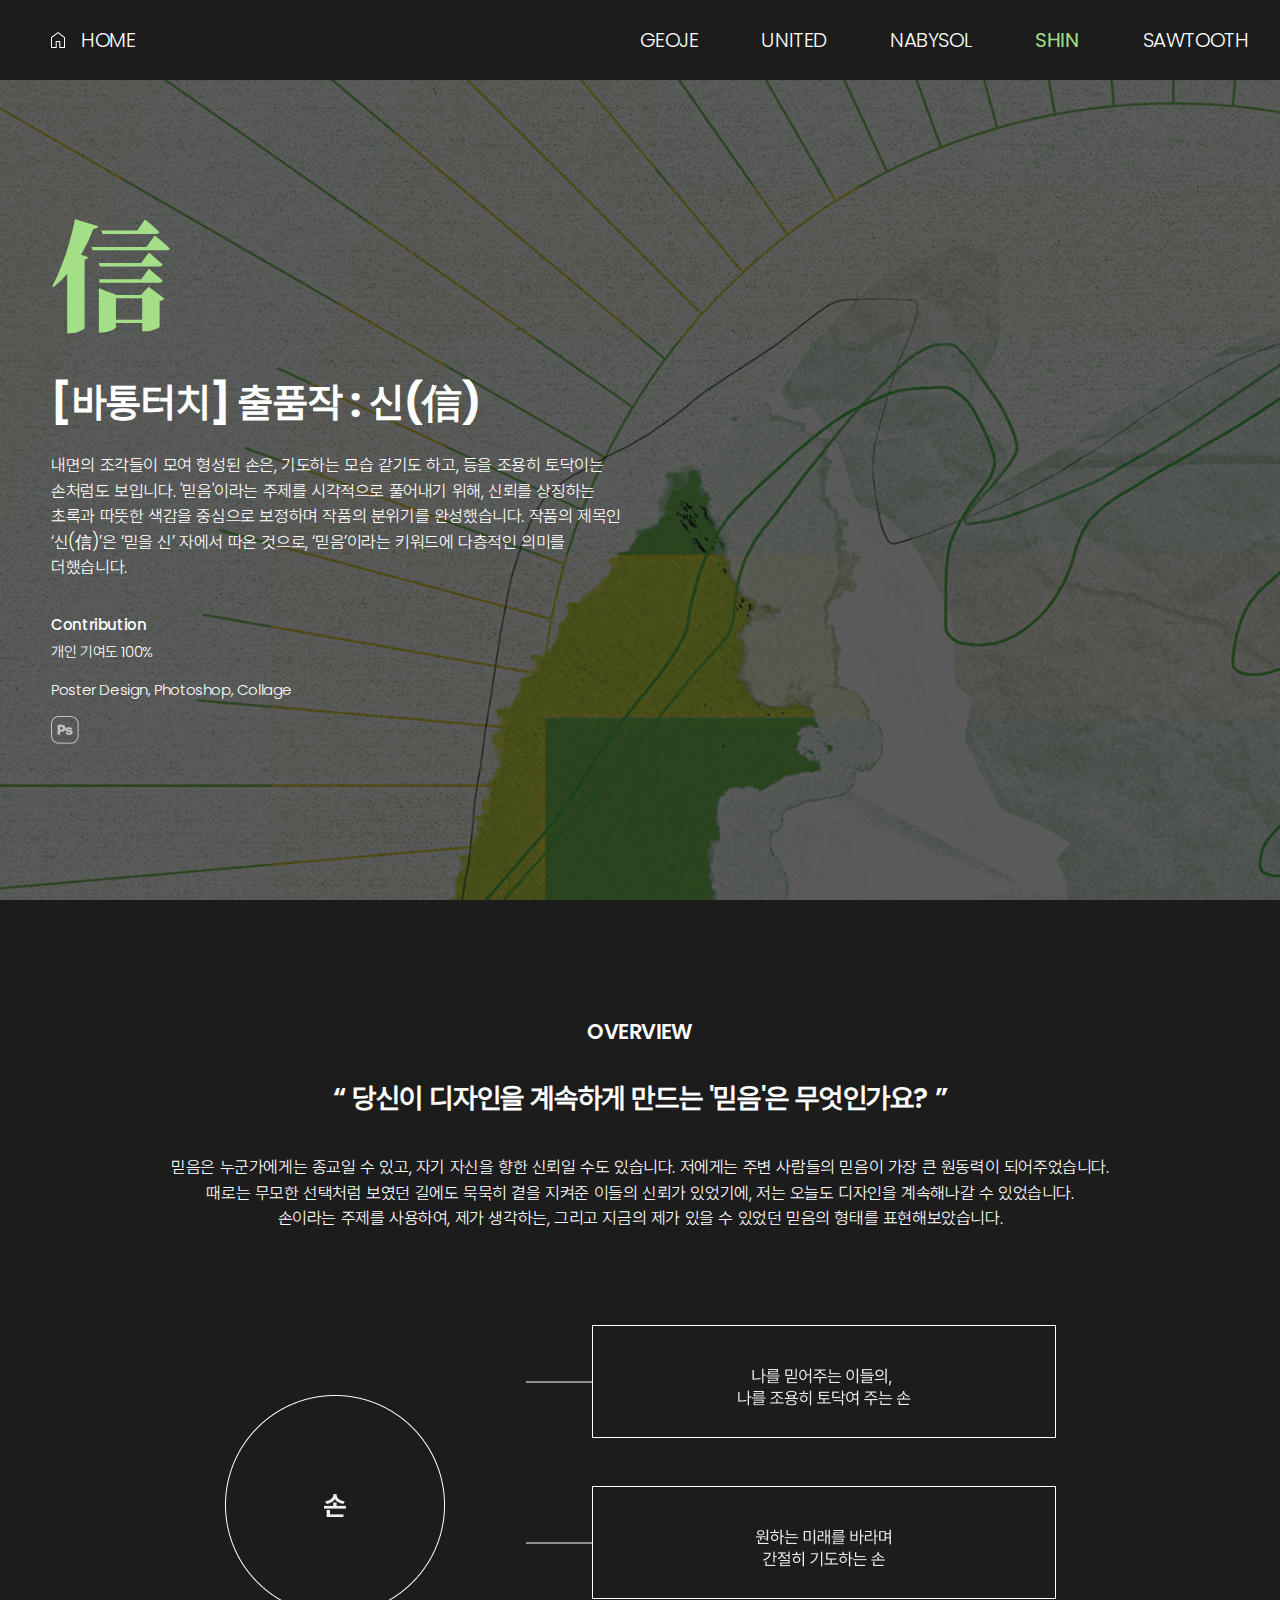
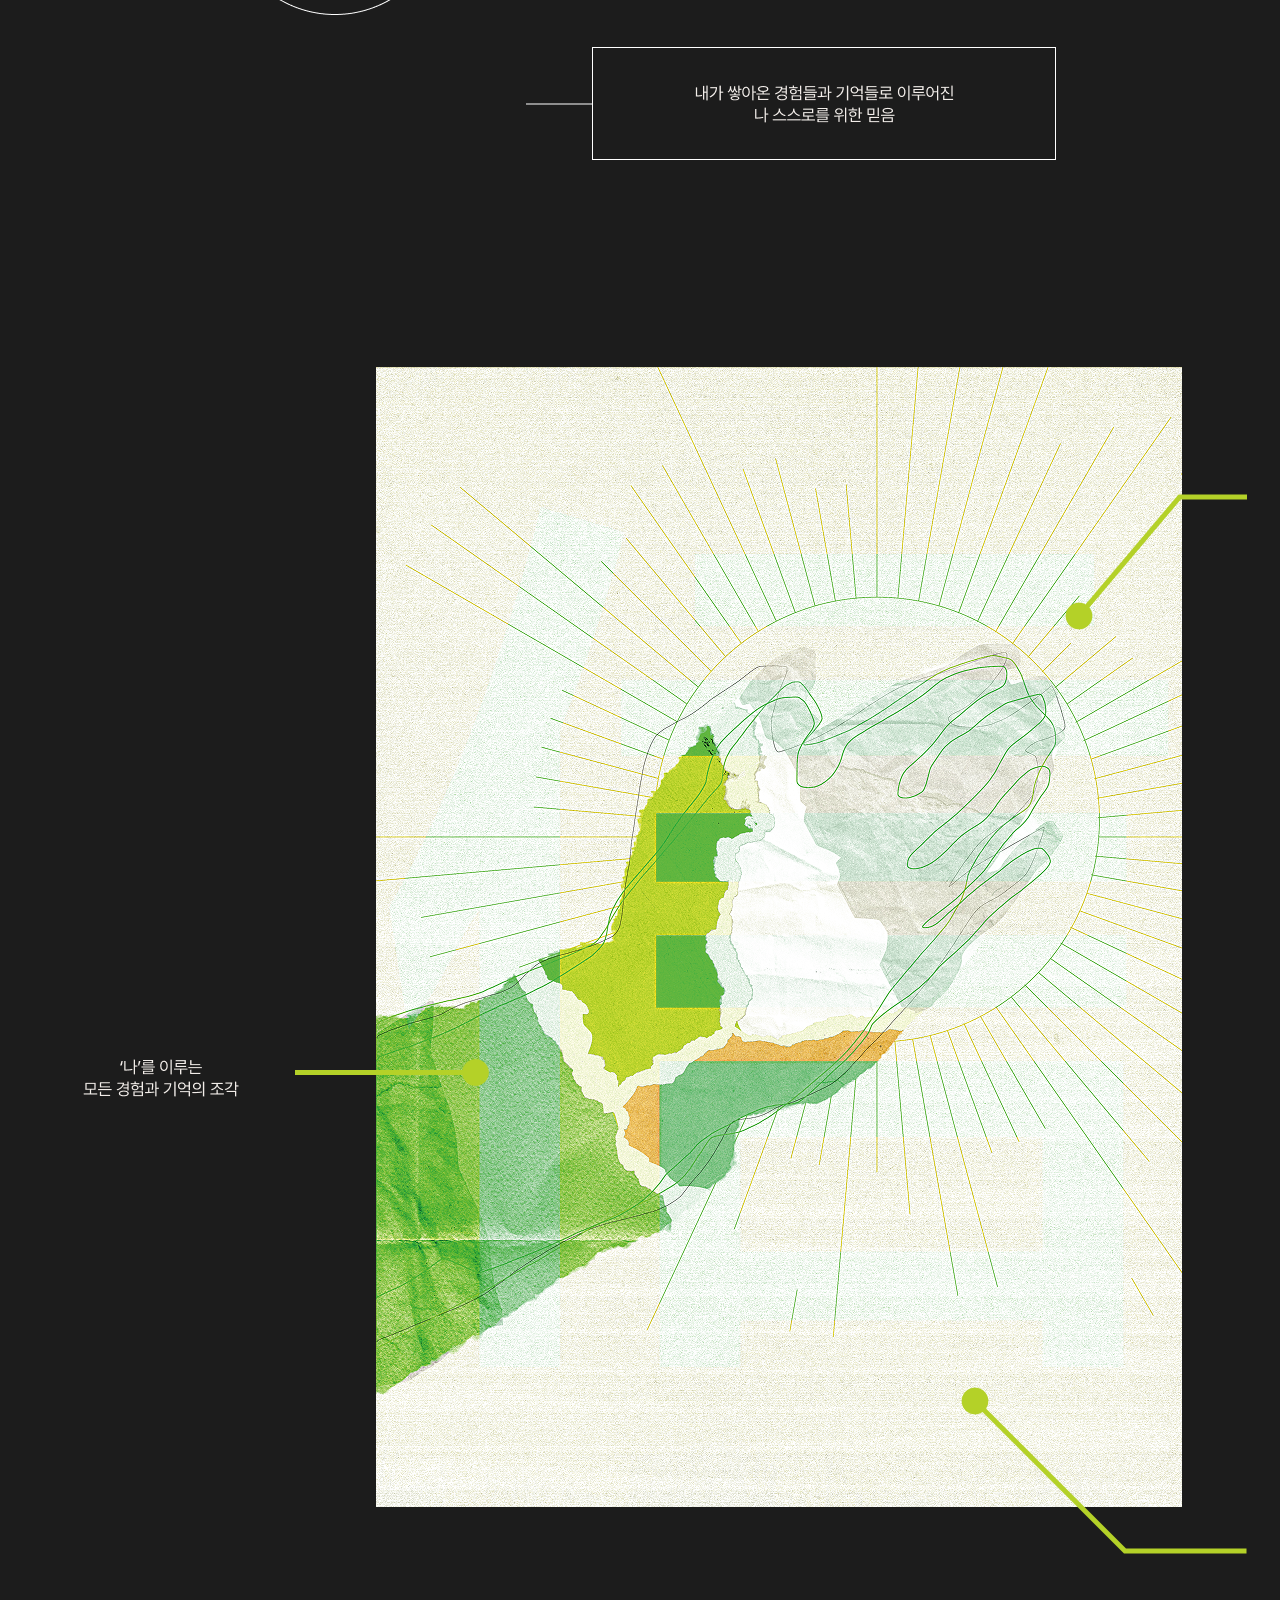
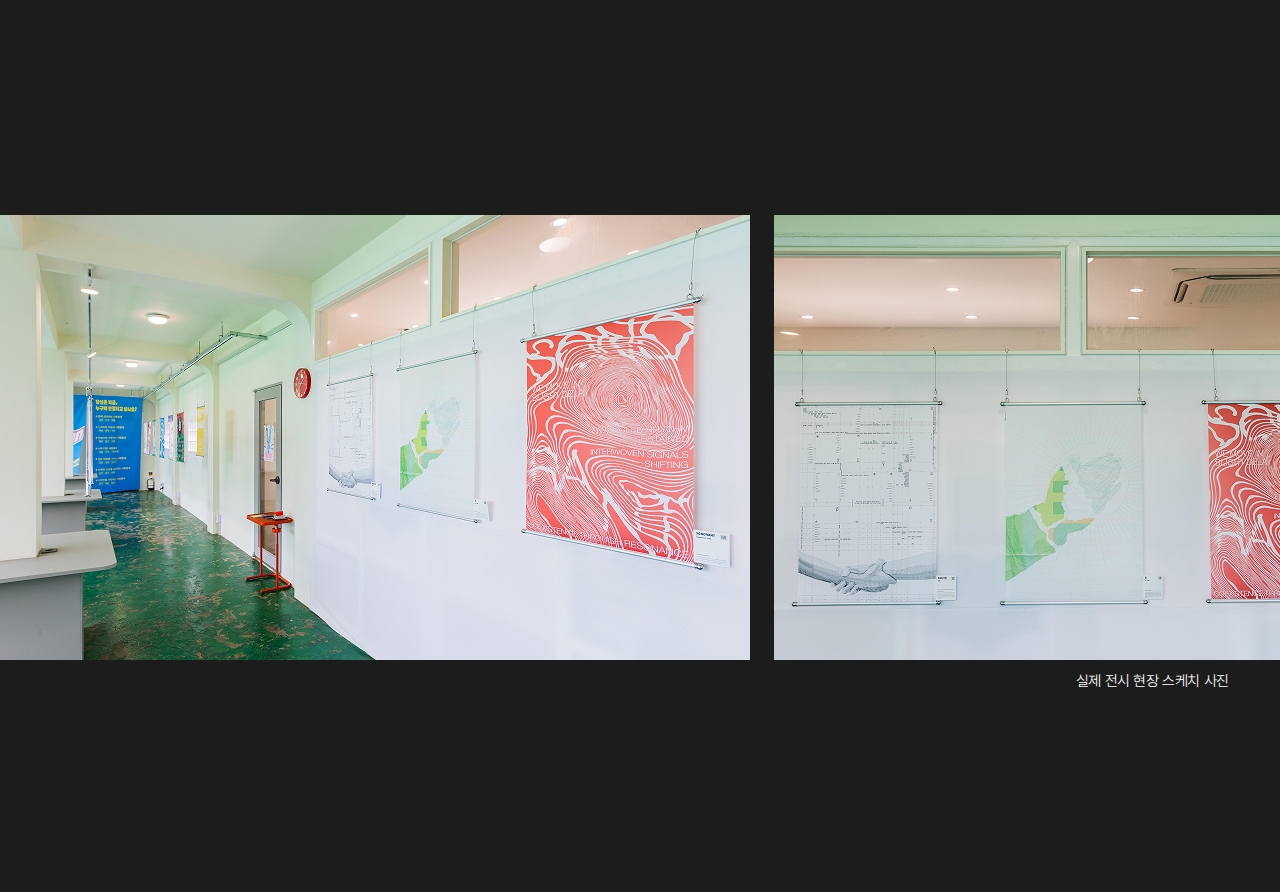
<file: content/project04.html>
<!DOCTYPE html>
<html lang="ko">
<head>
    <meta charset="UTF-8">
    <meta name="viewport" content="width=device-width, initial-scale=1.0">
    <script src="../js/jquery-3.7.1.min.js"></script>
    <link rel="stylesheet" href="../css/main.css">
    <link rel="stylesheet" href="../css/sub_4.css">
    <link rel="shortcut icon" href="../favicon.svg" type="image/x-icon">
    <title>김솔이 | PORTFOLIO - [바통터치] 출품작 : 신</title>
</head>
<body>
    <header>
        <h1 class="home"><a href="../index.html"><span>HOME</span></a></h1>
        <nav class="gnb">
            <ul>
                <li><a href="../content/project01.html" ><span>GEOJE</span></a></li>
                <li><a href="../content/project02.html" ><span>UNITED</span></a></li>
                <li><a href="../content/project03.html"  ><span>NABYSOL</span></a></li>
                <li><a href="../content/project04.html" class="curr"><span>SHIN</span></a></li>
                <li><a href="../content/project05.html" ><span>SAWTOOTH</span></a></li>
            </ul>
        </nav>
    </header>

    <div class="container">
        <section class="intro">
            <div class="wrapper">
                <div class="txt">
                    <strong>信</strong>
                    <h2>[바통터치] 출품작 : 신(信)</h2>
                    <p>내면의 조각들이 모여 형성된 손은, 기도하는 모습 같기도 하고, 등을 조용히 토닥이는 손처럼도 보입니다. '믿음'이라는 주제를 시각적으로 풀어내기 위해, 신뢰를 상징하는 초록과 따뜻한 색감을 중심으로 보정하며 작품의 분위기를 완성했습니다. 작품의 제목인 ‘신(信)’은 ‘믿을 신’ 자에서 따온 것으로, ‘믿음’이라는 키워드에 다층적인 의미를 더했습니다.</p>
                </div><!--txt-->
                <div class="project">
                    <div class="list">
                        <ul>
                            <li>
                                <h3>Contribution</h3>
                                <p>개인 기여도 100%</p>
                            </li>
                            <li>
                                <p>Poster Design, Photoshop, Collage</p>
                                <img src="../images/content/exh_tool.jpg" alt="">
                            </li>
                        </ul>
                    </div>
                </div><!--project-->
            </div>
        </section><!--intro-->
        <section class="overview">
            <div class="wrapper">
                <div class="tit">
                    <h2>OVERVIEW</h2>
                    <strong>“ 당신이 디자인을 계속하게 만드는 '믿음'은 무엇인가요? ”</strong>
                    <p>믿음은 누군가에게는 종교일 수 있고, 자기 자신을 향한 신뢰일 수도 있습니다. 저에게는 주변 사람들의 믿음이 가장 큰 원동력이 되어주었습니다. 
                        <br> 때로는 무모한 선택처럼 보였던 길에도 묵묵히 곁을 지켜준 이들의 신뢰가 있었기에, 저는 오늘도 디자인을 계속해나갈 수 있었습니다.
                        <br> 손이라는 주제를 사용하여, 제가 생각하는, 그리고 지금의 제가 있을 수 있었던 믿음의 형태를 표현해보았습니다.</p>
                <div class="photo">
                    <img src="../images/content/exh_over.jpg" alt="">
                </div>
            </div>
        </section>
        <section class="detail">
            <div class="wrapper">
                <div class="photo">
                    <img src="../images/content/exh_detail.jpg" alt="">
                </div>
                <div class="exh_wrap">
                    <img class="exh01" src="../images/content/exh01.jpg" alt="">
                    <img class="exh02" src="../images/content/exh02.jpg" alt="">
                </div>
                <p>실제 전시 현장 스케치 사진</p>
            </div>
        </section>
    </div><!-- container -->

</body>
</html>
</file>
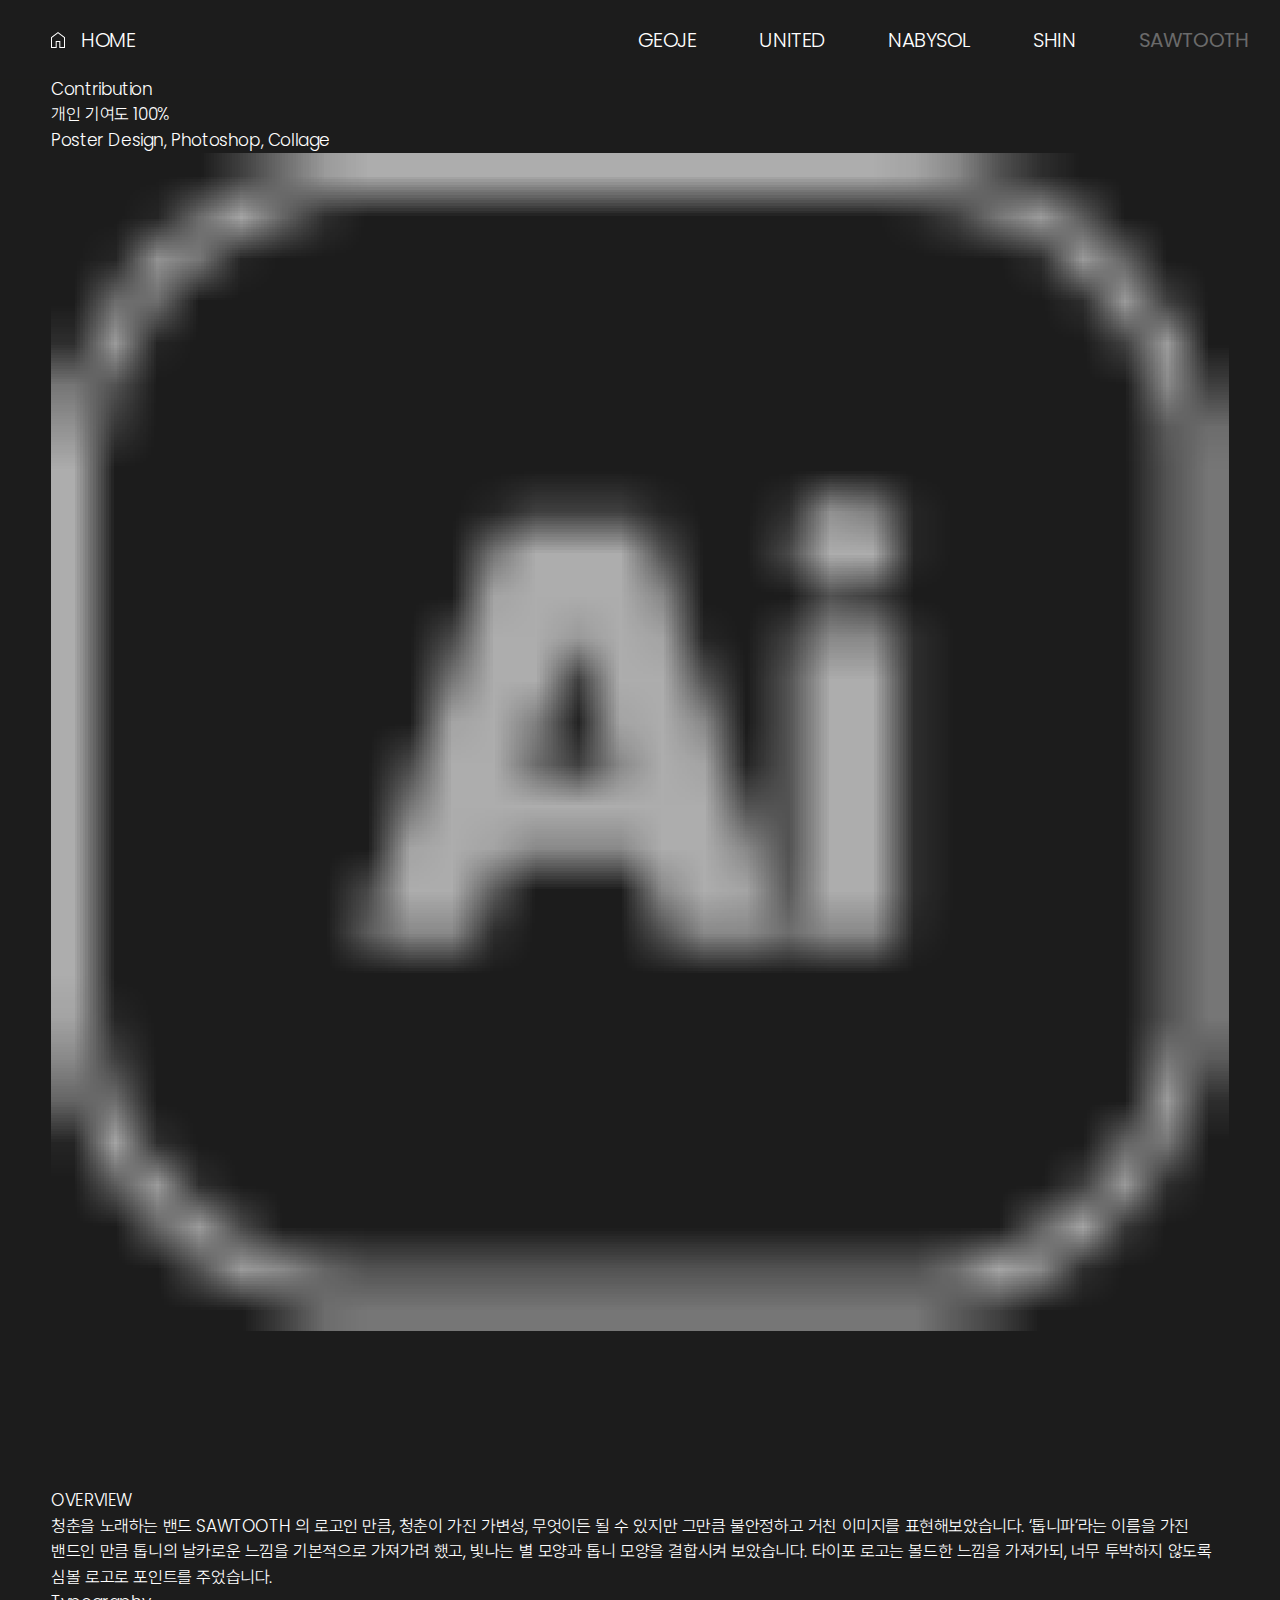
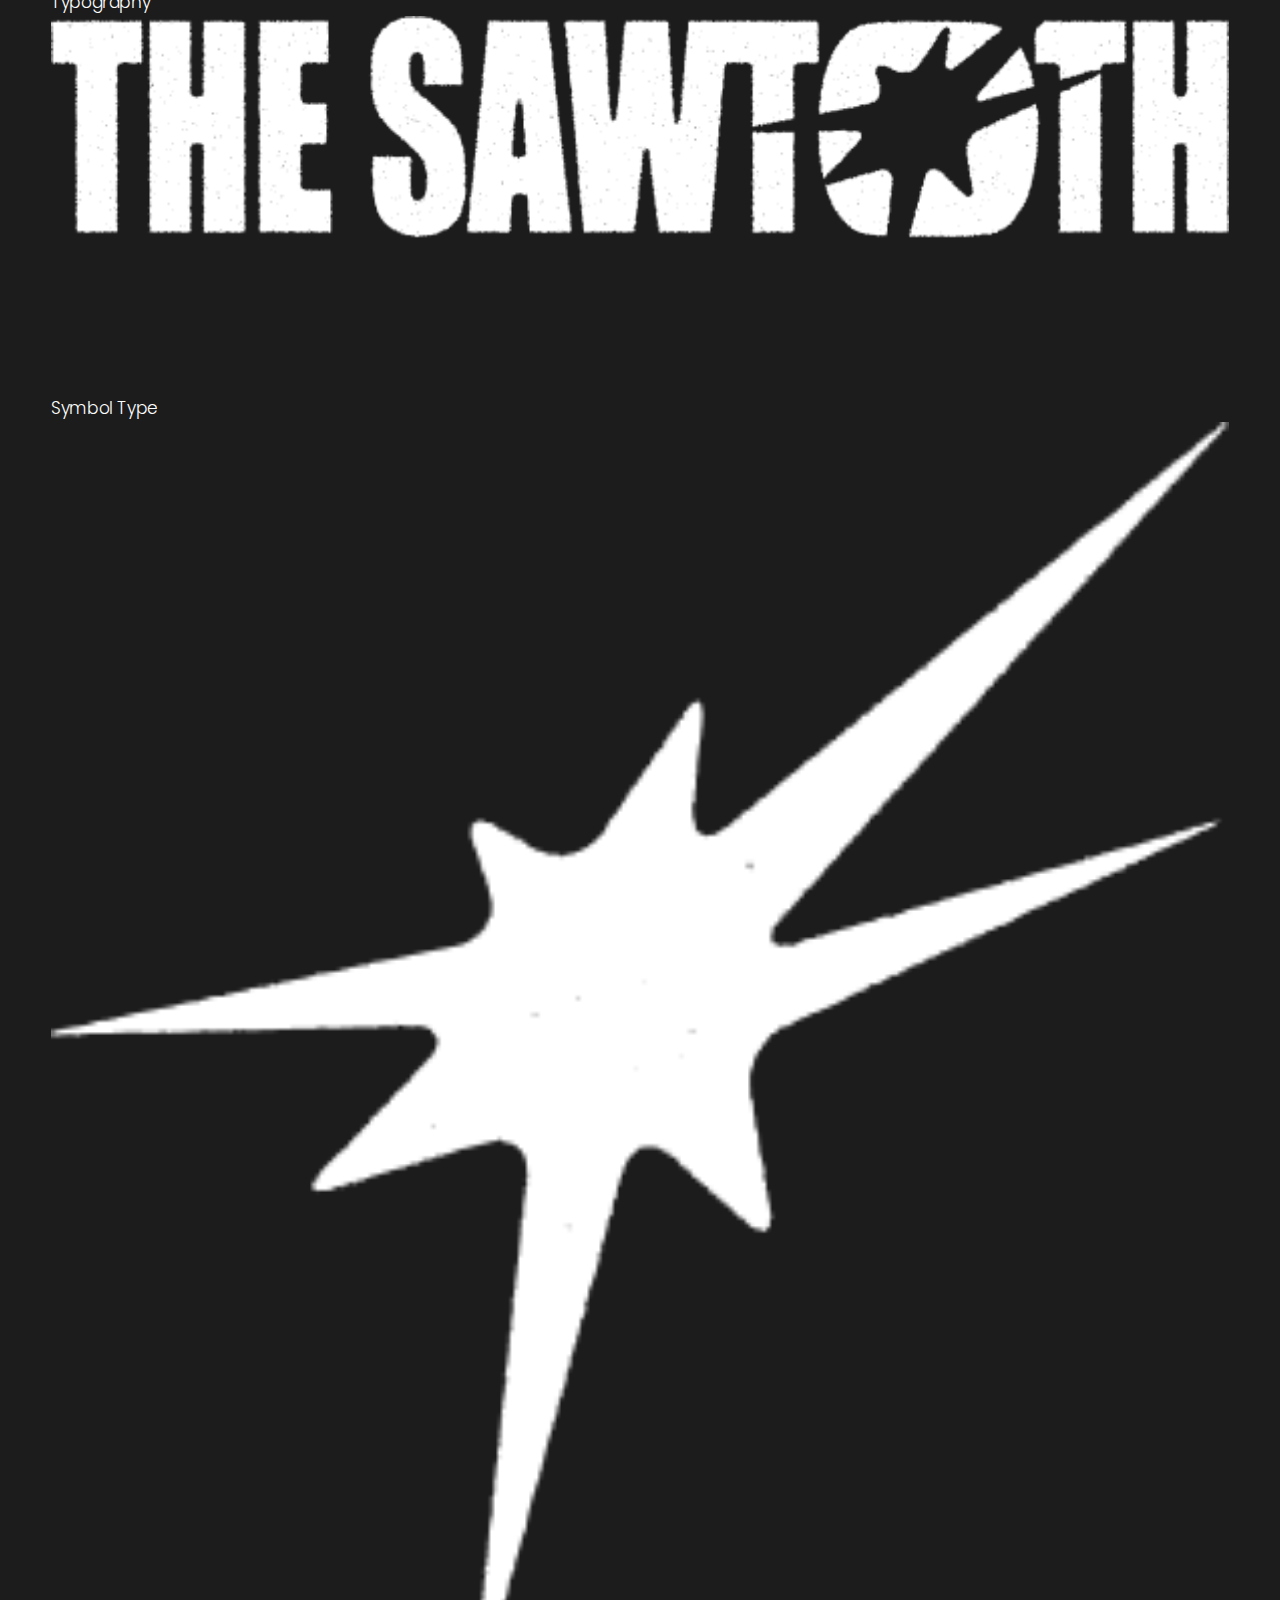
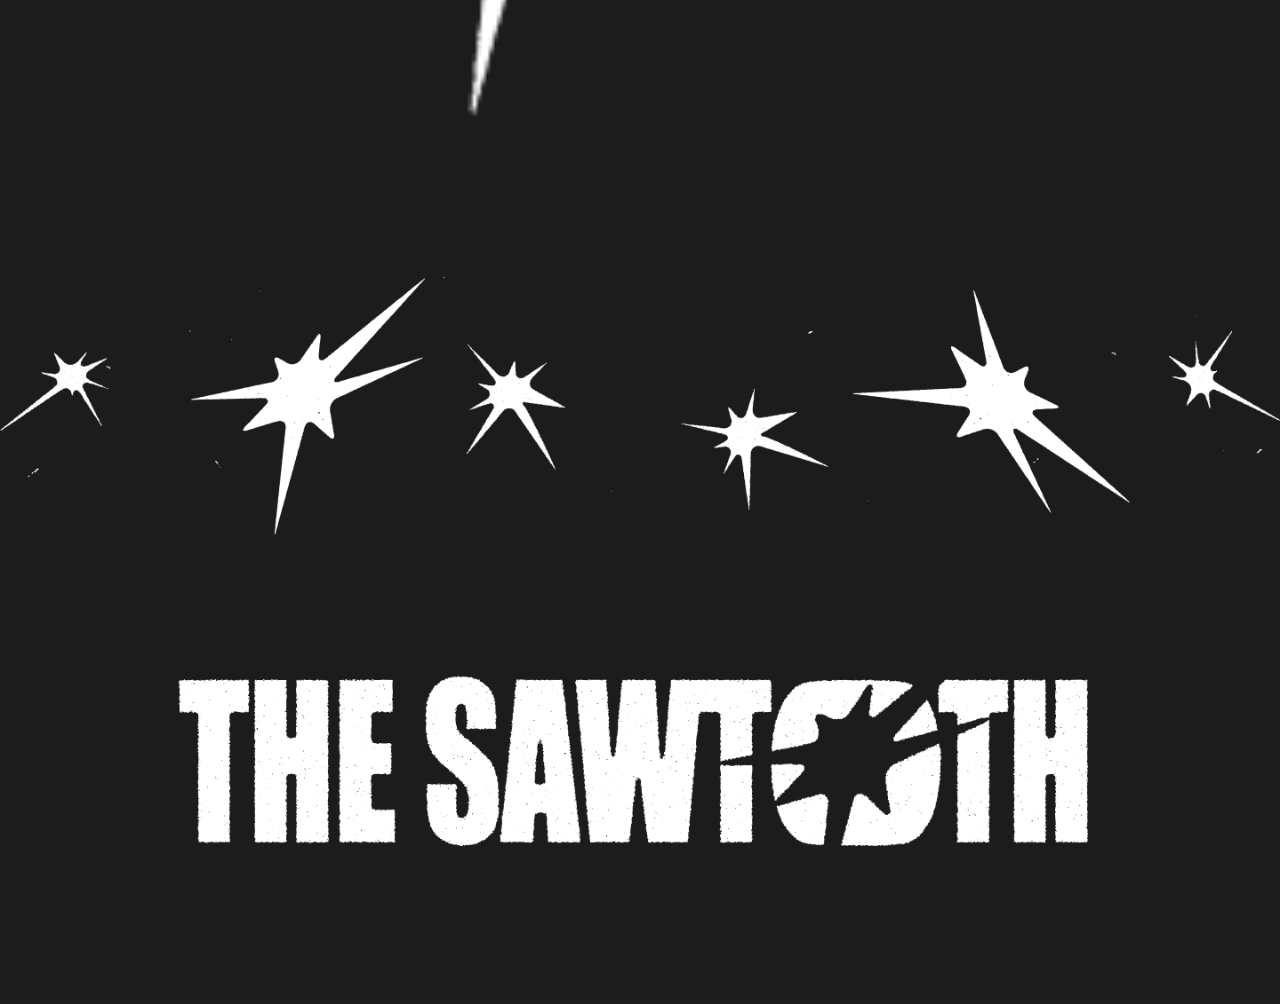
<file: content/project05.html>
<!DOCTYPE html>
<html lang="ko">
<head>
    <meta charset="UTF-8">
    <meta name="viewport" content="width=device-width, initial-scale=1.0">
    <script src="../js/jquery-3.7.1.min.js"></script>
    <link rel="stylesheet" href="../css/main.css">
    <link rel="stylesheet" href="../css/sub_5.css">
    <link rel="shortcut icon" href="../favicon.svg" type="image/x-icon">
    <title>김솔이 | PORTFOLIO - SAWTOOTH 로고 제작 </title>
</head>
<body>
    <div id="wrap">
        <header>
            <h1 class="home"><a href="../index.html"><span>HOME</span></a></h1>
            <nav class="gnb">
                <ul>
                    <li><a href="../content/project01.html" ><span>GEOJE</span></a></li>
                    <li><a href="../content/project02.html" ><span>UNITED</span></a></li>
                    <li><a href="../content/project03.html"  ><span>NABYSOL</span></a></li>
                    <li><a href="../content/project04.html" ><span>SHIN</span></a></li>
                    <li><a href="../content/project05.html" class="curr"><span>SAWTOOTH</span></a></li>
                </ul>
            </nav>
        </header>

        <div class="container">
            <section class="intro">
                <div class="wrapper">
                    <div class="txt">
                        <strong></strong>
                        <h2>밴드 ‘The Sawtooth’ 로고 제작</h2>
                        <p>인디밴드 The Sawtooth의 로고를 제작했습니다. 비정형적이고 노이지한 그래픽으로 해당 밴드의 음악에서 찾아볼 수 있는 디스토션 사운드와 일그러지는 공간계 사운드를 연출하고자 했습니다. </p>
                    </div><!--txt-->
                    <div class="project">
                        <div class="list">
                            <ul>
                                <li>
                                    <h3>Contribution</h3>
                                    <p>개인 기여도 100%</p>
                                </li>
                                <li>
                                    <p>Poster Design, Photoshop, Collage</p>
                                    <img src="../images/content/sts_tool.png" alt="">
                                </li>
                            </ul>
                        </div>
                    </div><!--project-->
                </div>
            </section><!--intro-->
            <section class="overview">
                <div class="wrapper">
                    <div class="tit">
                        <h2>OVERVIEW</h2>
                        <p>청춘을 노래하는 밴드 SAWTOOTH 의 로고인 만큼, 청춘이 가진 가변성, 무엇이든 될 수 있지만 그만큼 불안정하고 거친 이미지를 표현해보았습니다.
    ‘톱니파’라는 이름을 가진 밴드인 만큼 톱니의 날카로운 느낌을 기본적으로 가져가려 했고, 빛나는 별 모양과 톱니 모양을 결합시켜 보았습니다. 타이포 로고는 볼드한 느낌을 가져가되, 너무 투박하지 않도록 심볼 로고로 포인트를 주었습니다.</p>
                    <div class="over_wrap">
                    <div class="typo">
                            <h3>Typography</h3>
                            <img src="../images/content/sts_overlogo.png" alt="">
                    </div>
                    <div class="symbol">
                            <h3>Symbol Type</h3>
                            <img src="../images/content/sts_oversym.png" alt="">
                    </div>
                    </div>
                </div>
            </section>
            <section class="detail">
                <div class="photo"><img src="../images/content/sts_detaillogo.png" alt=""></div>
            </section>
        </div><!-- container -->
    </div>
</body>
</html>
</file>
<file: geoje/css/main.css>
@import url(common.css);
@import url(default.css);
@import url(font.css);
@import url(layout.css);

.visual {
    position: relative;
}

.visual .visual_util {
    position: absolute;
    left: 50%;
    transform: translateX(-50%);
    top: 30%;
    z-index: 5;
    display: flex;
    flex-direction: column;
    align-items: center;
}

.visual .visual_util .list {
    margin-top: 36px;
    background-color: var(--white20);
    border-radius: 40px;
    padding: 13px 35px;
    color: var(--white);
}
.visual .visual_util .list ul {
    display: flex;
    justify-content: space-between;
    align-items: center;
    font-size: 1.5rem;
}
.visual .visual_util .list ul li {
    position: relative;
    padding: 0 26px;
}

.visual .visual_util .list ul li::before {
    content: "";
    position: absolute;
    right: 0;
    top: 50%;
    transform: translateY(-50%);
    width: 1px;
    height: 10px;
    background-color: var(--white);
}
.visual .visual_util .list ul li:last-child::before {
    display: none;
}
.visual .visual_util .list ul li.weather {
    display: flex;
    gap: 0 32px;
}
.visual .visual_util .list ul li.weather .tem {
    position: relative;
}
.visual .visual_util .list ul li.weather .tem::before {
    content: "";
    position: absolute;
    right: -25px;
    top: 50%;
    transform: translateY(-50%);
    width: 20px;
    height: 18px;
    background-position: center center;
    background-repeat: no-repeat;
    background-size: contain;
    background-image: url("data:image/svg+xml,%3Csvg viewBox='0 0 20 19' fill='%23fff' xmlns='http://www.w3.org/2000/svg'%3E%3Cpath d='M9.423 3.3845V0H10.423V3.3845H9.423ZM14.9192 5.673L14.2115 4.946L16.6135 2.5385L17.321 3.271L14.9192 5.673ZM16.5 10.4615V9.4615H19.8845V10.4615H16.5ZM16.6135 17.3595L14.2115 14.9578L14.9385 14.2308L17.346 16.627L16.6135 17.3595ZM4.946 5.69225L2.50575 3.252L3.2385 2.55775L5.65375 4.9845L4.946 5.69225ZM4.5 17.077H8.61525C9.16008 17.077 9.62967 16.8798 10.024 16.4855C10.4182 16.0913 10.6152 15.6218 10.6152 15.077C10.6152 14.532 10.4255 14.0656 10.046 13.6778C9.6665 13.2899 9.20433 13.096 8.6595 13.096H7.69225L7.32675 12.223C7.06792 11.6217 6.666 11.1458 6.121 10.7953C5.57617 10.4446 4.97167 10.2693 4.3075 10.2693C3.3845 10.2693 2.6025 10.5898 1.9615 11.2308C1.3205 11.8718 1 12.6538 1 13.577C1 14.5513 1.33975 15.3783 2.01925 16.0578C2.69875 16.7373 3.52567 17.077 4.5 17.077ZM4.5 18.077C3.25767 18.077 2.19708 17.6375 1.31825 16.7585C0.439417 15.8797 0 14.8192 0 13.577C0 12.373 0.417 11.3541 1.251 10.5203C2.08483 9.68625 3.10367 9.26925 4.3075 9.26925C5.21783 9.26925 6.04383 9.52725 6.7855 10.0433C7.52717 10.5593 8.05317 11.2435 8.3635 12.096C9.20183 12.096 9.95017 12.3486 10.6085 12.8538C11.2668 13.3589 11.6024 14.1051 11.6152 15.0923C11.6076 15.9141 11.3143 16.617 10.7355 17.201C10.1567 17.785 9.44992 18.077 8.61525 18.077H4.5ZM11.5768 14.7078C11.5319 14.5411 11.4871 14.3795 11.4423 14.223C11.3974 14.0667 11.3525 13.9052 11.3075 13.7385C12.096 13.409 12.7291 12.9077 13.2067 12.2345C13.6842 11.5615 13.923 10.8038 13.923 9.9615C13.923 8.8615 13.5313 7.91983 12.748 7.1365C11.9647 6.35317 11.023 5.9615 9.923 5.9615C8.8845 5.9615 7.98383 6.30892 7.221 7.00375C6.45817 7.69858 6.03575 8.56525 5.95375 9.60375C5.78708 9.55892 5.6185 9.516 5.448 9.475C5.2775 9.434 5.10892 9.391 4.94225 9.346C5.09858 8.0845 5.6515 7.03842 6.601 6.20775C7.55033 5.37692 8.65767 4.9615 9.923 4.9615C11.3077 4.9615 12.4872 5.44867 13.4615 6.423C14.4358 7.39734 14.923 8.57683 14.923 9.9615C14.923 11.0268 14.6172 11.9887 14.0057 12.847C13.3942 13.7053 12.5846 14.3256 11.5768 14.7078Z' /%3E%3C/svg%3E%0A");
}

.visual .visual_util .list ul li.ship span{
    position: relative;
    padding-left: 24px;
}
.visual .visual_util .list ul li.ship span::before {
    content: "";
    position: absolute; 
    width: 17px;
    height: 18px;
    left: 0;
    top: 50%;
    transform: translateY(-50%);
    background-position: center center;
    background-repeat: no-repeat;
    background-size: contain;
    background-image: url("data:image/svg+xml,%3Csvg viewBox='0 0 18 18' fill='%23fff' xmlns='http://www.w3.org/2000/svg'%3E%3Cpath d='M4.57762 15.823C5.03796 16.1063 5.49662 16.3407 5.95362 16.526C6.41062 16.7112 6.90321 16.8416 7.43137 16.9172L6.54487 17.798C6.20004 17.7185 5.86479 17.6211 5.53912 17.5058C5.21346 17.3904 4.88912 17.2487 4.56612 17.0807C3.91862 17.3936 3.26187 17.625 2.59587 17.775C1.92987 17.925 1.25262 18 0.564122 18H0.302622V17H0.564122C1.26162 17 1.94079 16.8997 2.60162 16.699C3.26262 16.4983 3.92129 16.2063 4.57762 15.823ZM6.43712 0H10.0911V2H13.1296C13.577 2 13.958 2.15733 14.2729 2.472C14.5875 2.78683 14.7449 3.168 14.7449 3.6155V5.93275C14.5782 5.90458 14.4148 5.88217 14.2546 5.8655C14.0943 5.84883 13.9244 5.84433 13.7449 5.852V3.5385C13.7449 3.38467 13.6904 3.25642 13.5814 3.15375C13.4725 3.05125 13.3411 3 13.1871 3H3.34112C3.18729 3 3.05587 3.05125 2.94687 3.15375C2.83787 3.25642 2.78337 3.38467 2.78337 3.5385V7.51725L8.26412 5.84625L10.5931 6.54225C10.379 6.64108 10.1767 6.75042 9.98637 6.87025C9.79587 6.99008 9.61729 7.125 9.45062 7.275L8.26412 6.902L1.12187 9.09225L2.17562 13.0673C2.51279 12.8749 2.81246 12.6419 3.07462 12.3683C3.33696 12.0946 3.59821 11.8083 3.85837 11.5095L4.53712 10.748L5.24487 11.5538C5.58087 11.9359 5.93054 12.3013 6.29387 12.65C6.65737 12.9987 7.05771 13.2544 7.49487 13.4173V14.4845C6.94237 14.341 6.42604 14.0737 5.94587 13.6827C5.46571 13.2917 4.98846 12.8206 4.51412 12.2692C3.97062 12.8602 3.47512 13.3269 3.02762 13.6693C2.58012 14.0116 2.07821 14.2878 1.52187 14.498L0.031372 9.19225C-0.0262946 8.98592 -0.00446104 8.7885 0.0968723 8.6C0.198206 8.4115 0.352039 8.282 0.558372 8.2115L1.78337 7.8115V3.6155C1.78337 3.168 1.94079 2.78683 2.25562 2.472C2.57029 2.15733 2.95137 2 3.39887 2H6.43712V0ZM9.87962 18L11.5719 16.3078C11.1115 16.3078 10.7145 16.1408 10.3806 15.8068C10.0466 15.4728 9.87962 15.0757 9.87962 14.6155V11.6155C9.87962 10.6115 10.229 9.79642 10.9276 9.17025C11.6263 8.54392 12.5205 8.23075 13.6104 8.23075C14.7 8.23075 15.5879 8.54392 16.2739 9.17025C16.9597 9.79642 17.3026 10.6115 17.3026 11.6155V14.6155C17.3026 15.0757 17.1356 15.4728 16.8016 15.8068C16.4676 16.1408 16.0705 16.3078 15.6104 16.3078L17.3026 18H9.87962ZM13.4949 14.8462C13.682 14.8462 13.841 14.7808 13.9719 14.65C14.1027 14.5192 14.1681 14.3602 14.1681 14.173C14.1681 13.9858 14.1027 13.8269 13.9719 13.6962C13.841 13.5654 13.682 13.5 13.4949 13.5C13.3077 13.5 13.1488 13.5654 13.0181 13.6962C12.8873 13.8269 12.8219 13.9858 12.8219 14.173C12.8219 14.3602 12.8873 14.5192 13.0181 14.65C13.1488 14.7808 13.3077 14.8462 13.4949 14.8462ZM10.7641 12.4615H16.4181V11.6155C16.4181 11.4577 16.4046 11.3115 16.3776 11.177C16.3506 11.0423 16.3102 10.9064 16.2564 10.7692H10.9256C10.8718 10.9064 10.8315 11.0423 10.8046 11.177C10.7776 11.3115 10.7641 11.4577 10.7641 11.6155V12.4615Z' /%3E%3C/svg%3E%0A");
}
.visual .visual_util .list ul li.ship span::after {
    content: "";
    position: absolute;
    width: 6px;
    height: 6px;
    right: -15px;
    top: 50%;
    transform: translateY(-50%);
    background-color: #00C407;
    border-radius: 50%;
}

.visual .visual_util .visual_logo img {
    object-fit: contain;
    width: 423px;
    height: 205px;
}
.visual .swiper .swiper-slide {
    width: 100%;
    height: 100dvh;
    display: flex;
    flex-direction: column;
    justify-content: flex-end;
    padding: 0 0 150px 0;
}
.visual .swiper .swiper-slide.bg1 {
    background: url(../images/main/visual_bg1.jpg) no-repeat center center / cover;
} 
.visual .swiper .swiper-slide.bg2 {
    background: url(../images/main/visual_bg2.jpg) no-repeat center center / cover;
} 
.visual .swiper .swiper-slide.bg3 {
    background: url(../images/main/visual_bg04.jpg) no-repeat center center / cover;
} 


.visual .swiper .swiper-slide .txt {
    color: var(--white);

}
.visual .swiper .swiper-slide .txt h3,
.visual .swiper .swiper-slide .txt strong,
.visual .swiper .swiper-slide .txt span {
    display: block;
    transform: translateY(100px);
    opacity: 0;
    transition: 1s;
}
.visual .swiper .swiper-slide.swiper-slide-active .txt h3,
.visual .swiper .swiper-slide.swiper-slide-active .txt strong,
.visual .swiper .swiper-slide.swiper-slide-active .txt span {
    opacity: 1;
    transform: translateY(0);
}
.visual .swiper .swiper-slide .txt strong {
    font-size: 1.5rem;
    padding-left: 2rem;
    position: relative;
    transition-delay: .2s;
}
.visual .swiper .swiper-slide .txt strong::before {
    position: absolute;
    content: "";
    width: 1.132rem;
    height: 1.426rem;
    left: 0;
    top: 2px;
    background-position: center center;
    background-repeat: no-repeat;
    background-size: contain;
    background-image: url("data:image/svg+xml,%3Csvg viewBox='0 0 12 15' fill='%23fff' xmlns='http://www.w3.org/2000/svg'%3E%3Cpath d='M5.66231 7.02394C6.03544 7.02394 6.35444 6.89106 6.61931 6.62531C6.88431 6.35956 7.01681 6.04012 7.01681 5.667C7.01681 5.29387 6.88394 4.97481 6.61819 4.70981C6.35244 4.44494 6.03294 4.3125 5.65969 4.3125C5.28656 4.3125 4.96756 4.44538 4.70269 4.71113C4.43769 4.97688 4.30519 5.29638 4.30519 5.66963C4.30519 6.04275 4.43806 6.36175 4.70381 6.62663C4.96956 6.8915 5.28906 7.02394 5.66231 7.02394ZM5.661 14.2571C3.7735 12.6216 2.35812 11.0996 1.41487 9.69094C0.471625 8.28219 0 6.98887 0 5.811C0 4.08025 0.559812 2.67906 1.67944 1.60744C2.79919 0.535812 4.12637 0 5.661 0C7.19562 0 8.52281 0.535812 9.64256 1.60744C10.7622 2.67906 11.322 4.08025 11.322 5.811C11.322 6.98887 10.8504 8.28219 9.90713 9.69094C8.96388 11.0996 7.5485 12.6216 5.661 14.2571Z'/%3E%3C/svg%3E%0A");
}
.visual .swiper .swiper-slide .txt h3 {
    font-size: 2.8rem;
    font-weight: 600;
    margin: 8px 0 3px 0;
    transition-delay: .4s;
}
.visual .swiper .swiper-slide .txt span {
    transition-delay: .4s;
}
.visual .ctrl_btn {
    position: absolute;
    left: calc(50% - 720px); /*50% - wrapper/2*/
    bottom: 12%;
    z-index: 3;
    display: flex;
    align-items: center;
    
}


.visual .ctrl_btn .paging_bar {
    width: 192px;
    height: 3px;
    background-color: var(--white50);
    position: relative;
    margin-right: 30px;
}
.visual .ctrl_btn .paging_bar span {
    display: block;
    height: 100%;
    background-color: var(--white);
    position: absolute;
    left: 0;
    top: 0;
    
}
.visual .ctrl_btn button {
    display: block;
    width: 24px;
    height: 24px;
    display: flex;
    justify-content: center;
    align-items: center;
    
}
.visual .ctrl_btn .stop,
.visual .ctrl_btn .play {
    display: flex;
}
.visual .ctrl_btn .stop {
    width: 8.44px;
    height: 9.85px;
    background-position: center center;
    background-repeat: no-repeat;
    background-image: url("data:image/svg+xml,%3Csvg viewBox='0 0 9 10' fill='%23fff' xmlns='http://www.w3.org/2000/svg'%3E%3Cpath d='M7.03412 9.84777C6.64725 9.84777 6.31606 9.71002 6.04055 9.43452C5.76505 9.15901 5.6273 8.82782 5.6273 8.44095V1.40682C5.6273 1.01995 5.76505 0.688758 6.04055 0.413255C6.31606 0.137752 6.64725 0 7.03412 0C7.421 0 7.75219 0.137752 8.02769 0.413255C8.3032 0.688758 8.44095 1.01995 8.44095 1.40682V8.44095C8.44095 8.82782 8.3032 9.15901 8.02769 9.43452C7.75219 9.71002 7.421 9.84777 7.03412 9.84777ZM1.40682 9.84777C1.01995 9.84777 0.688758 9.71002 0.413255 9.43452C0.137752 9.15901 0 8.82782 0 8.44095V1.40682C0 1.01995 0.137752 0.688758 0.413255 0.413255C0.688758 0.137752 1.01995 0 1.40682 0C1.7937 0 2.12489 0.137752 2.40039 0.413255C2.6759 0.688758 2.81365 1.01995 2.81365 1.40682V8.44095C2.81365 8.82782 2.6759 9.15901 2.40039 9.43452C2.12489 9.71002 1.7937 9.84777 1.40682 9.84777Z' /%3E%3C/svg%3E%0A");
}
.visual .ctrl_btn .play {
    display: none;
    width: 8.44px;
    height: 9.85px;
    background-position: center center;
    background-repeat: no-repeat;
    background-image: url("data:image/svg+xml,%3Csvg viewBox='0 0 8 9' fill='%23fff' xmlns='http://www.w3.org/2000/svg'%3E%3Cpath d='M6.80553 4.94147C6.91105 4.87113 6.99018 4.7832 7.04294 4.67769C7.09569 4.57218 7.12207 4.46081 7.12207 4.34357C7.12207 4.22634 7.09569 4.11496 7.04294 4.00945C6.99018 3.90394 6.91105 3.81601 6.80553 3.74567L1.07273 0.105512C1.01411 0.0703412 0.952559 0.0439633 0.88808 0.026378C0.8236 0.00879265 0.762052 0 0.703434 0C0.515858 0 0.351728 0.0674103 0.211046 0.202231C0.0703635 0.337052 2.19345e-05 0.504112 2.19345e-05 0.703412V7.98373C2.19345e-05 8.18303 0.0703635 8.35009 0.211046 8.48491C0.351728 8.61973 0.515858 8.68714 0.703434 8.68714C0.762052 8.68714 0.8236 8.67835 0.88808 8.66076C0.952559 8.64318 1.01411 8.6168 1.07273 8.58163L6.80553 4.94147Z' /%3E%3C/svg%3E%0A");
}


@media screen and (max-width:1500px){

    .visual .ctrl_btn {
        left: var(--ctn-mar);
        
    }
}

@media screen and (max-width:1024px){


.visual .visual_util {
    top: 35%;
    width: 100%;
}
    
.visual .visual_util .list {
    margin-top: 54px;
    padding: 13px 35px 13px 13px;
}
.visual .visual_util .list ul {
    font-size: 1.5rem;
}
.visual .visual_util .list ul li {
    position: relative;
    padding: 0 13px;
}

.visual .visual_util .list ul li::before {
    content: "";
    position: absolute;
    right: 0;
    top: 50%;
    transform: translateY(-50%);
    width: 1px;
    height: 10px;
    background-color: var(--white);
}
.visual .visual_util .list ul li:last-child::before {
    display: none;
}
.visual .visual_util .list ul li.date{
    display: none;
}

.visual .visual_util .visual_logo img {
    object-fit: contain;
    width: 255px;
    height: 123px;
}


.visual .swiper .swiper-slide {
    height: 700px;
    padding: 0 0 111px 0;
}

.visual .swiper .swiper-slide .txt h3 {
    font-size: 2.4rem;
    font-weight: 600;
    margin: 8px 0 3px 0;
    transition-delay: .4s;
}
.visual .swiper .swiper-slide .txt span {
    transition-delay: .4s;
}


}

@media screen and (max-width:768px){

    .visual .visual_util {
        top: 35%;
    }
        
    .visual .visual_util .list {
        margin-top: 54px;
        padding: 10px 35px 10px 10px;
    }
    
    
    .visual .swiper .swiper-slide {
        height: 700px;
        padding: 0 0 70px 0;
    }

    .visual .ctrl_btn {
        bottom: 5%;
        
    }
   
}

.spot {
    margin: clamp(75px, 20vw ,155px) 0 0 0;
    

}
.spot .spot_wrap {
    display: flex;
    margin-left: calc((100% - 1440px) / 2);
    width: calc(50% + 720px);
    justify-content: space-between;
    gap: 0 160px;
}
.spot .spot_map {
    margin: 10px 0 0 10px;
    width: 31%;
}
.spot .spot_map .map {
    position: relative;
}
.spot .spot_map .map img {
    object-fit: contain;
    width: 100%;
    height: 100%;
}
.spot .spot_map .map .txt button{
    position: absolute;
    left: 0;
    top: 0;
    font-size: 15px;
    white-space: nowrap;
    text-align: left;
}
.spot .spot_map .map .txt button::before {
    content: "";
    position: absolute;
    left: -24px;
    top: 0px;
    width: 17px;
    height: 20px;
    background-position: center center;
    background-repeat: no-repeat;
    background-image: url("data:image/svg+xml,%3Csvg viewBox='0 0 32 40' fill='%23adadad' xmlns='http://www.w3.org/2000/svg'%3E%3Cpath d='M15.5659 19.3091C16.5917 19.3091 17.4686 18.9438 18.1968 18.2133C18.9253 17.4827 19.2895 16.6046 19.2895 15.5788C19.2895 14.5531 18.9242 13.676 18.1937 12.9475C17.4631 12.2193 16.5848 11.8552 15.5587 11.8552C14.533 11.8552 13.656 12.2205 12.9279 12.9511C12.1994 13.6816 11.8351 14.56 11.8351 15.586C11.8351 16.6118 12.2004 17.4887 12.931 18.2169C13.6615 18.945 14.5399 19.3091 15.5659 19.3091ZM15.5623 39.1934C10.3735 34.6974 6.48258 30.5132 3.88955 26.6408C1.29652 22.7681 0 19.2127 0 15.9747C0 11.2168 1.53895 7.36485 4.61684 4.41891C7.69508 1.47297 11.3436 0 15.5623 0C19.7811 0 23.4296 1.47297 26.5078 4.41891C29.5857 7.36485 31.1246 11.2168 31.1246 15.9747C31.1246 19.2127 29.8281 22.7681 27.2351 26.6408C24.6421 30.5132 20.7511 34.6974 15.5623 39.1934Z' /%3E%3C/svg%3E%0A");
    text-align: left;
}

.spot .spot_map .map .txt .castle { left: 77%; top: 24%;}
.spot .spot_map .map .txt .park { left: 57%; top: 48%;}
.spot .spot_map .map .txt .plant { left: 34%; top: 53%;}
.spot .spot_map .map .txt .island {left: 101%; top: 49%;}
.spot .spot_map .map .txt .cape { left: 83%; top: 66%;}
.spot .spot_map .map .txt .beach { left: 55%; top: 77%;}
.spot .spot_map .map .txt .botania { left: 86%; top: 76%;}
.spot .spot_map .map .txt .wind { left: 69%; top: 88%;}

.spot .spot_list {
    width: 57%;
}
.spot .spot_list .tit h2 {
    font-size: var(--titsize);
    font-weight: 700;
    color: var(--tit-c);
    margin: 0 0 10px 0;
    line-height: 1.3;
}
.spot .spot_list .list {
    width: 100%;
    margin-top: 10px;

}
.spot .spot_list .list .swiper {
    height: 567px;
}
.spot .spot_list .list .swiper .swiper-wrapper{
    align-items: flex-end;
}
.spot .spot_list .list .swiper-slide {
    width: 342px;
    height: 496px;
    padding: 19px 20px 0 20px;
    border-radius: 10px;
    border: 1px solid #ededed;
}
.spot .spot_list .list .swiper-slide .photo {
    overflow: hidden;
    width: 304px;
    height: 216px;
    border-radius: 10px;
    position: relative;

}
.spot .spot_list .list .swiper-slide .photo img {
    width: 100%;
    height: 100%;
    object-fit: cover;

}
.spot .spot_list .list .swiper-slide .photo .cate {
    position: absolute;
    right: 14px;
    top: 13px;
}
.spot .spot_list .list .swiper-slide .photo .cate span{
    padding: 3px 14px;
    background-color: var(--white);
    color: var(--main1-c);
    border-radius: 5px;
    font-size: 13px;
}
.spot .spot_list .list .swiper-slide .list_tit h3{
    margin: 34px 0 7px 0 ;
    font-size: 2.8rem;
    color: var(--tit-c);
    font-weight: 700;
}
.spot .spot_list .list .swiper-slide .list_tit span {
    display: -webkit-box;
    margin: 19px 0 27px 0;
    height: 3em;
    overflow: hidden;
    -webkit-line-clamp: 2;
    -webkit-box-orient: vertical;
    font-size: 15px;
}

.spot .spot_list .list .swiper-slide .list_tit .more {
    display: inline-block;
    padding: 6px 18px;
    background-color: #f4f4f4;
    border-radius: 10px;
}

/*액티브되면**/
.spot .spot_list .list .swiper-slide.swiper-slide-active {
    transform: translateY(-40px);
    transition: .7s;
    box-shadow: 10px 11px 12px rgba(0, 0, 0, 0.02);
}
.spot .spot_list .list .swiper-slide.swiper-slide-active .photo img {
    transform: scale3d(1.2 , 1.2 , 1);
    transition: .7s;
}
.spot .spot_list .list .swiper-slide.swiper-slide-active .list_tit h3{
    color: var(--main1-c);
    transition: .7s;
}
.spot .spot_list .list .swiper-slide.swiper-slide-active .list_tit .more {
    background-color: var(--main1-c);
    color: var(--white);
    transition: .7s;
}

.spot .spot_map .txt button.active {
    color: var(--main1-c);
    font-size: 1.8rem;
    font-weight: 700;
}
.spot .spot_map .map .txt button.active::before {
    width: 20px;
    height: 23px;
    background-image: url("data:image/svg+xml,%3Csvg viewBox='0 0 32 40' fill='%23396ACC' xmlns='http://www.w3.org/2000/svg'%3E%3Cpath d='M15.5659 19.3091C16.5917 19.3091 17.4686 18.9438 18.1968 18.2133C18.9253 17.4827 19.2895 16.6046 19.2895 15.5788C19.2895 14.5531 18.9242 13.676 18.1937 12.9475C17.4631 12.2193 16.5848 11.8552 15.5587 11.8552C14.533 11.8552 13.656 12.2205 12.9279 12.9511C12.1994 13.6816 11.8351 14.56 11.8351 15.586C11.8351 16.6118 12.2004 17.4887 12.931 18.2169C13.6615 18.945 14.5399 19.3091 15.5659 19.3091ZM15.5623 39.1934C10.3735 34.6974 6.48258 30.5132 3.88955 26.6408C1.29652 22.7681 0 19.2127 0 15.9747C0 11.2168 1.53895 7.36485 4.61684 4.41891C7.69508 1.47297 11.3436 0 15.5623 0C19.7811 0 23.4296 1.47297 26.5078 4.41891C29.5857 7.36485 31.1246 11.2168 31.1246 15.9747C31.1246 19.2127 29.8281 22.7681 27.2351 26.6408C24.6421 30.5132 20.7511 34.6974 15.5623 39.1934Z' /%3E%3C/svg%3E%0A");
}


@media screen and (max-width:1450px){ 

    .spot .spot_map {
        display: none;
    }

    
.spot .spot_wrap {
    display: flex;
    margin-left: auto;
    width: 100%;
    justify-content: center;
}
    .spot .spot_list {
    width: 100%;
    }

    .spot .spot_list .tit {
    
    text-align: center;
    }

    .spot .spot_list .list {
        margin-top: 0px;
    }

.spot .spot_list .list .swiper-slide .photo img {
    width: 100%;
    height: 100%;
    object-fit: cover;

}
.spot .spot_list .list .swiper-slide .photo .cate {
    position: absolute;
    right: 14px;
    top: 13px;
}
.spot .spot_list .list .swiper-slide .photo .cate span{
    padding: 3px 14px;
    background-color: var(--white);
    color: var(--main1-c);
    border-radius: 5px;
    font-size: 13px;
}
.spot .spot_list .list .swiper-slide .list_tit h3{
    margin: 34px 0 7px 0 ;
    font-size: 2.2rem;
    color: var(--tit-c);
    font-weight: 700;
}
.spot .spot_list .list .swiper-slide .list_tit span {
    display: -webkit-box;
    margin: 19px 0 27px 0;
    height: 3em;
    overflow: hidden;
    -webkit-line-clamp: 2;
    -webkit-box-orient: vertical;
    font-size: 15px;
}

.spot .spot_list .list .swiper-slide .list_tit .more {
    display: inline-block;
    padding: 6px 18px;
    background-color: #f4f4f4;
    border-radius: 10px;
}


}

@media screen and (max-width:768px){ 
 .spot .spot_list .list {
        margin-top: 30px;
    }
.spot .spot_list .list .swiper {
    height: 450px;
}
.spot .spot_list .list .swiper-slide {
    width: 266px;
    height: 410px;
}
.spot .spot_list .list .swiper-slide .photo {
    width: 229px;
    height: 163px;
    border-radius: 10px;
    position: relative;

}
.spot .spot_list .list .swiper-slide .list_tit span {
    margin: 13px 0 4px 0;
}

.spot .spot_list .list .swiper-slide .list_tit .more {
    
    margin-top: 20px;
}
}


.parking {
    margin: 147px 0 0 0;
    padding: 61px 0 83px 0;
    background-color: var(--main1-cw);
}
.parking .tit h2 {
    font-size: var(--titsize);
    font-weight: 700;
    line-height: 1.3;
    color: var(--tit-c);
    margin-bottom: 13px;
}
.parking .list {
    padding: 25px 50px;
    background-color: var(--white);
    border-radius: 10px;
    margin: 36px 0 0 0;
    font-size: clamp(1.6rem, 1.2vw ,2rem) ;
}
.parking .list ul {
    display: flex;
    justify-content: space-between;
    align-items: center;
    flex-wrap: wrap;

}
.parking .list ul li {
    display: flex;
    gap: 0 2.4rem;
    align-items: center;
    justify-content: space-evenly;
    position: relative;
    border-right: 1px solid #ededed;
    width: 16.66%;
}
.parking .list ul li:last-child{
    border-right: none;
}
.parking .list ul li span:not(.status){
    position: relative;
    padding-right: 10px;
}
.parking .list ul li span:not(.status)::after {
    position: absolute;
    content: "";
    right: -8px;
    top: 50%;
    transform: translateY(-50%);
    width: 10px;
    height: 15px;
    background-position: center center;
    background-repeat: no-repeat;
    background-size: contain;
    background-image: url("data:image/svg+xml,%3Csvg viewBox='0 0 11 16' fill='%23396ACC' xmlns='http://www.w3.org/2000/svg'%3E%3Cpath d='M0 15.28V0H5.66C6.31333 0 6.93333 0.0933331 7.52 0.28C8.12 0.453333 8.64 0.733333 9.08 1.12C9.53333 1.49333 9.88667 1.96667 10.14 2.54C10.4067 3.11333 10.54 3.8 10.54 4.6C10.54 5.38667 10.4067 6.07333 10.14 6.66C9.88667 7.23333 9.53333 7.71333 9.08 8.1C8.64 8.47333 8.12 8.75333 7.52 8.94C6.93333 9.12667 6.31333 9.22 5.66 9.22H2.6V15.28H0ZM5.66 7.1C6.32667 7.1 6.88 6.89333 7.32 6.48C7.76 6.05333 7.98 5.42667 7.98 4.6C7.98 3.77333 7.76 3.15333 7.32 2.74C6.88 2.32667 6.32667 2.12 5.66 2.12H2.6V7.1H5.66Z' /%3E%3C/svg%3E%0A");
}
.parking .list ul li span.status {
    font-size: 13px;
    background-color: var(--main2-c);
    border-radius: 10px;
    padding: 2px 13px;
    color: var(--white);
}
.parking .list ul li span.status.yellow {
    background-color: #EAD247;
    color: var(--tit-c);
}
.parking .list ul li span.status.red {
    background-color: #BF3030;
}

@media screen and (max-width:1280px){ 
.parking {
    margin: 120px 0 0 0;
}
.parking .list ul {
    gap: 2.3rem 0;
}
.parking .list ul li {
    display: flex;
    width: 33.33%;
    justify-content: space-between;
    padding: 0 25px;
}
.parking .list ul li:nth-child(3),
.parking .list ul li:last-child {
    border: none;
}

.parking .list ul li span:not(.status){
    position: relative;
    padding-right: 10px;
    white-space: nowrap;
}
.parking .list ul li span:not(.status)::after {
    display: none;
}



}

@media screen and (max-width:768px){ 
    .parking {
        margin: 60px 0 0 0;
    }
    .parking .list {
        padding: 25px 10px;
    }
    .parking .list ul {
        gap: 2.3rem 0;
    }
    .parking .list ul li {
        display: flex;
        width: 50%;
        justify-content: space-between;
        padding: 0 15px;
    }
    .parking .list ul li:nth-child(3){
    border-right: 1px solid #ededed;
    }
    .parking .list ul li:nth-child(even){
        border: none;
    }
    .parking .list ul li span.status {
        position: absolute;
        right: 15px;
        top: 0;
        font-size: 11px;
    }
}

.service {
    margin: 97px 0 0 0;
}
.service .tit {
    text-align: center;
}

.service .tit h2 {
    font-size: var(--titsize);
    color: var(--tit-c);
    font-weight: 700;
    line-height: 1.3;
    margin: 7px 0 0 0;
}
.service .service_box {
    display: flex;
    justify-content: space-between;
    margin: 79px 0 0 0;
    height: 221px;
}
.service .service_box .left {
    background-color: var(--main3-c);
    border-radius: 10px 0 0 10px;
    display: flex;
    width: 50%;
    position: relative;

}
.service .service_box .left .txt {
    padding: 47px 0 0 39px;
}
.service .service_box .left .txt h3 {
    font-size: 2.8rem;
    color: var(--tit-c);font-weight: 700;
    margin-bottom: 10px;
}
.service .service_box .left .photo {
    width: 299px;
    height: 249px;
    position: absolute;
    bottom: 0;
    right: 0;
    overflow: hidden;
}
.service .service_box .left .photo img {
    width: 100%;
    height: 100%;
    object-fit: cover;
}
.service .service_box .left .more a {
    display: block;
    padding: 9px 25px;
    background-color: var(--white);
    border-radius: 10px;
    position: absolute;
    left: 38px;
    bottom: 26px;
    overflow: hidden;

}



.service .service_box .right {
    background-color: #BADEFF;
    border-radius:  0 10px 10px 0 ;
    display: flex;
    width: 50%;
    position: relative;

}
.service .service_box .right .txt {
    padding: 47px  0 0 39px ;
}
.service .service_box .right .txt h3 {
    font-size: 2.8rem;
    color: var(--tit-c);font-weight: 700;
    margin-bottom: 10px;
}
.service .service_box .right .photo {
    width: 367px;
    height: 241px;
    position: absolute;
    bottom: 0;
    right: 0;
    overflow: hidden;
}
.service .service_box .right .photo img {
    width: 100%;
    height: 100%;
    object-fit: cover;
    object-position: left top;
}
.service .service_box .right .more a {
    display: block;
    padding: 9px 25px;
    background-color: var(--white);
    border-radius: 10px;
    position: absolute;
    left: 38px;
    bottom: 26px;
    overflow: hidden;

}
.service .service_box .more a span {
    z-index: 0;
    position: relative;
    transition: .5s;

}
.service .service_box .more a span::before {
    content: "";
    position: absolute;
    bottom: -20px;
    left: 50%;
    transform: translateX(-50%);
    width: 230%;
    height: 0%;
    background-color: var(--black);
    border-radius: 50%;
    z-index: -1;
    transition: .7s;
} 
.service .service_box .more a span:hover {
    color: var(--white);
}
.service .service_box  .more a:hover span::before {
    height: 360%;
    
}
@media screen and (max-width:1400px){
    .mo_only {
        display: block;
    }
    .service .pc_only {
        display: none;
    }


    .service {
        margin: 87px 0 0 0;
    }

    .service .service_box {
        display: flex;
        flex-direction: column;
        margin: 79px 0 0 0;
        height: auto;
        gap: 39px 0;
    }
    .service .service_box .left {
        border-radius: 10px ;
        width: 100%;
    }
    .service .service_box .left .txt {
        padding: 36px 0 36px 39px;
        width: 50%;
    }
    .service .service_box .left .photo {
        width: 220px;
        height: 145%;
        position: absolute;
        bottom: -40px;
        right: 80px;
        overflow: hidden;
    }
    .service .service_box .left .photo::after {
        position: absolute;
        content: "";
        left: 0;
        bottom: 0;
        width: 100%;
        height: 40px;
        background-color: var(--white);
    }
    .service .service_box .left .photo img {
        width: 100%;
        height: 100%;
        object-fit: cover;
        object-position: left top;
    }
    .service .service_box .left .more a {
        padding: 4px 18px;
        border-radius: 10px;
        left: auto;
        right: 30px;
        bottom: 20px;

    }

    .service .service_box .right {
        border-radius:  10px;
        width: 100%;

    }
    .service .service_box .right .txt {
        padding: 37px 0 36px 39px ;
    }
    
    .service .service_box .right .photo {
        width: 270px;
        height: 122%;
    }
    .service .service_box .right .more a {
        left: auto;
        padding: 4px 18px;
        right: 30px;
        bottom: 20px;
        overflow: hidden;

    }

}/*service media*/
@media screen and (max-width:586px){ 
    .service .service_box {
        gap: 23px 0 ;
    }
    .service .service_box .left .txt,
    .service .service_box .right .txt {
        padding-left: 20px;
        width: 50%;
    } 
    .service .service_box .left .txt h3,
    .service .service_box .right .txt h3 {
        font-size: 20px;
        
    }
    .service .service_box .left .photo {
        width: 140px;
        height: 100%;
        position: absolute;
        bottom: 0;
        right: 17%;
        overflow: hidden;
    }
    .service .service_box .left .photo::after {
        display: none;
    
    }
    .service .service_box .right {
        overflow: hidden;
    }
    .service .service_box .right .photo {
        width: 211px;
        height: 100%;
        right: 0%;
    }
}
@media screen and (max-width:470px){
    
    .service .service_box .left .photo {
        right: 4%;
    }
    .service .service_box .right .photo {
        right: -10%;
    }
}

.community {
    margin: clamp(114px, 28vw ,150px) 0 0 0;
    width: 100%;
    background: url(../images/main/video_bg.png) no-repeat center center / cover;
    padding: 0 0 180px 0;
}
.community .tit {
    text-align: center;
}
.community .tit h2 {
    font-size: var(--titsize);
    font-weight: 700;
    color: var(--tit-c);
    line-height: 1.3;
    margin: 0 0 14px 0 ;
}
.community .comm_box {
    margin: 40px 0 0 0;
}
.community .comm_box{
    display: flex;
    justify-content: space-between;
}
.community .comm_box .qna,
.community .comm_box .review,
.community .comm_box .report {
    width: calc(33.33% - 24px);
    display: block;
    border-radius: 10px;
    border: 1px solid #f4f4f4;
    background-color: var(--white);
    padding: 50px 27px 27px 27px;
    position: relative;
    transition: .3s;
    margin-bottom: 40px;
}
.community .comm_box .review {
    margin-top: 40px;
    margin-bottom: 0;
}

.community .comm_box .qna:hover,
.community .comm_box .review:hover,
.community .comm_box .report:hover{
    box-shadow: 2px 4px 15px rgba(0, 0, 0, 0.02);
}

.community .comm_box .qna:hover .txt h3,
.community .comm_box .review:hover .txt h3,
.community .comm_box .report:hover .txt h3{
    color: var(--main1-c);
}


.community .comm_box .txt h3 {
    line-height: 1.3;
    font-size: 2.8rem;
    font-weight: 700;
    margin: 0 0 16px 0;
    color: var(--tit-c);
    transition: .3s;
}
.community .comm_box .txt p {
    font-size: 1.8rem;
}

.community .comm_box  .more a {
    position: absolute;
    right: 14px;
    top: 14px;
    display: block;
    width: 35px;
    height: 35px;
    background-color: var(--main1-cw);
    border-radius: 10px;
    background-position: center center;
    background-repeat: no-repeat;
    background-size: 15px;
    background-image: url("data:image/svg+xml,%3Csvg viewBox='0 0 15 15' fill='%234D4D4D' xmlns='http://www.w3.org/2000/svg'%3E%3Cpath d='M6.66667 15V8.33333H0V6.66667H6.66667V0H8.33333V6.66667H15V8.33333H8.33333V15H6.66667Z' /%3E%3C/svg%3E%0A");
}

.community .comm_box .list {
    margin: 32px 0 0 0;
}
.community .comm_box .list ul li {
    position: relative;
}
.community .comm_box .list ul li a {
    display: flex;
    justify-content: space-between;
    padding: 17px 0;
    border-top: 1px solid #f4f4f4;
}
.community .comm_box .list ul li a h4 {
    width: 51%;
    white-space: nowrap;
    overflow: hidden;
    text-overflow: ellipsis;
    position: relative;
}

.community .comm_box .list ul li:nth-child(3)::before,
.community .comm_box .list ul li:nth-child(4)::before {
    position: absolute;
    content: "답변완료";
    background-color: var(--main1-cw);
    border-radius: 10px;
    width: 59px;
    height: auto;
    padding: 3px 0 ;
    text-align: center;
    font-size: 13px;
    right: 81px;
    top: 50%;
    transform: translateY(-50%);
}

.community .comm_box .review .list ul li:nth-child(3)::before,
.community .comm_box .review .list ul li:nth-child(4)::before {
    display: none;
}

.community .comm_box .list ul li a:hover h4 {
    color: var(--main1-c);
    text-decoration: underline;
    text-underline-offset: 3px;
}
.community .comm_box .list ul li:first-child a {
    border: none;
}
.community .comm_box .list ul li a .date {
    font-size: 15px;
}

@media screen and (max-width:1280px){
    
    .community .comm_box{
        display: flex;
        justify-content: flex-start;
        gap: 0 20px;
    }
    .community .comm_box .qna,
    .community .comm_box .review,
    .community .comm_box .report {
        width: calc(33.33% - 10px);
        margin: 0;
    }
    .community .comm_box .txt h3 {
        margin: 0 0 10px 0;
        color: var(--main1-c);
        font-size: 2.5rem;
    }
    
    .community .comm_box .more a {
        width: 28px;
        height: 28px;
        background-size: 12px;
    }
    
    .community .comm_box .list {
        margin: 25px 0 0 0;
    }
    
    .community .comm_box .list ul li a h4 {
        width: 70%;
    }
    
    .community .comm_box .list ul li:nth-child(3)::before,
    .community .comm_box .list ul li:nth-child(4)::before {
        right: 3px;
    }
    .community .comm_box .list ul li a:hover h4 {
        color: var(--main1-c);
        text-decoration: underline;
        text-underline-offset: 3px;
    }
    .community .comm_box .list ul li:first-child a {
        border: none;
    }
    .community .comm_box .list ul li a .date {
        display: none;
    }
}

@media screen and (max-width:1024px){
    .community {
        padding-bottom: 60px;
    }
    .community .comm_box {
        flex-direction: column;
        gap: 16px 0;
    }
    .community .comm_box .qna,
    .community .comm_box .review,
    .community .comm_box .report {
        width: 100%;
        padding: 50px 27px 27px 27px;
    }
    
    .community .comm_box .list ul li:nth-child(3),
    .community .comm_box .list ul li:nth-child(4) {
        display: none;
    }
    .community .comm_box .list ul li a .date {
        display: block;
    }
    .community .comm_box .list ul li a {
        padding: 13px 0;
    }
}
</file>
<file: united/css/main.css>
@import url(common.css);
@import url(default.css);
@import url(font.css);
@import url(layout.css);

.visual {
    width: calc(100% - (var(--ctn-mar) * 2));
    height: 95dvh;
    margin: 0 var(--ctn-mar);
    color: var(--white);
    display: flex;
    flex-direction: column;
    justify-content: flex-end;
    padding-top: var(--header-h);
    position: relative;
}
.visual .swiper {
    width: 100%;
    height: 100%;
    border-radius: clamp(30px, 7vw ,50px);
}
.visual .swiper .swiper-slide {
    display: flex;
    flex-direction: column;
    justify-content: center;
    background: url(../images/main/visual_bg1.jpg) no-repeat center center / cover;
}
.visual .swiper .swiper-slide.bg2 {
    background-image: url(../images/main/visual_bg2.jpg);
}
.visual .swiper .swiper-slide.bg3 {
    background-image: url(../images/main/visual_bg3.jpg);
}


.visual .swiper .swiper-slide .txt {
    padding: 100px 0 0 0;
}
.visual .swiper .swiper-slide .txt em {
    overflow: hidden;
    display: block;
}
.visual .swiper .swiper-slide .txt em strong{
    font-size: clamp(13px, 2vw ,20px);
    display: block;
    transform: translateY(30px);
    transition: .7s;
}
.visual .swiper .swiper-slide.swiper-slide-active .txt  em strong{
    transform: translateY(0px);
    transition: .7s;
} 
.visual .swiper .swiper-slide .txt h2 {
    font-size: clamp(32px, 5vw ,70px);
    font-weight: 700;
    margin: 11px 0 15px;
    line-height: 1.3;
    overflow: hidden;
}
.visual .swiper .swiper-slide .txt h2 .line {
    display: block;     
    transform: translateY(90px);
    transition: transform .7s;
}
.visual .swiper .swiper-slide.swiper-slide-active .txt h2 .line {
    transform: translateY(0px);
    transition: transform .7s;
    transition-delay: .3s;
}
.visual .swiper .swiper-slide .txt p {
    overflow: hidden;
}
.visual .swiper .swiper-slide .txt p .line {
    display: block;     
    transform: translateY(60px);
    transition: transform .7s;
}
.visual .swiper .swiper-slide.swiper-slide-active .txt p .line {
    transform: translateY(0px);
    transition: .7s;
    transition-delay: .6s;
}
.visual .swiper .swiper-slide .more {
    opacity: 0;
    transition: 1s;
    transition-delay: 1.3s;
}
.visual .swiper .swiper-slide.swiper-slide-active .more {
    opacity: 1;
}
.visual .swiper .swiper-slide .more a{
    display: inline-block;
    margin: 35px 0 0 0;
    padding: 7px 50px 7px 27px;
    border-radius: 30px;
    border: 1px solid white;
    transition: .5s;
    font-size: clamp(13px, 1.4vw ,15px);
}
.visual .swiper .swiper-slide .more a span {
    position: relative;
}
.visual .swiper .swiper-slide .more a span::after {
    content: "";
    position: absolute;
    width: 14px;
    height: 10px;
    right: -30px;
    top: 4px;
    background-position: center center;
    background-repeat: no-repeat;
    background-image: url("data:image/svg+xml,%3Csvg viewBox='0 0 14 11' fill='white' xmlns='http://www.w3.org/2000/svg'%3E%3Cpath d='M8.69225 10.6155L7.9845 9.89625L12.073 5.80775H0V4.80775H12.073L7.9845 0.719251L8.69225 0L14 5.30775L8.69225 10.6155Z' /%3E%3C/svg%3E%0A");
    transition: .5s;
}
.visual .swiper .swiper-slide .more a:hover {
    background-color: var(--white);
    color: var(--tit-c);
    transition: .5s;
}
.visual .swiper .swiper-slide .more a:hover span::after {
    background-image: url("data:image/svg+xml,%3Csvg viewBox='0 0 14 11' fill='%23111111' xmlns='http://www.w3.org/2000/svg'%3E%3Cpath d='M8.69225 10.6155L7.9845 9.89625L12.073 5.80775H0V4.80775H12.073L7.9845 0.719251L8.69225 0L14 5.30775L8.69225 10.6155Z' /%3E%3C/svg%3E%0A");
    transition: .5s;
}
.visual .scroll {
    position: absolute;
    padding: 30px 120px 23px 48px;
    background-color: var(--white);
    right: -1px;
    bottom: -83px;
    color: var(--tit-c);
    border-radius: 0 0 0 30px;
    transform: rotate(90deg);
    transform-origin: right top;
    z-index: 50;
}
.visual .scroll::before,
.visual .scroll::after {
    content: "";
    width: 30px;
    height: 30px;
    position: absolute;
    left: -29px;
    top: 0px;
    background-position: right bottom;
    background-repeat: no-repeat;
    background-size: contain;
    background-image: url("data:image/svg+xml,%3Csvg viewBox='0 0 30 30' fill='white' xmlns='http://www.w3.org/2000/svg'%3E%3Cpath d='M30 30H0C16.5685 30 30 16.5685 30 0V30Z' /%3E%3C/svg%3E%0A");
    transform: rotate(270deg);
}
.visual .scroll::after {
    left: auto;
    right: 2px;
    top: auto;
    bottom: -29px;
}

.visual .scroll strong {
    position: relative;
    font-size: 15px;
}
.visual .scroll strong::after,
.visual .scroll strong::before {
    position: absolute;
    content: "";
    width: 37px;
    height: 18px;
    border-radius: 30px;
    right: -60px;
    top: 50%;
    transform: translateY(-50%);
    border: 1px solid #111;
}
.visual .scroll strong::before {
    width: 8px;
    height: 2px;
    border-radius: 30px;
    right: -40px;
    top: 50%;
    transform: translateY(-50%) translateX(10px);
    background-color:  #111;
    animation: scroll_ani 2s infinite;
}

@keyframes scroll_ani {
    0% {
        opacity: 1;
        transform: translateY(-50%) translateX(0px);
    }
    100% {
        opacity: 0;
    }
}

@media screen and (max-width:1024px){
    .visual .scroll {
        background-color:transparent ;
    }
    .visual .scroll::before,
    .visual .scroll::after {
        display: none;
    }
    
    .visual .scroll strong {
        position: relative;
        font-size: 13px;
        color: var(--white);
    }
    .visual .swiper .swiper-slide .txt p {
        display: none;
    }
    .visual .scroll strong::after,
    .visual .scroll strong::before {
        width: 24px;
        height: 13px;
        border: 1px solid #fff;
    }
    .visual .scroll strong::before {
        width: 3px;
        height: 3px;
        right: -43px;
        background-color: #fff;
    }
    .visual .scroll strong span {
        display: none;
    }
}

.global {
    margin: 197px 0 0 0;
    position: relative;
    height: clamp(670px, 75vw, 1600px);
}

.global .tit h2{
    font-size: var(--titsize);
    font-weight: 700;
    color: var(--tit-c);
    margin: 0 0 11px 0;
}
.global .earth {
    border-radius: 50%;
    overflow: hidden;
    position: absolute;
    left: -20vw;
    top: 10%;
    z-index: -1;
    width: 67vw;
    height: 67vw;
    background: url(../images/main/earth_wrap.svg) no-repeat center center / contain ;
}
.global .earth .earth_img {
	animation: rotate-day 80s linear infinite;
	background-image: url(../images/main/earth_img\ 3.svg);  /* 지도는 인터넷에 세계지도를 다운받으면 많음 */
	background-size: 200%;
	border-radius: 50%;
    height: 85%;
    width: 85%;
	position: absolute;
	z-index: -2;
    left: 50%;
    top: 50%;
    transform: translate(-50%,-50%);
}
@keyframes rotate-day {
	0% { background-position: 100% 0; }
	100% { background-position: -100% 0; }
}
.global .global_count {
    display: flex;
    flex-direction: column;
    gap: 7vw 0;
    position: absolute;
    right: 0;
    top: 20vw;
    width: 50%;
}
.global .global_count .usd {
    margin-left: 70px;
}
.global .global_count .tit strong {
    font-size: clamp(50px , 4vw, 70px) ;
    color: var(--main1-c);
    font-weight: 700;
    position: relative;
}
.global .global_count .tit .unit{
    font-size: clamp(50px , 4vw, 70px) ;
    color: var(--main1-c);
    font-weight: 700;
}

.global .global_count .tit span:not(.unit) {
    margin-bottom: clamp(15px, 2vw, 23px);
    color: var(--tit-c);
}
.global .global_count p {
    width: 70%;
}

@media screen and (max-width:1500px){
    .pc_only {
        display: none;
    }
    .global .global_count .usd {
    margin: 0 0 0 10%;
}
 }
@media screen and (max-width:1024px){
    .global {
        overflow: hidden;
        position: relative;
    }
    .global::after {
        position: absolute;
        content: "";
        bottom: 0;
        left: 0;
        width: 100%;
        height: 560px;
        background-image: linear-gradient(rgba(255, 255, 255, 0), rgba(255, 255, 255, 1));
        z-index: -1;
    } 
    .global .earth {
        left: auto;
        right: -20vw;
        top: 2vw;
        width: 130vw;
        height: 130vw;
    }
    .global .global_count{
        position: relative;
        width: auto;
        margin-top: 50px;
        top: auto;
    }
    .global .global_count .usd {
        margin: 0px;    
    }
    .global .global_count p {
    width: 100%;
    }
}

 
 .partners {
    margin: clamp(90px, 25vw, 230px) 0 0 0;
    overflow: hidden;
 }
  .partners .wrapper {
    display: flex;
    justify-content: space-between;
    align-items: center;
  }
 .partners .tit h2 {
    font-size: var(--titsize);
    font-weight: 700;
    color: var(--tit-c);
    line-height: 1.3;
    margin: 0 0 11px 0;
 }
.partners .partner_wrap {
    width: 70%;
    overflow: hidden;
    
} 
.partners .partner_wrap .list ul {
    display: flex;
    gap: 0 clamp(20px, 1.4vw ,50px);
    animation: roll 40s infinite linear;
}

@keyframes roll {
    0% {transform: translateX(0%);}
    100% {transform: translateX(-195.2%);}
}
.partners .partner_wrap .list ul li a {
    display: block;
    background: url(../images/main/partner_logo_01.jpg) no-repeat center center / contain;
    width: clamp(130px, 2vw ,200px);
    height: clamp(70px, 1.2vw ,100px);
    filter: grayscale(1);
    transition: .4s;
}
.partners .partner_wrap .list ul li a.on{
    filter: grayscale(0);
}
.partners .partner_wrap .list ul li.bg2 a {background-image: url(../images/main/partner_logo_02.jpg);}
.partners .partner_wrap .list ul li.bg3 a {background-image: url(../images/main/partner_logo_03.jpg);}
.partners .partner_wrap .list ul li.bg4 a {background-image: url(../images/main/partner_logo_04.jpg);}
.partners .partner_wrap .list ul li.bg5 a {background-image: url(../images/main/partner_logo_05.jpg);}
.partners .partner_wrap .list ul li.bg6 a {background-image: url(../images/main/partner_logo_06.jpg);}

@media screen and (max-width:1024px){
    .partners .wrapper {
    flex-direction: column;
    gap: 17px 0;
    }
    .partners .tit {
        text-align: center;
    }
    .partners .tit br {
        display: none;
    }
    .partners .partner_wrap {
    width: 100%;
    margin-top: 20px;
    }
    .partners .partner_wrap .list ul li a {
    filter: grayscale(0);
}
}

.product {
    margin: clamp(130px, 40vw, 270px) 0 0 0;
    position: relative;
}
.product::before {
    position: absolute;
    left: 0;
    top: 0px;
    content: "";
    width: 45%;
    height: 497px;
    background-color: var(--main1-c);
    border-radius: 0 500px 500px 0;
    z-index: -1;
}
.product .roll1 {
    position: absolute;
    left: 189px;
    top: 0px;
    transform: rotate(90deg);
    transform-origin: left top;
    font-size: 190px;
    font-weight: 700;
    color: var(--white15);
    width: 497px;
    overflow: hidden;
}
.product .roll1 > span{
    display: inline-block;
    white-space: nowrap;
    animation: product_roll 80s infinite linear;
}
@keyframes product_roll {
    0% {transform: translateX(0%);}
    100% {transform: translateX(-80.3%);}
}
    
.product .tit .wrapper {
    display: flex;
    justify-content: flex-end;
}
.product .tit h2 {
    width: 40.69%;
    font-size: var(--titsize);
    font-weight: 700;
    color: var(--tit-c);
}
.product .swiper-slide .wrapper{
    display: flex;
    justify-content: space-between;
}
.product .swiper-slide .photo{
    width: 57.56%;
    height: 610px;
    display: flex;
    justify-content: flex-end;
    align-items: flex-start;
}
.product .swiper-slide .photo.box{
    justify-content: center;
    margin-left: 40px;
}
.product .swiper-slide .photo img {
    width: 60%;
    height: 80%;
    object-fit: contain;
    
}

.product .swiper-slide .txt{
    width: 40.69% ;
    margin: 40px 0 0 0;
    transition: .5s;
    transition-delay: .3s;
    transform: translateY(40px);
    opacity: 0;
}
.product .swiper-slide.swiper-slide-active .txt {
    transform: translateY(0);
    opacity: 1;
}

.product .swiper-slide .txt h3 {
    font-size: 3.2rem;
    font-weight: 700;
    color: var(--main1-c);
    line-height: 1.3;
    margin: 9px 0 35px 0;
}
.product .swiper-slide .txt p {
    display: -webkit-box;
    -webkit-box-orient: vertical;
    -webkit-line-clamp: 2;
    height: 3em;
    overflow: hidden;
}
.product .swiper-slide .txt .more a {
    display: inline-block;
    margin: 35px 0 0 0;
    padding: 7px 50px 7px 27px;
    border-radius: 30px;
    border: 1px solid var(--tit-c);
    transition: .5s;
    font-size: clamp(13px, 1.4vw ,15px);
    white-space: nowrap;
}
.product .swiper-slide .txt .more a span {
    position: relative;
}
.product .swiper-slide .txt .more a span::after {
    content: "";
    position: absolute;
    width: 14px;
    height: 10px;
    right: -30px;
    top: 4px;
    background-position: center center;
    background-repeat: no-repeat;
    background-image: url("data:image/svg+xml,%3Csvg viewBox='0 0 14 11' fill='%23111' xmlns='http://www.w3.org/2000/svg'%3E%3Cpath d='M8.69225 10.6155L7.9845 9.89625L12.073 5.80775H0V4.80775H12.073L7.9845 0.719251L8.69225 0L14 5.30775L8.69225 10.6155Z' /%3E%3C/svg%3E%0A");
    transition: .5s;
}
.product .swiper-slide .txt .more a:hover {
    background-color: var(--main1-c);
    color: var(--white);
    transition: .5s;
    border: 1px solid var(--main1-c);
}
.product .swiper-slide .txt .more a:hover span::after {
    background-image: url("data:image/svg+xml,%3Csvg viewBox='0 0 14 11' fill='%23fff' xmlns='http://www.w3.org/2000/svg'%3E%3Cpath d='M8.69225 10.6155L7.9845 9.89625L12.073 5.80775H0V4.80775H12.073L7.9845 0.719251L8.69225 0L14 5.30775L8.69225 10.6155Z' /%3E%3C/svg%3E%0A");
    transition: .5s;
}
.product .ctrl_btn button{
    display: block;
    position: absolute;
    left: 10%;
    top: 30%;
    background-color: var(--white15);
    width: clamp(30px , 5vw ,104px);
    height: clamp(30px , 5vw ,104px);
    border-radius: 50%;
    background-position: center center;
    background-repeat: no-repeat;
    background-size: clamp(12px, 1.2vw ,16px);
    background-image: url("data:image/svg+xml,%3Csvg viewBox='0 0 20 35' fill='%233875F2' xmlns='http://www.w3.org/2000/svg'%3E%3Cpath d='M17.2655 34.5314L19.2383 32.5586L3.94536 17.2657L19.2383 1.97277L17.2655 0L-0.000183105 17.2657L17.2655 34.5314Z' /%3E%3C/svg%3E%0A");
    z-index: 30;
}
.product .ctrl_btn .next {
    transform: rotate(180deg);
    left: auto;
    right: 2%;
    
}


@media screen and (max-width:768px){
    .product {
    padding: 0 0 70px 0;
    }
    .product::before {
       
        display: none;
    }
    .product .roll1 {
        display: none;
    }
    .product .tit .wrapper {
        display: flex;
        justify-content: center;
    }
    .product .tit h2 {
        width: auto;
       
    }
    .product .swiper-slide .wrapper{
        display: flex;
        justify-content: center;
        align-items: center;    
        flex-direction: column;
    }
    .product .swiper-slide .photo{
        width: 302px;
        height: 334px;
        margin: 40px 0 0 0;
        display: flex;
        justify-content: center;
        align-items: center;
    }
    .product .swiper-slide .photo.box{
        justify-content: center;
        width: clamp(414px, 130vw ,512px);
        height: 334px;
        margin-left: 40px;
    }
    .product .swiper-slide .photo img {
        width: 60%;
        height: 80%;
        object-fit: contain;
        
    }
    
    .product .swiper-slide .txt{
        width: auto;
        margin: 0 0 0 0;
        text-align: center;
        transition: .5s;
        transition-delay: .3s;
        transform: translateY(0px);
        opacity: 0;
    }
    .product .swiper-slide .txt h3 {
        margin-bottom: 13px;
    }
    .product .swiper-slide .txt p {
        display: none;
    }

    .product .swiper-slide .photo {
        justify-content: center;
    }

    .product .ctrl_btn button{
    left: 3%;
    top: 40%;
    background-color: transparent;
    background-size: 12px;
    }
    .product .ctrl_btn .next {
        transform: rotate(180deg);
        left: auto;
        right: 3%;
        
}

    .product .swiper-slide .txt .more a {
        margin: 11px 0 0 0;
    }

}

.news {
    margin: clamp(30px , 20vw, 230px) 0 0 0;
}
.news .tit {
    text-align: center;
}
.news .tit h2 {
    font-size: var(--titsize);
    font-weight: 700;
    line-height: 1.3;
    color: var(--tit-c);
    margin: 0 0 11px 0;
}
.news .news_wrap {
    display: flex;
    gap: 0 24px;
    margin: 65px 0 0 0;
}
.news .news_wrap .recent {
    width: 57.56%;
}
.news .news_wrap .recent a{
    display: block;
    padding: 67px 57px 37px 57px;
    border-radius: 20px;
    background-image: linear-gradient(91deg, #689AFF, #3875F1);
    color: var(--white);
    cursor: none;
}
.news .news_wrap .recent h3 {
    font-weight: 700;
    font-size: clamp(19px, 4vw ,28px);
    line-height: 1.3;
    margin: 0 0 31px 0;
}
.news .news_wrap .recent p {
    margin: 0 0 106px 0;
    display: -webkit-box;
    -webkit-box-orient: vertical;
    -webkit-line-clamp: 3;
    height: 4.5em;
    overflow: hidden;
}
.news .news_wrap .recent .detail {
    display: flex;
    gap: 0 21px ;
}
.news .news_wrap .news_inner {
    display: flex;
    flex-direction: column;
    gap: 16px 0;
    justify-content: space-between;
    width: 40.69%;
    
}
.news .news_wrap .news_inner .news_gr1 ,
.news .news_wrap .news_inner .news_gr2 {
    height: calc(50% - 8px);

}
.news .news_wrap .news_inner .news_gr1 a,
.news .news_wrap .news_inner .news_gr2 a{
    display: block;
    padding: 41px 44px 27px 44px;
    background-color: var(--light);
    border-radius: 20px;
    cursor: none !important;
}
.news .news_wrap .news_inner h3 {
    font-weight: 700;
    font-size: clamp(19px, 4vw ,28px);
    line-height: 1.3;
    margin: 0 0 31px 0;
    display: -webkit-box;
    -webkit-box-orient: vertical;
    -webkit-line-clamp: 2;
    height: 2.6em;
    overflow: hidden;
}
.news .news_wrap .news_inner p{
    display: none;
}

@media screen and (max-width:768px){
    
    .news .news_wrap {
        display: flex;
        gap: 0 16px;
        margin: 35px 0 0 0;
        overflow-x: auto;
        -ms-overflow-style: none;  /* IE, Edge */
        scrollbar-width: none;  /* Firefox */
    }
    .news .news_wrap .recent {
        width: calc(70% - 8px);
        min-width: 250px;

    }
    .news .news_wrap .recent a{
        padding: 42px 24px 20px 24px;
        border-radius: 20px;
        cursor: pointer;

    }
    .news .news_wrap .recent h3 {
        display: -webkit-box;
        -webkit-box-orient: vertical;
        -webkit-line-clamp: 2;
        height: 2.6em;
        overflow: hidden;
    }
    .news .news_wrap .recent p {
        margin: 0 0 16px 0;
        -webkit-line-clamp: 2;
        height:3em;
        overflow: hidden;
    }
    .news .news_wrap .recent .detail {
        display: flex;
        gap: 0 21px ;
    }
    .news .news_wrap .recent .detail .date1 {
        display: none;
    }
    .news .news_wrap .news_inner {
        display: flex;
        flex-direction: row;
        gap: 0 16px;
        justify-content: space-between;
        width: auto;
        
    }
    .news .news_wrap .news_inner .news_gr1 ,
    .news .news_wrap .news_inner .news_gr2 {
        width: calc(70% - 8px);
        min-width: 221px;
        
    }
    .news .news_wrap .news_inner .news_gr1 a,
    .news .news_wrap .news_inner .news_gr2 a{
        padding: 42px 24px 20px 24px;
        background-color: var(--light);
        border-radius: 20px;
        height: auto;
        cursor: pointer;
    }
    .news .news_wrap .news_inner h3 {
        font-weight: 700;
        line-height: 1.3;
        margin: 0 0 31px 0;
        display: -webkit-box;
        -webkit-box-orient: vertical;
        -webkit-line-clamp: 2;
        height: 2.6em;
        overflow: hidden;
        
    }
    .news .news_wrap .news_inner p{
        display: -webkit-box;
        -webkit-box-orient: vertical;
        -webkit-line-clamp: 2;
        height: 3em;
        overflow: hidden;
        margin-bottom: 16px;
        
    }
    .cursor {
        display: none;
    }
}

.cursor { 
    position: absolute; 
    z-index: 999;
    transform: translate(-50%, -50%) scale(0); /* 기본은 작게 숨김 */
    pointer-events: none;
    width: 148px;
    height: 148px;
    border-radius: 50%;
    background-color: var(--white50);
    backdrop-filter: blur(10px);
    box-shadow: 1px 2px 4px rgba(0, 0, 0, 0.06);
    color: var(--main1-c);
    display: flex;
    justify-content: center;
    align-items: center;
    transition:  opacity .4s ease;
    opacity: 0;
    transform-origin: center;
}

.cursor.on {
    transform: translate(-50%, -50%) scale(1); /* 자연스럽게 확대 */
    opacity: 1;
}

.recruit {
    margin: clamp(160px, 50vw ,299px) var(--ctn-mar) 0 var(--ctn-mar);
    display: flex;
    flex-direction: column;
    justify-content: center;
    align-items: center;
    text-align: center;
}

.recruit .recruit_wrap {
    display: flex;
    flex-direction: column;
    justify-content: center;
    align-items: center;
    text-align: center;
    background: url(../images/main/recruit_bg.jpg) no-repeat center center / cover;
    overflow: hidden;
    border-radius: 30px;
    padding: 229px 0 141px 0;
    color: var(--white);
    transition: width 0.3s ease;
}
.recruit .recruit_wrap .txt {
    white-space: nowrap;
}
.recruit .recruit_wrap .txt h2{
    font-size: clamp(32px, 4vw, 70px);
    font-weight: 700;
    line-height: 1.3;
    margin: 3px 0 18px 0;
}

.recruit .recruit_wrap .more a{
    display: inline-block;
    margin: 35px 0 0 0;
    padding: 7px 50px 7px 27px;
    border-radius: 30px;
    border: 1px solid white;
    transition: .5s;
    font-size: clamp(13px, 1.4vw ,15px);
    white-space: nowrap;
}
.recruit .recruit_wrap .more a span {
    position: relative;
}
.recruit .recruit_wrap .more a span::after {
    content: "";
    position: absolute;
    width: 14px;
    height: 10px;
    right: -30px;
    top: 4px;
    background-position: center center;
    background-repeat: no-repeat;
    background-image: url("data:image/svg+xml,%3Csvg viewBox='0 0 14 11' fill='white' xmlns='http://www.w3.org/2000/svg'%3E%3Cpath d='M8.69225 10.6155L7.9845 9.89625L12.073 5.80775H0V4.80775H12.073L7.9845 0.719251L8.69225 0L14 5.30775L8.69225 10.6155Z' /%3E%3C/svg%3E%0A");
    transition: .5s;
}
.recruit .recruit_wrap .more a:hover {
    background-color: var(--white);
    color: var(--tit-c);
    transition: .5s;
}
.recruit .recruit_wrap .more a:hover span::after {
    background-image: url("data:image/svg+xml,%3Csvg viewBox='0 0 14 11' fill='%23111111' xmlns='http://www.w3.org/2000/svg'%3E%3Cpath d='M8.69225 10.6155L7.9845 9.89625L12.073 5.80775H0V4.80775H12.073L7.9845 0.719251L8.69225 0L14 5.30775L8.69225 10.6155Z' /%3E%3C/svg%3E%0A");
    transition: .5s;
}
.pc_only {
    display: inline;
}
@media screen and (max-width:768px){
    .pc_only {
        display: none;
    }
    .recruit .recruit_wrap {
        border-radius: 20px;
        padding: 130px 0 89px 0;
        color: var(--white);
        transition: width 0.3s ease;
    }
    .recruit .recruit_wrap .txt {
        white-space: nowrap;
    }
    .recruit .recruit_wrap .txt h2{
        font-weight: 700;
        line-height: 1.3;
        margin: 3px 0 18px 0;
    }


}
.ctn_nav {
    position: fixed;
    left: 50%;
    bottom: 3%;
    transform: translateX(-50%);
    padding: 11px 16px;
    background-color: rgba(240, 240, 240, 0.5);
    color: var(--main1-c);
    border-radius: 10px;
    z-index: 999;
    backdrop-filter: blur(10px);
    font-size: 13px;
    transition: .5s;
}
.ctn_nav.down {
    transform: translateX(-50%) translateY(230%);
}

.ctn_nav .list ul {
    display: flex;
    gap: 0 25px;
}
.ctn_nav .list ul li a {
    transition: color .5s;
}
.ctn_nav .list ul li.active a{
    padding: 5px 15px;
    border-radius: 5px;
    background-color: var(--main1-c);
    color: var(--white);
}

@media screen and (max-width:768px){
    .ctn_nav {
        display: none;
    }
}
</file>
<file: css/main.css>
@import url(common.css);
@import url(default.css);
@import url(font.css);
@import url(layout.css);


body{
    font-weight: 300;
}
.main {
    height: 100dvh;
    margin-bottom: 350px;
}

.main .slogan{
    position: relative;
    padding: 180px 0 0 0;
}
.main .slogan h2 {
    font-size: clamp(60%, 6vw, 12rem);
    line-height: 1.3;
    font-weight: 400;
    position: relative;
    width: 87%;
}
.main .slogan h2::before {
    position: absolute;
    content: "";
    top: 52%;
    transform: translateY(-50%);
    left: 510px;
    width: 18%;
    height: 5px;
    background-color: var(--txt-c);
}

.main .slogan .text {
    display: block;
    position: absolute;
    right: var(--ctn-mar);
    top: 264px;
    width: 30%;
    text-align: right;
}
.main .slogan .text strong {
    display: inline-block;
    padding: 7px 38px;
    background-color: var(--main2-c);
    border-radius: 30px;
    margin: 0 0 17px 0 ;
}
.main .slogan .text p {
    opacity: 0.4;
}
.main .scroll {
    position: absolute;
    font-size: 15px;
    bottom: 3%;
    left: 50%;
    transform: translateX(-50%);
    padding: 6px 18px 7px 18px;
    background-color: var(--main2-c);
    border-radius: 30px;
    width: 432px;
    overflow: hidden;
}
.main .scroll span {
    white-space: nowrap;
    display: block;
    transform: translate(-0%);
    animation: scroll_roll 6s  infinite linear;
}

@keyframes scroll_roll {
    0% {transform:  translateX(-0%);}
    100% {transform:  translateX(-123.5%);}
}
.main .photo { 
    position: absolute;
    right: calc(30px + var(--ctn-mar));
    bottom: 7%;
    width: 13.75%;
    height: 24.53%;
}
.main .photo img {
    width: 100%;
    height: 100%;
    object-fit: contain;
    animation: spin 6s infinite linear;

}
@keyframes spin {
    0% {transform: rotate(0deg);}
    100% {transform: rotate(180deg);}
}

.about {
    background-color: var(--txt-c);
    border-radius: 40px;
    padding: 95px 0 142px 0;
    color: var(--main2-c);
    margin: 0 var(--ctn-mar);
    z-index: -2;
}
.about .greetings h2 {
    font-size: 32px;
    line-height: 1.3;
}
.about .greetings h2 span {
    position: relative;
    color: var(--txt-c);
    z-index: 1;
}
.about .greetings h2 span::before {
    position: absolute;
    content: "";
    width: 110%;
    height: 90%;
    background-color: var(--main2-c);
    left: -4px;
    top: 3px;
    z-index: -1;
}


.about .list {
    display: flex;
    margin-top: 90px;
    flex-wrap: wrap;
    justify-content: space-between;
    gap: 60px 40px;
}
.about .list .tit {
    display: flex;
    margin: 0 0 20px 0;
    align-items: flex-end;
    gap: 10px;
}
.about .list .tit p {
    opacity: 0.5;
}
.about .list .profile,
.about .list .career,
.about .list .skills,
.about .list .license {
    width: calc(33.33% - 40px);
}
.about .list .tit h3 {
    font-size: 25px;
}
.about .list .profile ul{
    margin: 0 0 34px 0;
    font-size: 22px;
    display: flex;
    gap: 17px;
}
.about .list .profile .info dl {
    display: flex;
    flex-direction: row;
}
.about .list .profile .info dt{
    float: left;
    opacity: 0.5;

}
.about .list .profile .info dd {
    margin: 0 0 9px 73px;
}

.about .list .career ul {
    display: flex;
    flex-direction: column;
    gap: 24px;
}

.about .list .career ul .career_wrap {
    display: flex;
    gap: 0 10px;
}

.about .list .career ul .career_wrap .date,
.about .list .career ul .work {
    opacity: 0.5;
}


.about .list .skills > ul {
    display: flex;
    flex-wrap: wrap;
    gap: 16px;
}
.about .list .skills ul li span{
    display: inline-block;
    padding: 6px 22px;
    border-radius: 20px;
    background-color: rgba(255, 255, 255, 0.1);
}


.about .list .license dl dt {
    float: left;
    opacity: 0.5;
}

.about .list .license dl dd {
    margin: 0 0 9px 89px;
}


.about .list .education {
    width: 65.2%;;
}
.about .list .education dl dt {
    float: left;
    opacity: 0.5;
}
.about .list .education dl dd {
    margin: 0 0 9px 160px;
    position: relative;
    display: flex;
    gap: 0 23px;
}
.about .list .education dl dd .front {
    position: relative;
}
.about .list .education dl dd .front::before {
    position: absolute;
    content: "";
    width: 1px;
    height: 11px;
    background-color: var(--white50);
    right: -11px;
    top: 7px;
}

.works {
    margin: 150px 0 0 0;
}
.works .tit {
    border-bottom: 2px solid var(--txt-c);
    padding-bottom: 28px;
}
.works .tit .wrapper{
    display: flex;
    justify-content: space-between;
    align-items: flex-end;
}
.works .tit h2 {
    font-size: 50px;
    font-weight: 400;
    position: relative;
    display: inline-block;
}
.works .tit h2::before {
    content: "";
    width: 36px;
    height: 36px;
    position: absolute;
    right: -83px;
    top: 19px;
    background-position: center center;
    background-repeat: no-repeat;
    background-size: contain;
    background-image: url("data:image/svg+xml,%3Csvg viewBox='0 0 36 36' fill='%23111111' xmlns='http://www.w3.org/2000/svg'%3E%3Cpath d='M16 36V22.8L6.7 32.15L3.85 29.3L13.2 20H0V16H13.2L3.85 6.7L6.7 3.85L16 13.2V0H20V13.2L29.3 3.85L32.15 6.7L22.8 16H36V20H22.8L32.15 29.3L29.3 32.15L20 22.8V36H16Z' /%3E%3C/svg%3E%0A");
} 
.works .tit .list_cap {
    display: flex;
    width: 283px;
    justify-content: space-between;
}
.works .list a {
    display: block;
    padding: 37px 0 34px 0;
    border-bottom: 1px solid var(--txt-c);
}

.works .list a:hover {
    background-color: var(--txt-c);
    color: var(--main2-c);
    transition: .3s;
}
.works .list a .wrapper {
    display: flex;
    justify-content: space-between;
    align-items: center;
}
.works .list a .list_sub {
    position: relative;
}
.works .list a .list_sub::before {
    content: "view";
    position: absolute;
    right: -84px;
    top: 50%;
    transform: translateY(-50%);
    opacity: 0;
    font-size: 15px;
}
.works .list a .list_sub::after {
    content: "";
    position: absolute;
    right: -34px;
    top: 50%;
    transform: translateY(-50%);
    width: 8px;
    height: 8px;
    border-radius: 50%;
    background-color: var(--main2-c);
    opacity: 0 ;
    transition: .3s;
}
.works .list a:hover .list_sub::after,
.works .list a:hover .list_sub::before {
    opacity: .5;
    transition: .3s;
} 
.works .list a .right_area {
    display: flex;
    width: 283px;
    justify-content: space-between;
}
.works .list a .right_area span {
    text-align: right;
}



@media screen and (max-width:1600px){ 


.main .slogan h2::before {
    left: 500px;
}

.main .photo { 
    right: calc(40px + var(--ctn-mar));
    width: 10.75%;
    height: 21.53%;
}

}
</file>
<file: css/sub_1.css>
/*상세페이지 prj 01 css 입니다*/

:root {

    --back-c: #fff;
    --point : #396ACC;
}

html {
    background-color: var(--back-c);
}   
header {
    font-size: 20px;
    z-index: 100;
    mix-blend-mode: normal;
    color: #111;
    background-color: var(--back-c);
    border-bottom: 1px solid #EDEDED;
}
header .home ,
.gnb ul li a.curr{
    color: var(--point) ;
}

header .home a span{
    position: relative;
    padding: 30px;
}
header .home a span::before {
    position: absolute;
    left: 0;
    top: 50%;
    transform: translateY(-50%);
    background-position: left center;
    background-repeat: no-repeat;
    background-size: contain;
    content: "";
    width: 14px;
    height: 16px;   
    background-image: url("data:image/svg+xml,%3Csvg viewBox='0 0 14 16' fill='%23396ACC' xmlns='http://www.w3.org/2000/svg'%3E%3Cpath d='M1 14.9866H4.69225V9.02328H9.30775V14.9866H13V5.86604L7 1.26674L1 5.86604V14.9866ZM0 16V5.35934L7 0L14 5.35934V16H8.30775V10.0367H5.69225V16H0Z' /%3E%3C/svg%3E%0A");
}

 
.gnb ul li a.curr {
    font-weight: 400;
}

footer::after {
    background-color: var(--back-c);
}


/*sub__본격 내용*/
.intro {
    padding: 95px 0 0 0;
}

.intro .wrapper{
    display: flex;
    justify-content: space-between;
    align-items: center;
    position: relative;
}

.intro .txt strong {
    color: var(--point);
    font-weight: 600;
    font-size: 21px;
}

.intro .txt h2 {
    font-size: 40px;
    font-weight: 600;
    margin: 15px 0 44px 0;
}
.intro .txt p {
    width: 90%;
}
.intro .txt .more a {
    display: inline-block;
    color: var(--back-c);
    background-color: var(--point);
    padding: 4px 28px ;
    border-radius: 30px;
    margin-top: 56px;
}
.intro .project {
    position: absolute;
    right: 0;
    bottom: -20px;
    font-size: 15px;
}
.intro .project .list ul {
    display: flex;
    gap: 0 40px;
}
.intro .project .list ul li h3 {
    font-weight: 700;
    margin-bottom: 6px;
}

.overview {
    background-color: #EBF0FA;
    text-align: center;
    padding: 147px 0 131px 0;
    margin: 157px 0 0 0;
}
.overview .tit {
    position: relative;
}
.overview .tit h2 {
    font-size: 21px;
    font-weight: 700;
    margin: 0 0 30px 0;
    display: inline-block;
    position: relative;
    z-index: 2;
}
.overview .tit  .deco {
    position: absolute;
    left: 50%;
    transform: translateX(-50%);
    top: 0;
    background: url(../images/content/prj_01_overview.png) no-repeat center left / contain;
    width: 135px;
    height: 46px;
    z-index: 1;
}
.overview .photo {
    margin: 108px;
}
</file>
<file: css/sub_2.css>
/*상세페이지 prj 01 css 입니다*/

:root {

    --back-c: #181D31;
    --point : #3875F1;
    
}

html , body{
    background-color: var(--back-c);
    color: #fff;
}   
header {
    font-size: 20px;
    z-index: 100;
    mix-blend-mode: normal;
    background-color: var(--back-c);
    border-bottom: 1px solid rgba(237, 237, 237, 0.14);
}
header .home {
    color: #fff;
}
.gnb ul li a.curr{
    color: var(--point) ;
}

header .home a span{
    position: relative;
    padding: 30px;
}
header .home a span::before {
    position: absolute;
    left: 0;
    top: 50%;
    transform: translateY(-50%);
    background-position: left center;
    background-repeat: no-repeat;
    background-size: contain;
    content: "";
    width: 14px;
    height: 16px;   
    background-image: url("data:image/svg+xml,%3Csvg viewBox='0 0 14 16' fill='%23ffffff' xmlns='http://www.w3.org/2000/svg'%3E%3Cpath d='M1 14.9866H4.69225V9.02328H9.30775V14.9866H13V5.86604L7 1.26674L1 5.86604V14.9866ZM0 16V5.35934L7 0L14 5.35934V16H8.30775V10.0367H5.69225V16H0Z' /%3E%3C/svg%3E%0A");
}

 
.gnb ul li a.curr {
    font-weight: 400;
}


/*sub__본격 내용*/
.intro {
    padding: 95px 0 0 0;
}

.intro .wrapper{
    display: flex;
    justify-content: space-between;
    align-items: center;
    position: relative;
}

.intro .txt strong {
    color: var(--white);
    font-weight: 600;
    font-size: 21px;
}

.intro .txt h2 {
    font-size: 40px;
    font-weight: 600;
    margin: 15px 0 44px 0;
    line-height: 1.3;
}
.intro .txt p {
    width: 90%;
}
.intro .txt .more a {
    display: inline-block;
    color: var(--back-c);
    background-color: var(--white);
    padding: 4px 28px ;
    border-radius: 30px;
    margin-top: 56px;
    font-size: 15px;
}
.intro .project {
    position: absolute;
    right: 0;
    bottom: -20px;
    font-size: 15px;
}
.intro .project .list ul {
    display: flex;
    gap: 0 40px;
}
.intro .project .list ul li h3 {
    font-weight: 700;
    margin-bottom: 6px;
}
.intro .photo {
    margin-top: 20px;
} 

.overview {
    text-align: center;
    padding: 147px 0 80px 0;
    margin: 157px 0 0 0;
}
.overview .tit {
    position: relative;
}
.overview .tit h2 {
    font-size: 21px;
    font-weight: 700;
    margin: 0 0 30px 0;
    display: inline-block;
    position: relative;
    z-index: 2;
}

.overview .photo {
    margin: 108px;
}

.guide {
    margin: 100px 0 0 0;
    padding-bottom: 200px;
}

.guide .tit h2 {
    font-size: 31px;
    margin-bottom: 34px;
    font-weight: 700;
    position: relative;
    z-index: 3;
}

.guide .tit p {
    width: 50%;
    position: relative;
    z-index: 3;
}
.guide .ctn {
    display: flex;
    justify-content: space-between;
    margin-top: 50px;
    
}
.guide .ctn h3 {
    margin: 80px 0 40px 0;
    font-size: 21px;
    font-weight: 700;
    margin-bottom: 40px;
}
</file>
<file: css/sub_3.css>
/*상세페이지 prj 01 css 입니다*/

:root {

    --back-c: #F2EDE9;
    --point : #5D4F47;
    --dark : #201C1A;
    
}

html , body{
    background-color: var(--back-c);
    color: #201C1A;
}   
header,
header .home {
    font-size: 20px;
    z-index: 100;
    mix-blend-mode: normal;
    background-color: var(--back-c);
    
    color: #201C1A;
}
header {
    border-bottom: 1px solid rgba(32, 28, 26, 0.17);
}

.gnb ul li a.curr{
    color: var(--point) ;
}

header .home a span{
    position: relative;
    padding: 30px;
}
header .home a span::before {
    position: absolute;
    left: 0;
    top: 50%;
    transform: translateY(-50%);
    background-position: left center;
    background-repeat: no-repeat;
    background-size: contain;
    content: "";
    width: 14px;
    height: 16px;   
    background-image: url("data:image/svg+xml,%3Csvg viewBox='0 0 14 16' fill='%235D4F47' xmlns='http://www.w3.org/2000/svg'%3E%3Cpath d='M1 14.9866H4.69225V9.02328H9.30775V14.9866H13V5.86604L7 1.26674L1 5.86604V14.9866ZM0 16V5.35934L7 0L14 5.35934V16H8.30775V10.0367H5.69225V16H0Z' /%3E%3C/svg%3E%0A");
}

 
.gnb ul li a.curr {
    font-weight: 400;
}


/*sub__본격 내용*/
.intro {
    padding: 95px 0 0 0;
}

.intro .wrapper{
    display: flex;
    justify-content: space-between;
    align-items: center;
    position: relative;
}

.intro .txt strong {
    color: var(--point);
    font-weight: 600;
    font-size: 21px;
}

.intro .txt h2 {
    font-size: 40px;
    font-weight: 600;
    margin: 15px 0 44px 0;
    line-height: 1.3;
}
.intro .txt p {
    width: 90%;
}
.intro .txt .more a {
    display: inline-block;
    color: var(--back-c);
    background-color: var(--point);
    padding: 4px 28px ;
    border-radius: 30px;
    margin-top: 56px;
    font-size: 15px;
}
.intro .project {
    position: absolute;
    right: 0;
    bottom: -20px;
    font-size: 15px;
}
.intro .project .list ul {
    display: flex;
    gap: 0 40px;
}
.intro .project .list ul li h3 {
    font-weight: 700;
    margin-bottom: 6px;
}
.intro .photo {
    margin-top: 20px;
} 

.overview {
    padding: 166px 0 80px 0;
    margin: 157px 0 0 0;
    background-color: var(--dark);
    color: var(--back-c);
    position: relative;
    overflow: hidden;
}
.overview .wrapper {
    display: flex;
    justify-content: space-between;
    align-items: center;
}
.overview .left {
    position: relative;
    width: 50%;
}
.overview .left h2 {
    font-size: 21px;
    font-weight: 700;
    margin: 0 0 30px 0;
    display: inline-block;
    position: relative;
}

.overview .left .graphic h3 {
    font-size: 21px;
    font-weight: 700;
    margin: 64px 0 30px 0;
}

.overview .left .graphic .photo {
    margin: 50px 0 0 0;
}
.overview .right .photo {
    position: absolute;
    right: 0;
    top:0;
}


.guide {
    margin: 100px 0 0 0;
    padding-bottom: 200px;
}

.guide .ctn {
    display: flex;
    justify-content: space-between;
}
.guide h3 {
    margin: 80px 0 80px 0;
    font-size: 21px;
    font-weight: 700;
}
.guide .ctn .logo .logo01 {
    padding-top: 30px;
}
.guide .banner {
    display: flex;
    align-items: flex-start;
    margin-top: 170px ;
    gap: 0 110px;
}
.guide .banner h3 {
    margin-top: 0;
}
.guide .banner img {
    box-shadow: 2px 4px 5px rgba(0, 0, 0, 0.03);
    width: 426px;
    height: 453px;
}
</file>
<file: css/sub_4.css>
/*상세페이지 prj 01 css 입니다*/

:root {

    --back-c: #1c1c1c;
    --point : #A3DF87;
    --dark : #1c1c1c;
    
}

html , body{
    background-color: var(--back-c);
    color: #fff;
}   
header,
header .home {
    font-size: 20px;
    z-index: 100;
    mix-blend-mode: normal;
    background-color: var(--back-c);
    
    color: #fff;
}
header {
    border-bottom: 1px solid rgba(32, 28, 26, 0.17);
}

.gnb ul li a.curr{
    color: var(--point) ;
}

header .home a span{
    position: relative;
    padding: 30px;
}
header .home a span::before {
    position: absolute;
    left: 0;
    top: 50%;
    transform: translateY(-50%);
    background-position: left center;
    background-repeat: no-repeat;
    background-size: contain;
    content: "";
    width: 14px;
    height: 16px;   
    background-image: url("data:image/svg+xml,%3Csvg viewBox='0 0 14 16' fill='%23fff' xmlns='http://www.w3.org/2000/svg'%3E%3Cpath d='M1 14.9866H4.69225V9.02328H9.30775V14.9866H13V5.86604L7 1.26674L1 5.86604V14.9866ZM0 16V5.35934L7 0L14 5.35934V16H8.30775V10.0367H5.69225V16H0Z' /%3E%3C/svg%3E%0A");
}

 
.gnb ul li a.curr {
    font-weight: 400;
}




.intro  {
    background: url(../images/content/exh_bg.jpg) no-repeat center center / cover;
    width: 100%;
    height: 100dvh;
    padding: 180px 0 0 0;
}

.intro .txt strong {
    font-size: 120px;
    color: var(--point);
    font-weight: 900;
    font-family: "Noto Serif KR";
}
.intro .txt h2 {
    font-size: 40px;
    font-weight: 700;
    line-height: 1.3;
    margin: 17px 0 24px 0;
}
.intro .txt p {
    width: 50%;
}
.intro .project .list ul li h3{
    
    font-weight: 500;
    margin: 33px 0 5px 0 ;
    font-size: 15px;
}
.intro .project .list ul li p {
    margin: 0 0 15px 0;
    font-size: 15px;
}

.overview {
    text-align: center;
    padding: 118px 0 0 0;
}
.overview .tit h2{
    font-size: 21px;
    font-weight: 600;
    line-height: 1.3;
}
.overview .tit strong {
    margin: 33px 0 35px 0;
    font-size: 28px;
    font-weight: 600;
    display: inline-block;
}
.overview .photo {
    margin-top: 93px;
}
.detail {
    text-align: center;
    padding: 200px 0 200px 0;
}
.detail .exh_wrap {
    display: flex;
    justify-content: center;
    gap: 0 24px;
    margin: 230px 0 0 0;
}
.detail p {
    text-align: right;
    margin: 10px 0 0 0;
    font-size: 15px;
}
</file>
<file: css/sub_5.css>
/*상세페이지 prj 01 css 입니다*/

:root {

    --back-c: #1c1c1c;
    --point : #6a6a6a;
    --dark : #1c1c1c;
    
}

html , body{
    background-color: var(--back-c);
    color: #fff;
}   
header,
header .home {
    font-size: 20px;
    z-index: 100;
    mix-blend-mode: normal;
    background-color: var(--back-c);
    
    color: #fff;
}
header {
    border-bottom: 1px solid rgba(32, 28, 26, 0.17);
}

.gnb ul li a.curr{
    color: var(--point) ;
}

header .home a span{
    position: relative;
    padding: 30px;
}
header .home a span::before {
    position: absolute;
    left: 0;
    top: 50%;
    transform: translateY(-50%);
    background-position: left center;
    background-repeat: no-repeat;
    background-size: contain;
    content: "";
    width: 14px;
    height: 16px;   
    background-image: url("data:image/svg+xml,%3Csvg viewBox='0 0 14 16' fill='%23fff' xmlns='http://www.w3.org/2000/svg'%3E%3Cpath d='M1 14.9866H4.69225V9.02328H9.30775V14.9866H13V5.86604L7 1.26674L1 5.86604V14.9866ZM0 16V5.35934L7 0L14 5.35934V16H8.30775V10.0367H5.69225V16H0Z' /%3E%3C/svg%3E%0A");
}

 
.gnb ul li a.curr {
    font-weight: 400;
}



.container img {
    width: 100%;
    height: auto;
    padding: 0 0 150px 0;
}
</file>
<file: nabysol/css/main.css>
@import url(common.css);
@import url(default.css);
@import url(font.css);
@import url(layout.css);

.visual {
    position: relative;
}
.visual .swiper {
    width: 100%;
    height: 100dvh;
}
.visual .swiper .swiper-slide {
    display: flex; 
    flex-direction: column;
    justify-content: center;
    align-items: center;
    

}
.visual .swiper .swiper-slide .photo {
    position: absolute;
    left: 0;
    top: 0;
    width: 100%;
    height: 100%;
    overflow: hidden;
}
.visual .swiper .swiper-slide .photo::before {
    width: 100%;
    height: 100%;
    position: absolute;
    content: "";
    left: 0;
    top: 0;
    background-color: var(--dark);
    opacity: 0.7;
    z-index: 5;
    transition: 2s;
}
.visual .swiper .swiper-slide .photo img {
    width: 100%;
    height: 100%;
    object-fit: cover;
    transform: scale3d(1.2, 1.2, 1);
    transition: 4s;
}
.visual .swiper .swiper-slide.swiper-slide-active .photo::before {
    opacity: 0;
}
.visual .swiper .swiper-slide.swiper-slide-active .photo img {
    transform: scale3d(1, 1, 1);
}
.visual .swiper .swiper-slide .txt {
    z-index: 10;
    text-align: center;
}
.visual .swiper .swiper-slide .txt h2 {
    font-size: clamp(40px, 4vw, 60px);
    white-space: nowrap;
}
.visual .paging {
    position: absolute; 
    left:0; 
    bottom: 36%; 
    z-index:10; 
    width:100%; 
    display: flex; 
    justify-content: center; 
    gap: 0 5px;
}

.visual .paging .swiper-pagination-bullet {
    width: auto; 
    height: auto; 
    background: transparent; 
    margin: 0; 
    opacity: 1; 
    position: relative; 
    cursor: pointer; 
    border-radius: 50%;
    display:flex; 
    justify-content:center; 
    align-items:center; /* 가운데 동그라미와 svg선을 가운데 정렬하기 위한 스타일 */
}

.visual .paging .swiper-pagination-bullet:after {
    content:""; 
    position: absolute; 
    top: 50%; 
    left: 50%; 
    transform: translate(-50%, -50%);
    width: 5px; 
    height: 5px; 
    border-radius: 50%; 
    background-color: var(--light); /* 가운데 동그라미 스타일 */
}
.visual .paging .swiper-pagination-bullet svg {
    width:16px; 
    height:16px; 
    overflow:visible; /* 원을 그리는 동그라미의 크기 */
    transform:rotate(-90deg); /* 12시 방향에서 시작하기 위해서 회전 */
}

.visual .paging .swiper-pagination-bullet svg .circle {
    fill: transparent; 
    stroke-linecap: round;
    stroke: var(--light); 
    stroke-width: 5; /* 동그라미를 그리는 선의 색상/두께 */
    stroke-dasharray: 250; 
    stroke-dashoffset: 250; /* 선 총 길이인데 너무 길면 애니메이션이 빨리 끝나고 짧으면 다 안그려짐 */
}

.visual .paging .swiper-pagination-bullet.swiper-pagination-bullet-active svg .circle {
    animation: progress 12.3s ease 1 forwards; /* 애니메이션이름, 시간, 가속도, 1번실행, 마지막상태유지 */
}

@keyframes progress{
0% { stroke-dashoffset: 250 }
100% { stroke-dashoffset: 0 }
}

.visual .scroll .scr_txt {
    position: absolute;
    bottom: 10%;
    left: 50%;
    transform: translate(-50%);
    white-space: nowrap;
    font-size: 13px;
    font-family: "SUIT";
    z-index: 20;

}
.visual .scroll .scr_bar {
    position: absolute;
    bottom: 0%;
    left: 50%;
    transform: translate(-50%);
    width: 2px;
    height: 7%;
    background-color: var(--white20);
    overflow: hidden;
    z-index: 20;

}
.visual .scroll .scr_bar::after {
    position: absolute;
    content: "";
    top: 0;
    width: 100%;
    height: 40%;
    background-color: var(--light);
    animation: scr_bar 4s infinite linear;
    opacity: .8;
}

@keyframes scr_bar {
    0% { top: 0%;}
    50% { top: 50%;}
    100% {  top: 100%;}
}


@media screen and (max-width:768px){

    .visual {
        height: 90dvh;
    }

    .visual .txt {
        top: 35%;
    }
    .visual .swiper {
        width: 100%;
        height: 100%;
    }
    .visual .swiper .swiper-slide .txt h2 {
    white-space: wrap;
    margin-bottom: 13px;
    }
    .visual .paging {
        bottom:10%; 
    }

    .visual .scroll {
        display: none;
    }
}
.slogan {
    margin: 195px 0 0 0;
    width: 100%;
    position: relative;

}
.slogan .slogan_wrap {
    margin-left: var(--wrapper-mar);
    width: calc(50% + 742px);
    display: flex;
    justify-content: space-between;
    gap: 0 24px;
}

.slogan .tit {
    width: 50.69%;
    padding: 120px 0 0 0;
}

.slogan .tit h2 {
    margin: 30px 0 30px 0;
    font-size: var(--titsize);
    line-height: 1.3;
    font-weight: 700;
}

.slogan .slogan_wrap .photo_wrap {
    width: calc(100% - 210px);
    overflow: hidden;
    height: 640px;
}
.slogan .slogan_wrap .photo_wrap ul {
    display: flex;
    gap: 0 50px;
    animation: slogan_roll 40s  infinite linear;

}
.slogan .slogan_wrap .photo_wrap::after {
    position: absolute;
    content: "";
    left: -10%;
    bottom: -280px;
    width: 42%;
    height: 29%;
    background-position: center center;
    background-repeat: no-repeat;
    background-size: contain;
    background-image: url(../images/main/graphics_cloud.png);
    z-index: -1;
}

@keyframes slogan_roll {
    0% { transform: translateX(0%); }
    100% { transform: translateX(-222.2%); }
}

.slogan .slogan_wrap .photo_wrap ul li:nth-child(even) .photo {
    transform: translateY(100px);
} 
.slogan .slogan_wrap .photo_wrap ul li .photo {
    width: 342px;
    height: 465px;
    border-radius: 10px;
    overflow: hidden;
}
.slogan .slogan_wrap .photo_wrap ul li .photo img {
    width: 100%;
    height: 100%;
    object-fit: cover;
}

@media screen and (max-width:768px){
    .slogan {
        margin: 130px 0 0 0;
    }
    .slogan .slogan_wrap {
        width: 100%;
        display: flex;
        flex-direction: column;
        justify-content: flex-start;
        gap: 0 64px;
        margin: 0;
    }
    
    .slogan .tit {
        width: 100%;
        text-align:  center;
        padding: 0;
    }
    
    .slogan .tit h2 {
        
        margin: 19px 0;
    }
     
    .slogan .slogan_wrap .photo_wrap {
        width: 100%;
        height: 280px;
        margin-top: 64px;
    }
    .slogan .slogan_wrap .photo_wrap ul {
        display: flex;
        gap: 0 21px;
        animation-duration: 60s;
    }
    .slogan .slogan_wrap .photo_wrap ul li:nth-child(even) .photo {
        transform: translateY(67px);
    } 
    .slogan .slogan_wrap .photo_wrap ul li .photo {
        width: 150px;
        height: 213px;
    }

}

.count {
    margin: 220px 0 0 0;
    position: relative;
}
.count .wrapper {
    display: flex;
    flex-direction: column;
    justify-content: center;
    align-items: center;
}
.count::after {
    content: "";
    width: 20%;
    height: 90%;
    position: absolute;
    right: 0;
    bottom: -140px;
    background: url(../images/main/graphics_mountin01.png) no-repeat  center center / contain;
}
.count .tit {
    text-align: center;
}
.count .tit h2 {
    font-size: var(--titsize);
    font-weight: 700;
    line-height: 1.3;
    margin: 0 0 37px 0 ;
}
.count .count_list {
    margin: 103px clamp(0px, 12vw ,180px) 0 0;
}
.count .count_list ul {
    display: flex;
    justify-content: center;
    align-items: center;
    gap: 0 clamp(70px, 10vw ,190px) ;
}

.count .count_list ul li {
    text-align:  center;
    position: relative;
}
.count .count_list ul li::after {
    position: absolute;
    right: -24%;
    top: 50%;
    transform: translateY(-50%);
    content: "";
    width: 1px;
    height: 40%;
    background-color: var(--main2-c);
    opacity: 0.2;
}
.count .count_list ul li:last-child::after {
    display: none;
}
.count .count_list ul li strong {
    font-size: 20px;
}
.count .count_list ul li h3 {
    font-size: clamp(25px, 2.5vw ,30px);
    font-weight: 500;
    margin-left: 12px;
    color: var(--main2-c);
}
.count .count_list ul li:nth-child(2) h3 {
    margin: 0 30px 0 20px;
}
.count .count_list ul li .counter {
    font-size: clamp(80px, 10vw ,150px);
    font-weight: 700;
    
}
.count .more {
    margin: 90px 0 0 0;
}
.count .more a{
    display: inline-block;
    font-size: var(--btnsize);
    color: var(--dark);
    padding: 0.5294em 1.9412em 0.4706em 1.9412em;
    border-radius: 30px;
    background-color: var(--light);
    transition: .3s;
}
.count .more a:hover {
    background-color: var(--main1-c);
    color: var(--light);
}

@media screen and (max-width:1024px){
    .count {
        margin: 220px 0 0 0;
    }

    .count .tit h2 {
        font-size: var(--titsize);
        font-weight: 700;
        line-height: 1.3;
        margin: 0 0 37px 0 ;
    }
    .count .count_list {
        margin: 100px 0 0  0;
    }
    .count .count_list ul {
        flex-direction: column;
        gap:  clamp(70px, 10vw ,190px) 0;
    }

    .count .count_list ul li::after {
        position: absolute;
        right: 50%;
        top: auto;
        bottom: -20px;
        transform: translateY(0) translateX(50%);
        width: 120px;
        height: 1px;
    }

    .count .count_list ul li strong {
        font-size: 17px;
    }
    .count .count_list ul li h3 {
        font-size: clamp(25px, 2.5vw ,30px);
        font-weight: 500;
        margin-left: 12px;
        color: var(--main2-c);
    }
    .count .count_list ul li:nth-child(2) h3 {
        margin: 0;
    }
    .count .count_list ul li .counter {
        font-size: clamp(110px, 10vw ,150px);
        font-weight: 700;
        
    }
}
.facility {
    margin: 290px 0 0 0 ;

}
.facility .tit {
    text-align: center;
}
.facility .tit h2{
    font-size: var(--titsize);
    font-weight: 700;
    line-height: 1.3;
    margin: 17px 0 0 0 ;
}
.facility .facility_list {
    margin: 50px 0 0 0;
}
.facility .facility_list .swiper {
    padding-top: clamp(104px, 20vh ,200px);
    position: relative;
}

.facility .facility_list .swiper .swiper-slide{
    width: 70vw;
    height: 64vh;
    border-radius: 30px;
    background-position: center center;
    background-repeat: no-repeat;
    background-size: cover;
    background-image: url(../images/main/facility01.jpg);
    position: relative;
    z-index: -2;
    transition: 1s;
    overflow: hidden;
}
.facility .facility_list .swiper .swiper-slide::before{
    position: absolute;
    left: 0;
    bottom: 0;
    content: "";
    width: 100%;
    height: 100%;
    /* background-image: linear-gradient(0deg, rgba(32, 28, 26, 1), rgba(32, 28, 26, 0)); */
    background-color: var(--dark);
    opacity: .8;
    z-index: -1;
}
.facility .facility_list .swiper .swiper-slide.bg2 {background-image: url(../images/main/facility02.jpg);}
.facility .facility_list .swiper .swiper-slide.bg3 {background-image: url(../images/main/facility03.jpg);}
.facility .facility_list .swiper .swiper-slide.bg4 {background-image: url(../images/main/facility04.jpg);}
.facility .facility_list .swiper .swiper-slide.bg5 {background-image: url(../images/main/facility05.jpg);}
.facility .facility_list .swiper .swiper-slide.bg6 {background-image: url(../images/main/facility06.jpg);}


.facility .facility_list .swiper .swiper-slide .txt {
    position: absolute;
    bottom: 10%;
    left: 6%;
    opacity: 0;
    transition: .5s;
    transition-delay: .3s;
}

.facility .facility_list .swiper .swiper-slide .txt strong {
    font-size: clamp(17px, 4vw ,32px);
}
.facility .facility_list .swiper .swiper-slide .txt h3 {
    font-size: clamp(26px, 4vw ,40px);
}


.facility .facility_list .swiper .swiper-slide.swiper-slide-active {
    transform: translateY(-18%);
}
.facility .facility_list .swiper .swiper-slide.swiper-slide-active::before{
    position: absolute;
    left: 0;
    bottom: 0;
    content: "";
    width: 100%;
    height: 70%;
    background-color: transparent;
    background-image: linear-gradient(0deg, rgba(32, 28, 26, 1), rgba(32, 28, 26, 0));
    opacity: .5;
    z-index: -1;
}
.facility .facility_list .swiper .swiper-slide.swiper-slide-active .txt {
    opacity: 1;
    transform: translateY(0px);
}

.facility .ctrl_btn .prev,
.facility .ctrl_btn .next {
    position: absolute;
    background-color: var(--main1-c);
    width: 68px;
    height: 68px;
    border-radius: 50%;
    top: 50%;
    left: 8%;
    z-index: 10;
    background-position: center center;
    background-repeat: no-repeat;
    background-size: 17px;
    background-image: url("data:image/svg+xml,%3Csvg viewBox='0 0 18 17' fill='%23F2EDE9' xmlns='http://www.w3.org/2000/svg'%3E%3Cpath d='M2.91238 9.27296H16.1855C16.4339 9.27296 16.6417 9.18915 16.8091 9.02154C16.9767 8.85413 17.0605 8.64626 17.0605 8.39796C17.0605 8.14965 16.9767 7.94179 16.8091 7.77437C16.6417 7.60676 16.4339 7.52296 16.1855 7.52296H2.91238L8.94317 1.49217C9.11662 1.31872 9.20227 1.11572 9.20013 0.883165C9.1978 0.65061 9.10621 0.443819 8.92538 0.262791C8.74435 0.0938192 8.53941 0.00631914 8.31055 0.000291363C8.08169 -0.00573641 7.87674 0.0817636 7.69571 0.262791L0.298754 7.65975C0.189476 7.76903 0.112476 7.88424 0.0677547 8.00537C0.0228386 8.12651 0.000379562 8.25737 0.000379562 8.39796C0.000379562 8.53854 0.0228386 8.6694 0.0677547 8.79054C0.112476 8.91168 0.189476 9.02689 0.298754 9.13617L7.69571 16.5331C7.8573 16.6947 8.05738 16.7773 8.29596 16.781C8.53455 16.7847 8.74435 16.7021 8.92538 16.5331C9.10621 16.3521 9.19663 16.1442 9.19663 15.9095C9.19663 15.6747 9.10621 15.4667 8.92538 15.2857L2.91238 9.27296Z' /%3E%3C/svg%3E%0A");
    opacity: .4;
}

.facility .ctrl_btn .next {
    left: auto;
    right: 8%;
    transform: rotate(180deg);
}

.facility p {
    text-align: center;
    margin: -50px;
}
.facility .more {
    text-align: center;
    margin: 100px 0 0 0;
}
.facility .more a{
    display: inline-block;
    font-size: var(--btnsize);
    color: var(--dark);
    padding: 0.5294em 1.9412em 0.4706em 1.9412em;
    border-radius: 30px;
    background-color: var(--light);
    transition: .3s;
    
}
.facility .more a:hover {
    background-color: var(--main1-c);
    color: var(--light);
}


@media screen and (max-width:1024px){
    .facility .ctrl_btn {
        display: none;
    }
}

@media screen and (max-width:768px){
    .facility {
        margin: 190px 0 0 0;
    }
    .facility .facility_list {
        margin: 0px 0 0 0;
    }
    .facility .facility_list .swiper .swiper-slide{
        height: 300px;
        border-radius: 20px;
    }
    .facility p {
        text-align: center;
        margin: 50px 0 40px 0;
    }
 
    .facility .more {
        text-align: center;
        margin: 4px 0 0 0;
    }
}

.solutions {
    margin: 300px 0 0 0;
    color: var(--dark);
}

.solutions .tit h2 {
    font-size: var(--titsize);
    line-height: 1.3;
    font-weight: 700;
    margin-top: 17px;
}

.solutions .solutions_list .swiper{
    margin-left: var(--wrapper-mar); 
    margin-top: 87px;

}
.solutions .solutions_list .swiper-slide {
    width: 342px;
    height: 313px;
}
.solutions .solutions_list .swiper-slide a{
    display: block;
    padding: 34px 29px 0px 29px;
    background-color: var(--white);
    border-radius: 20px;
    width: 100%;
    height: 100%;
    transition: .3s;
    position: relative;
    cursor: none !important; 

}
.solutions .solutions_list .swiper-slide a::after {
    position: absolute;
    right: 22px;
    bottom: 31px;
    content: "";
    width: 9em;
    height: 6em;
    background-position: center center;
    background-repeat: no-repeat;
    background-size: contain;
    background-image: url(../images/main/solutions_ico1.png) ;
    transition: .3s;
}
.solutions .solutions_list .swiper-slide.ico1 a::after { background-image: url(../images/main/solutions_ico1.png) ;}
.solutions .solutions_list .swiper-slide.ico2 a::after { background-image: url(../images/main/solutions_ico2.png) ;}
.solutions .solutions_list .swiper-slide.ico3 a::after { background-image: url(../images/main/solutions_ico3.png) ;}
.solutions .solutions_list .swiper-slide.ico4 a::after { background-image: url(../images/main/solutions_ico4.png) ;}
.solutions .solutions_list .swiper-slide.ico5 a::after { background-image: url(../images/main/solutions_ico5.png) ;}
.solutions .solutions_list .swiper-slide.ico6 a::after { background-image: url(../images/main/solutions_ico6.png) ;}

.solutions .solutions_list .swiper-slide a .tit h3 {
    font-size: 20px;
    font-weight: 600;
    margin-bottom: 10px;
    transition: .3s;
    position: relative;
}
.solutions .solutions_list .swiper-slide a .tit h3::after {
    position: absolute;
    opacity: 0;
    left: -10px;
    top: 5px;
    content: "";
    width: 16px;
    height: 16px;
    background-position: center center;
    background-repeat: no-repeat;
    background-size: contain;
    background-image: url("data:image/svg+xml,%3Csvg viewBox='0 0 18 17' fill='none' xmlns='http://www.w3.org/2000/svg'%3E%3Cpath d='M14.1482 9.27296H0.875C0.626695 9.27296 0.418833 9.18915 0.251417 9.02154C0.0838054 8.85413 0 8.64626 0 8.39796C0 8.14965 0.0838054 7.94179 0.251417 7.77437C0.418833 7.60676 0.626695 7.52296 0.875 7.52296H14.1482L8.11738 1.49217C7.94393 1.31872 7.85828 1.11572 7.86042 0.883165C7.86275 0.65061 7.95433 0.443819 8.13517 0.262791C8.3162 0.0938192 8.52114 0.00631914 8.75 0.000291363C8.97886 -0.00573641 9.18381 0.0817636 9.36483 0.262791L16.7618 7.65975C16.8711 7.76903 16.9481 7.88424 16.9928 8.00537C17.0377 8.12651 17.0602 8.25737 17.0602 8.39796C17.0602 8.53854 17.0377 8.6694 16.9928 8.79054C16.9481 8.91168 16.8711 9.02689 16.7618 9.13617L9.36483 16.5331C9.20325 16.6947 9.00317 16.7773 8.76458 16.781C8.526 16.7847 8.3162 16.7021 8.13517 16.5331C7.95433 16.3521 7.86392 16.1442 7.86392 15.9095C7.86392 15.6747 7.95433 15.4667 8.13517 15.2857L14.1482 9.27296Z' fill='%23F2EDE9'/%3E%3C/svg%3E%0A");
    transition: .3s;
}
.solutions .solutions_list .swiper-slide a .tit p {
    font-family: "SUIT";
    display: -webkit-box;
    -webkit-box-orient: vertical;
    -webkit-line-clamp: 3;
    height: 4.5em;
    overflow: hidden;
}

/*hover*/
@media screen and (min-width:1025px){
.solutions .solutions_list .swiper-slide a:hover{
    background-color: var(--main2-c);
    color: var(--light);
}
.solutions .solutions_list .swiper-slide a:hover::after {
    background-image: url(../images/main/solutions_ico1_w.png) ;
}
.solutions .solutions_list .swiper-slide a:hover .tit h3 {
    font-size: 20px;
    font-weight: 600;
    margin-bottom: 10px;
    padding-left: 25px;
}
.solutions .solutions_list .swiper-slide a:hover .tit h3::after {
    opacity: 1;
    /* width: 16px;  */
    left: 0;
}

.solutions .solutions_list .swiper-slide.ico1 a:hover::after { background-image: url(../images/main/solutions_ico1_w.png) ;}
.solutions .solutions_list .swiper-slide.ico2 a:hover::after { background-image: url(../images/main/solutions_ico2_w.png) ;}
.solutions .solutions_list .swiper-slide.ico3 a:hover::after { background-image: url(../images/main/solutions_ico3_w.png) ;}
.solutions .solutions_list .swiper-slide.ico4 a:hover::after { background-image: url(../images/main/solutions_ico4_w.png) ;}
.solutions .solutions_list .swiper-slide.ico5 a:hover::after { background-image: url(../images/main/solutions_ico5_w.png) ;}
.solutions .solutions_list .swiper-slide.ico6 a:hover::after { background-image: url(../images/main/solutions_ico6_w.png) ;}

}


@media screen and (max-width:768px){
    .solutions {
        margin: 200px 0 0 0;
    }
    .solutions .solutions_list .swiper{
        margin-top: 37px;
    
    }
    .solutions .solutions_list .swiper-slide {
        width: 227px;
        height: 208px;
    }
  
    .solutions .solutions_list .swiper-slide a .tit h3 {
        font-size: 17px;
    }
    .solutions .solutions_list .swiper-slide a .tit p {
        -webkit-line-clamp: 2;
        height: 3em;
    }
    .solutions .solutions_list .swiper-slide a::after {
        right: 12px;
        bottom: 17px;
        content: "";
        width: 6em;
        height: 4em;
    }

    /*액티브되면*/

    .solutions .solutions_list .swiper-slide.swiper-slide-active a{
        background-color: var(--main2-c);
        color: var(--light);
    }
    .solutions .solutions_list .swiper-slide.swiper-slide-active a::after {
        background-image: url(../images/main/solutions_ico1_w.png) ;
    }
    
    .solutions .solutions_list .swiper-slide.swiper-slide-active a .tit h3::after {
        display: none;
    }
    
    .solutions .solutions_list .swiper-slide.ico1.swiper-slide-active a::after { background-image: url(../images/main/solutions_ico1_w.png) ;}
    .solutions .solutions_list .swiper-slide.ico2.swiper-slide-active a::after { background-image: url(../images/main/solutions_ico2_w.png) ;}
    .solutions .solutions_list .swiper-slide.ico3.swiper-slide-active a::after { background-image: url(../images/main/solutions_ico3_w.png) ;}
    .solutions .solutions_list .swiper-slide.ico4.swiper-slide-active a::after { background-image: url(../images/main/solutions_ico4_w.png) ;}
    .solutions .solutions_list .swiper-slide.ico5.swiper-slide-active a::after { background-image: url(../images/main/solutions_ico5_w.png) ;}
    .solutions .solutions_list .swiper-slide.ico6.swiper-slide-active a::after { background-image: url(../images/main/solutions_ico6_w.png) ;}
    

}





.medic {
    margin: 290px 0 0 0;
    color: var(--dark);
}

.medic .swiper .swiper-slide {
    display: flex;
    gap: 0 69px;
}
.medic .swiper .swiper-slide .photo {
    width: 488px;
    height: 711px;
    border-radius: 300px;
    overflow: hidden;
    background-color: var(--light);
}

.medic .swiper .swiper-slide .photo img {
    width: 110%;
    height: 110%;
    object-fit: cover;
}
.medic .swiper .swiper-slide .txt {
    opacity: 0;
    transform: translateY(20px);
    transition: .5s;
    padding-bottom: 50px;

}
.medic .swiper .swiper-slide.swiper-slide-active .txt {
    opacity: 1;
    transform: translateY(0px);
}
.medic .swiper .swiper-slide .txt .medic_slogan{
    font-family: "Noto Serif KR";
    font-size: 42px;
    font-weight: 500;
    line-height: 1.3;
    color: var(--main2-c);
    position: relative;
}
.medic .swiper .swiper-slide .txt .medic_slogan::before{
    position: absolute;
    right: 0;
    top: 0;
    content: "";
    width: 126.88px;
    height: 94.98px;
    background-position: center center;
    background-repeat: no-repeat;
    background-size: contain;
    background-image: url("data:image/svg+xml,%3Csvg viewBox='0 0 127 95' fill='%23E8E3DF' xmlns='http://www.w3.org/2000/svg'%3E%3Cpath d='M83.748 3.77083C75.735 0 71.0215 -0.942708 69.6074 0.942708C68.1934 2.35677 71.4928 5.42057 79.5059 10.1341C85.6335 13.4336 90.8184 18.3828 95.0605 24.9818C99.3027 31.1094 101.66 36.7656 102.131 41.9505C92.7038 41.4792 85.1621 43.6003 79.5059 48.3138C73.8496 52.556 71.0215 58.6836 71.0215 66.6966C71.0215 74.2383 73.6139 80.6016 78.7988 85.7865C83.9837 90.5 90.8184 92.8568 99.3027 92.8568C108.73 92.8568 115.8 90.0286 120.514 84.3724C124.756 78.7161 126.877 71.6458 126.877 63.1615C126.877 52.3203 122.163 40.7721 112.736 28.5169C103.309 16.2617 93.6465 8.01302 83.748 3.77083ZM13.0449 5.89193C5.97461 2.59245 1.73242 1.88542 0.318359 3.77083C-1.0957 5.1849 2.20377 8.2487 10.2168 12.9622C15.873 16.2617 20.8223 20.7396 25.0645 26.3958C29.3066 31.5807 31.8991 37.237 32.8418 43.3646C23.4147 42.8932 15.873 45.0143 10.2168 49.7279C4.0892 53.9701 1.02539 60.3333 1.02539 68.8177C1.02539 76.8307 3.61784 83.194 8.80273 87.9076C13.9876 92.6211 20.3509 94.9779 27.8926 94.9779C36.8483 94.9779 44.1543 92.3854 49.8105 87.2005C54.9954 81.5443 57.5879 74.2383 57.5879 65.2826C57.5879 51.6133 53.11 39.5938 44.1543 29.224C34.7272 18.3828 24.3574 10.6055 13.0449 5.89193Z' /%3E%3C/svg%3E%0A");
    z-index: -2;
}
.medic .swiper .swiper-slide .txt h3 {
    margin: 69px 0 0 0;
    font-size: 20px;
    line-height: 1.3;
    
}
.medic .swiper .swiper-slide .txt h3 span {
    font-size: var(--titsize);
    font-weight: 600;
    color: var(--main2-c);
    margin-right: 7px;
}
.medic .swiper .swiper-slide .txt p {
    margin: 15px 0 32px 0;
}

.medic .swiper .swiper-slide .txt .his li{
    position: relative;
    padding-left: 16px;
    margin-bottom: 6px;
}
.medic .swiper .swiper-slide .txt .his li::before{
    position: absolute;
    content: "";
    left: 0;
    top: 50%;
    transform: translateY(-50%);
    width: 5px;
    height: 5px;
    background-color: var(--dark);
    border-radius: 50%;
}
.medic .swiper .txt .more a{
    display: inline-block;
    font-size: var(--btnsize);
    color: var(--light);
    padding: 0.5294em 1.9412em 0.4706em 1.9412em;
    border-radius: 30px;
    background-color: var(--main1-c);
    transition: .3s;
    margin-top: 60px;
}
.medic .swiper .txt .more a:hover {
    background-color: var(--dark);
    color: var(--light);
}

@media screen and (max-width:1024px){
    .medic {
        margin: 131px 0 0 0;
    }
    
    .medic .swiper .swiper-slide {
        flex-direction: column;
        justify-content: center;
        align-items: center;
        gap: 30px 0;
        text-align: center;
    }
    .medic .swiper .swiper-slide .photo {
        width: 310px;
        height: 459px;
    }

    .medic .swiper .swiper-slide .txt .medic_slogan{
        font-size: 32px;
    }

    .medic .swiper .swiper-slide .txt h3 {
        margin: 50px 0 0 0;
        
    }

    .medic .swiper .swiper-slide .txt p {
        margin: 15px 0 32px 0;
    }
    
    .medic .swiper .swiper-slide .txt .his li{
        display: none;
    }
    .medic .swiper .txt .more a{
        margin-top: 10px;
    }

}

@media screen and (max-width:425px){
    .medic .swiper .swiper-slide .txt .medic_slogan{
        font-size: 20px;
    }
    .medic .swiper .swiper-slide .txt h3 {
        margin: 30px 0 0 0;
        
    }
    .medic .swiper .swiper-slide .photo {
        width: 250px;
        height: 368px;
    }
    .medic .swiper .swiper-slide .txt .medic_slogan::before{
        width: 61px;
        height: 45px;
    }
    
}

.box {
    margin: 220px 0 0 0;
    display: flex;
    justify-content: space-between;
    align-items: center;
}

.box .review , 
.box .treatment {
    width: 50%;
    height: 80vh;
}
.box .review a, 
.box .treatment a {
    text-align: center;
    display: flex;
    flex-direction: column;
    justify-content: center;
    align-items: center;
    width: 100%;
    height: 100%;
    position: relative;
    z-index: 1;
    cursor: none !important;
} 
.box .review a::before, 
.box .treatment a::before {
    position: absolute;
    left: 0;
    top: 0;
    content: "";
    width: 100%;
    height: 100%;
    background-color: var(--black40);
    opacity: 1;
    transition: .5s;
    z-index: -1;
}
.box .review a:hover::before, 
.box .treatment a:hover::before {
    opacity: 0;
}
.box .review a{
   
    background: url(../images/main/box01.jpg) no-repeat center center / cover;
}
.box .treatment a{
    
    background: url(../images/main/box02.jpg) no-repeat center center / cover;
}
.box a .txt{
    opacity: .7;
    transition: .5s;
}
.box a:hover .txt{
    opacity: 1;
}
.box a .txt strong {
    font-size: clamp(17px, 3vw , 22px);
}
.box a .txt h2{
    font-size: var(--titsize);
    font-weight: 700;
    line-height: 1.3;
    margin: 14px 0 39px 0;
}

.cursor_box, .cursor_sol {
    display: none;
}




    @media screen and (max-width:768px){
        .box {
            margin:100px 0 0 0;
            flex-direction: column;
            justify-content: unset;
        }
        
        .box .review , 
        .box .treatment {
            width: 100%;
            height: 30vh;
        }

        .box .review a::before, 
        .box .treatment a::before {
           display: none;
        }

        .box a .txt{
            opacity: 1;
        }
        
        .box a .txt strong {
            font-size: clamp(17px, 3vw , 22px);
        }
        .box a .txt h2{
            font-size: var(--titsize);
        }
        .box a .txt p {
            display: none;
        }
    }

    .news {
        margin: 175px 0 0 0;
        
    }

    .news .tit h2{
        margin: 17px 0 0 0;
        font-size: var(--titsize);
        font-weight: 700;
        line-height: 1.3;
    }
    .news .media_wrap {
        margin: 31px 0 0 0;
        padding: 57px  0 0 0;
        display: flex;
        gap: 0 55px;
        border-top: 1px solid var(--light);
        position: relative;
    }
    .news .media_wrap .media {
        width: 49.16%;
    }
    .news .media_wrap .media a {
        display: block;
        
    }

    .news .media_wrap .media a .photo {
        width: 100%;
        height: clamp(284px, 50vw ,414px);
        overflow: hidden;
        border-radius: 20px;
        position: relative;
    }
    .news .media_wrap .media a .photo img {
        width: 100%;
        height: 100%;
        object-fit: cover;
        transition: .5s;
    }
    .news .media_wrap .media a:hover .photo img {
        transform: scale3d(1.2, 1.2, 1);
    }
    .news .media_wrap .media a .photo .cate {
        display: inline-block;
        position: absolute;
        left: 0;
        top: 0;
        padding: 7px 33px;
        border-radius: 20px 5px 5px 5px ;
        background-color: var(--main2-c);
        color: var(--light);
        z-index: 5;
    }

    .news .media_wrap .media a .media_tit h3 {
        margin: 22px 0 9px 0;
        font-size: clamp(20px, 3vw, 28px);
        font-weight: 500;
        white-space: nowrap;
        text-overflow: ellipsis;
        width: 708px;
        overflow: hidden;
        font-family: "SUIT";
    }
    .news .media_wrap .list {
        width: 46.94%;
    }
    .news .media_wrap .list ul {
        display: flex;
        flex-direction: column;
        justify-content: space-between;
        gap: 38px 0 ;
    }
    .news .media_wrap .list ul li a {
        display: flex;
        gap: 0 24px;
    }
    .news .media_wrap .list ul li a .photo {
        min-width: 189px;
        height: 112px;
        border-radius: 10px;
        overflow: hidden;
        position: relative;
    }
    .news .media_wrap .list ul li a .photo img {
        width: 100%;
        height: 100%;
        object-fit: cover;
        transition: .5s;
    }
    .news .media_wrap .list ul li a .photo .cate{
        display: block;
        position: absolute;
        left: 0;
        top: 0;
        padding: 6px 16px;
        border-radius: 10px 3px 3px 3px;
        z-index: 5;
        font-size: 13px;
    }
    .news .media_wrap .list ul li a .photo .cate.helth {
        background-color:  #4A5D47;
    }
    .news .media_wrap .list ul li a .photo .cate.press {
        background-color: #4B475D;
    }
    .news .media_wrap .list ul li a:hover .photo img {
        transform: scale3d(1.2, 1.2, 1);
    }

    .news .media_wrap .list ul li a .list_tit h3 {
        font-size: clamp(18px, 2vw, 22px);
        margin-bottom: 31px;
        display: -webkit-box;
        -webkit-box-orient: vertical;
        -webkit-line-clamp: 2;
        max-height: 2.6em;
        overflow: hidden;
        line-height: 1.3;
    }
    
    .news .media_wrap .date {
        font-size: clamp(11px , 1vw , 13px);
        color: var(--light);
        opacity: .8;
        font-family: "SUIT";
    }
    .news .more {
        position: absolute;
        right: 57px;
        top: -34px;
    }
    .news .more a {
        display: block;
        padding-right: 21px;
        position: absolute;
    }
    .news .more a::after {
        position: absolute;
        right: 0;
        top: 50%;
        transform: translateY(-50%);
        content: "";
        width: 9.75px;
        height: 9.75px;
        background-position: center center;
        background-repeat: no-repeat;
        background-size: contain;
        background-image: url("data:image/svg+xml,%3Csvg viewBox='0 0 10 10' fill='%23F2EDE9' xmlns='http://www.w3.org/2000/svg'%3E%3Cpath d='M4.3125 5.4375H0V4.3125H4.3125V0H5.4375V4.3125H9.75V5.4375H5.4375V9.75H4.3125V5.4375Z' /%3E%3C/svg%3E%0A");
        transition: .3s;
    }
    .news .more a:hover::after {
        transform: rotate(180deg);
    }

    @media screen and (max-width:1024px){
        
        .news {
            margin: 88px 0 0 0;
            
        }
        .news .wrapper {
        }
        .news .tit h2{
            margin: 13px 0 0 0;
        }
        .news .media_wrap {
            margin: 31px 0 0 0;
            padding: 0  0 0 0;
            display: block;
            border-top: none;
            position: relative;
        }
        .news .media_wrap .media {
            width: auto;
            border-bottom: 1px solid var(--light30);
            padding-bottom:7vw;
        }


        .news .media_wrap .media a .media_tit h3 {
            margin: 13px 0 4px 0;
            width: 100%;
        }
        .news .media_wrap .list {
            width: auto;
        }
        .news .media_wrap .list ul {
            display: flex;
            flex-direction: column;
            justify-content: space-between;
            gap:  0 ;
        }
        .news .media_wrap .list ul li a {
            display: flex;
            flex-direction: column;
            gap: 0 24px;
            padding: 17px 0;
            border-bottom: 1px solid var(--light30);
        }
        .news .media_wrap .list ul li a .photo {
            min-width: 0;
            height: 50px;
            border-radius: 0;
            overflow: visible;
        }
        .news .media_wrap .list ul li a .photo img {
            display: none;
        }
        .news .media_wrap .list ul li a .photo .cate{
            padding: 6px 16px 5px 16px; 
            border-radius: 30px;
        }
        
        .news .media_wrap .list ul li a .list_tit h3 {
            font-size: clamp(18px, 2vw, 22px);
            margin-bottom: 8px;
            display: -webkit-box;
            -webkit-box-orient: vertical;
            -webkit-line-clamp: 2;
            max-height: 2.6em;
            overflow: hidden;
            line-height: 1.3;
        }
        
        .news .more {
            position: absolute;
            right: 57px;
            top: auto;
            bottom: -30px;
        }
         .news .more a::after {
        width: 8px;
        height: 8px;
        }
    }

.find {
    margin: 230px 0 0 0;
    padding: 89px 0 126px 0;
    background: url(../images/main/facility06.jpg) no-repeat center center /cover;
    position: relative;
    z-index: 1;
}
.find::before {
    position: absolute;
    left: 0;
    top: 0;
    content: "";
    width: 100%;
    height: 100%;
    background-color: var(--dark);
    opacity: .9;
    z-index: -1;
}
.find .tit h2 {
    font-size: var(--titsize);
    font-weight: 700;
    line-height: 1.3;
    margin: 17px 0 41px 0;
}
.find .find_ctn {
    display: flex;
    gap: 0 4vw ;
}

.find .find_ctn .map_area {
    width: 57.63%;
    height: 490px;
}
.find .find_ctn .map_area iframe {
    width: 100%;
    height: 100%;
}
.find .find_ctn .list ul {
    display: flex;
    flex-direction: column;
    justify-content: space-between;
    gap: 40px 0;
    font-family: "SUIT";
}
.find .find_ctn .list ul li h3 {
    font-size: 28px;
    margin-bottom: 17px;
    font-weight: 600;
}
.find .find_ctn .list ul li span {
    font-size: 13px;
    display: inline-block;
    margin: 22px 0 0 0;
}

@media screen and (max-width:1024px){
    .find {
        margin: 200px 0 0 0;
        padding: 70px 0 80px 0;
    }
    .find .tit {
        text-align: center;
    }
    .find .tit h2 {
        font-size: var(--titsize);
        font-weight: 700;
        line-height: 1.3;
        margin: 13px 0 30px 0;
    }
    .find .find_ctn {
        display: block;
        gap: 0 4vw ;
    }
    
    .find .find_ctn .map_area {
        width: 100%;
        height: 40vh;
    }

    .find .find_ctn .list ul {
        gap: 40px 0;
        margin-top: 50px;
    }
    .find .find_ctn .list ul li {
        border-bottom: 1px solid var(--light30);
        padding: 0 0 40px 0;
    }
    .find .find_ctn .list ul li:last-child {
        border: 0;
        padding: 0;
    } 
    .find .find_ctn .list ul li h3 {
        font-size: 23px;
        margin-bottom: 14px;
    }
    .find .find_ctn .list ul li span {
        margin: 10px 0 0 0;
    }
}
.layerpopup_wrap {
    display: flex;
    gap: 30px;
    position: fixed;
    right: 127px;
    bottom: 3dvh;
    z-index: 2000;
}
.layerpopup {
    width: 375px;
    height: 443px;
    border-radius: 10px;
    background-color: var(--white);
    
    overflow: hidden;
    color: var(--main1-c);
    font-size: var(--btnsize);
}
.layerpopup .popconts {
    height: 399px;
    width: 100%;
    overflow: hidden;
}
.layerpopup .popconts img {
    width: 100%;
    height: 100%;
    object-fit: cover;
}
.layerpopup .popfooter {
    padding: 11px 18px;
    display: flex;
    justify-content: space-between;

}
.popup_bg {
    display: block;
    opacity: 0;
}

@media screen and (max-width:1024px){
    .layerpopup {
        display: none;
    }
    .layerpopup.recent {
        display: block;
    }
    .layerpopup_wrap {
        top: 50%;
        left: 50%;
        right: unset;
        bottom: unset;
        transform: translate(-50%, -50%);
    }
    
    .layerpopup {
        width: 375px;
        height: 443px;
        border-radius: 10px;
        background-color: var(--white);
        
        overflow: hidden;
        color: var(--main1-c);
        font-size: var(--btnsize);
    }
    .layerpopup .popconts {
        height: 399px;
        width: 100%;
        overflow: hidden;
    }
    .layerpopup .popconts img {
        width: 100%;
        height: 100%;
        object-fit: cover;
    }
    .layerpopup .popfooter {
        padding: 11px 18px;
        display: flex;
        justify-content: space-between;
    }

    .popup_bg {
        display: block;
        position: fixed;
        left: 0;
        top: 0;
        width: 100vw;
        height: 100dvh;
        background-color: var(--dark50);
        z-index: 999;
    }
}

@media screen and (max-width:375px){
    .layerpopup {
        width: 300px;
        height: 354.4px;
        border-radius: 10px;
        background-color: var(--white);
        overflow: hidden;
        color: var(--main1-c);
        font-size: var(--btnsize);
        padding-bottom: 11px;
    }
    .layerpopup .popconts {
        height: 90%;
        width: 100%;
        overflow: hidden;
    }
    .layerpopup .popconts img {
        width: 100%;
        height: 100%;
        object-fit: cover;
    }
    
}


/*커서!!*/

@media screen and (min-width:1025px){
.cursor_sol { 
    position: absolute; 
    z-index: 999;
    pointer-events: none;
    border-radius: 50%;
    background-color: var(--light);
    box-shadow: 1px 2px 4px rgba(0, 0, 0, 0.06);
    color: var(--main1-c);
    display: flex;
    justify-content: center;
    align-items: center;
    transition: width .4s, height .4s, opacity .4s ease;
    opacity: 0;
    font-size: 15px;
    font-family: "SUIT";
    transform: translate(-50%, -50%); /* 커서 위치 조정 */
    width: 20px;
    height: 20px;
}

.cursor_sol.on {
    opacity: 1;
    width: 110px;
    height: 110px;
}

.cursor_sol span {
    position: relative;
}
.cursor_sol span::after, 
.cursor_sol span::before{
    position: absolute;
    left: -20px;
    top: 50%;
    transform: translateY(-50%);
    content: "";
    width: 9px;
    height: 9px;
    background-position: center center;
    background-repeat: no-repeat;
    background-size: contain;
    background-image: url("data:image/svg+xml,%3Csvg viewBox='0 0 6 10' fill='none' xmlns='http://www.w3.org/2000/svg'%3E%3Cpath d='M4.62964 9.25927L0 4.62964L4.62964 0L5.15862 0.52898L1.05796 4.62964L5.15862 8.73029L4.62964 9.25927Z' fill='%23201C1A'/%3E%3C/svg%3E%0A");
    
}
.cursor_sol span::before {
    right: -20px;
    left: auto;
    transform: rotate(180deg);
}

}


@media screen and (min-width:1025px){
    .cursor_box { 
        position: absolute; 
        z-index: 999;
        pointer-events: none;
        border-radius: 50%;
        background-color: var(--light50);
        box-shadow: 1px 2px 4px rgba(0, 0, 0, 0.06);
        color: var(--dark);
        display: flex;
        justify-content: center;
        align-items: center;
        transition: width .4s, height .4s, opacity .4s ease;
        opacity: 0;
        font-size: 15px;
        font-family: "SUIT";
        transform: translate(-50%, -50%); /* 커서 위치 조정 */
        width: 16px;
        height: 16px;
        text-align: center;
        
    }
    
    .cursor_box.on {
        opacity: 1;
        width: 110px;
        height: 110px;
    }
    
    
    }
</file>
